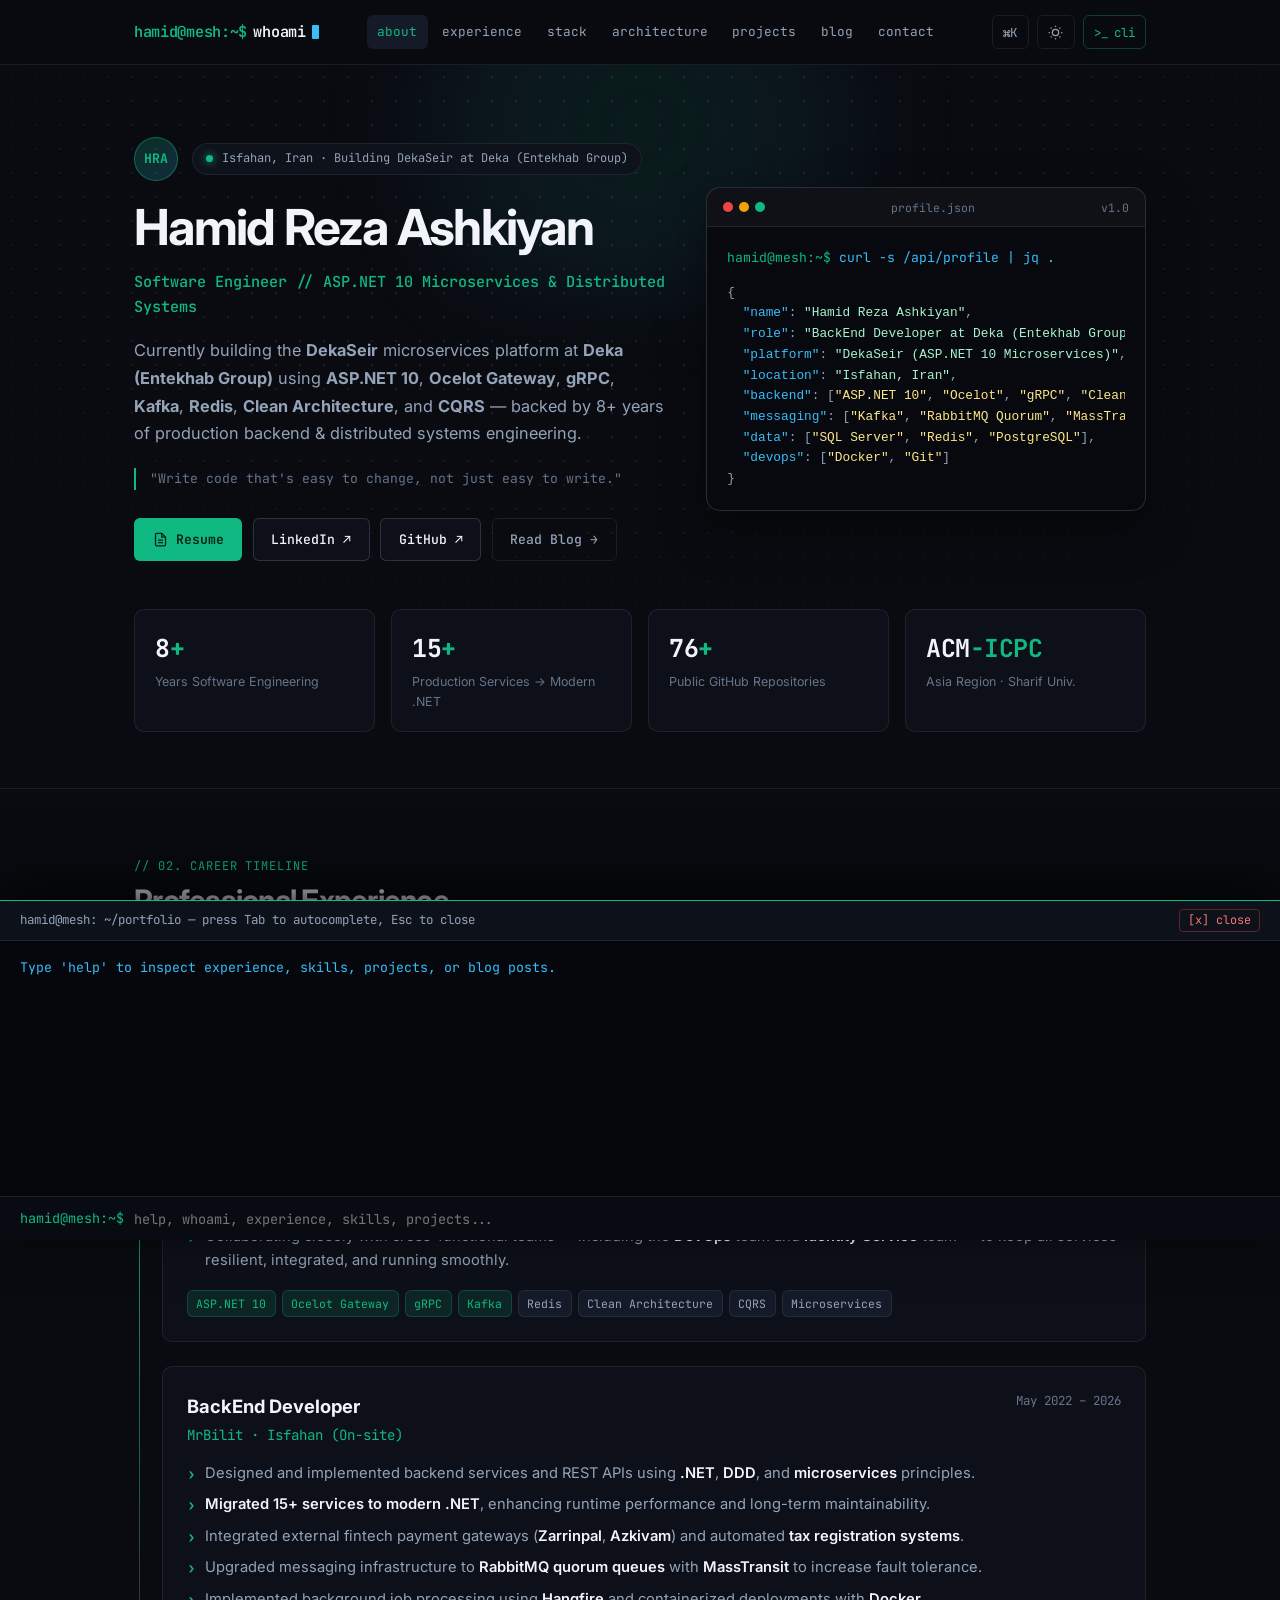
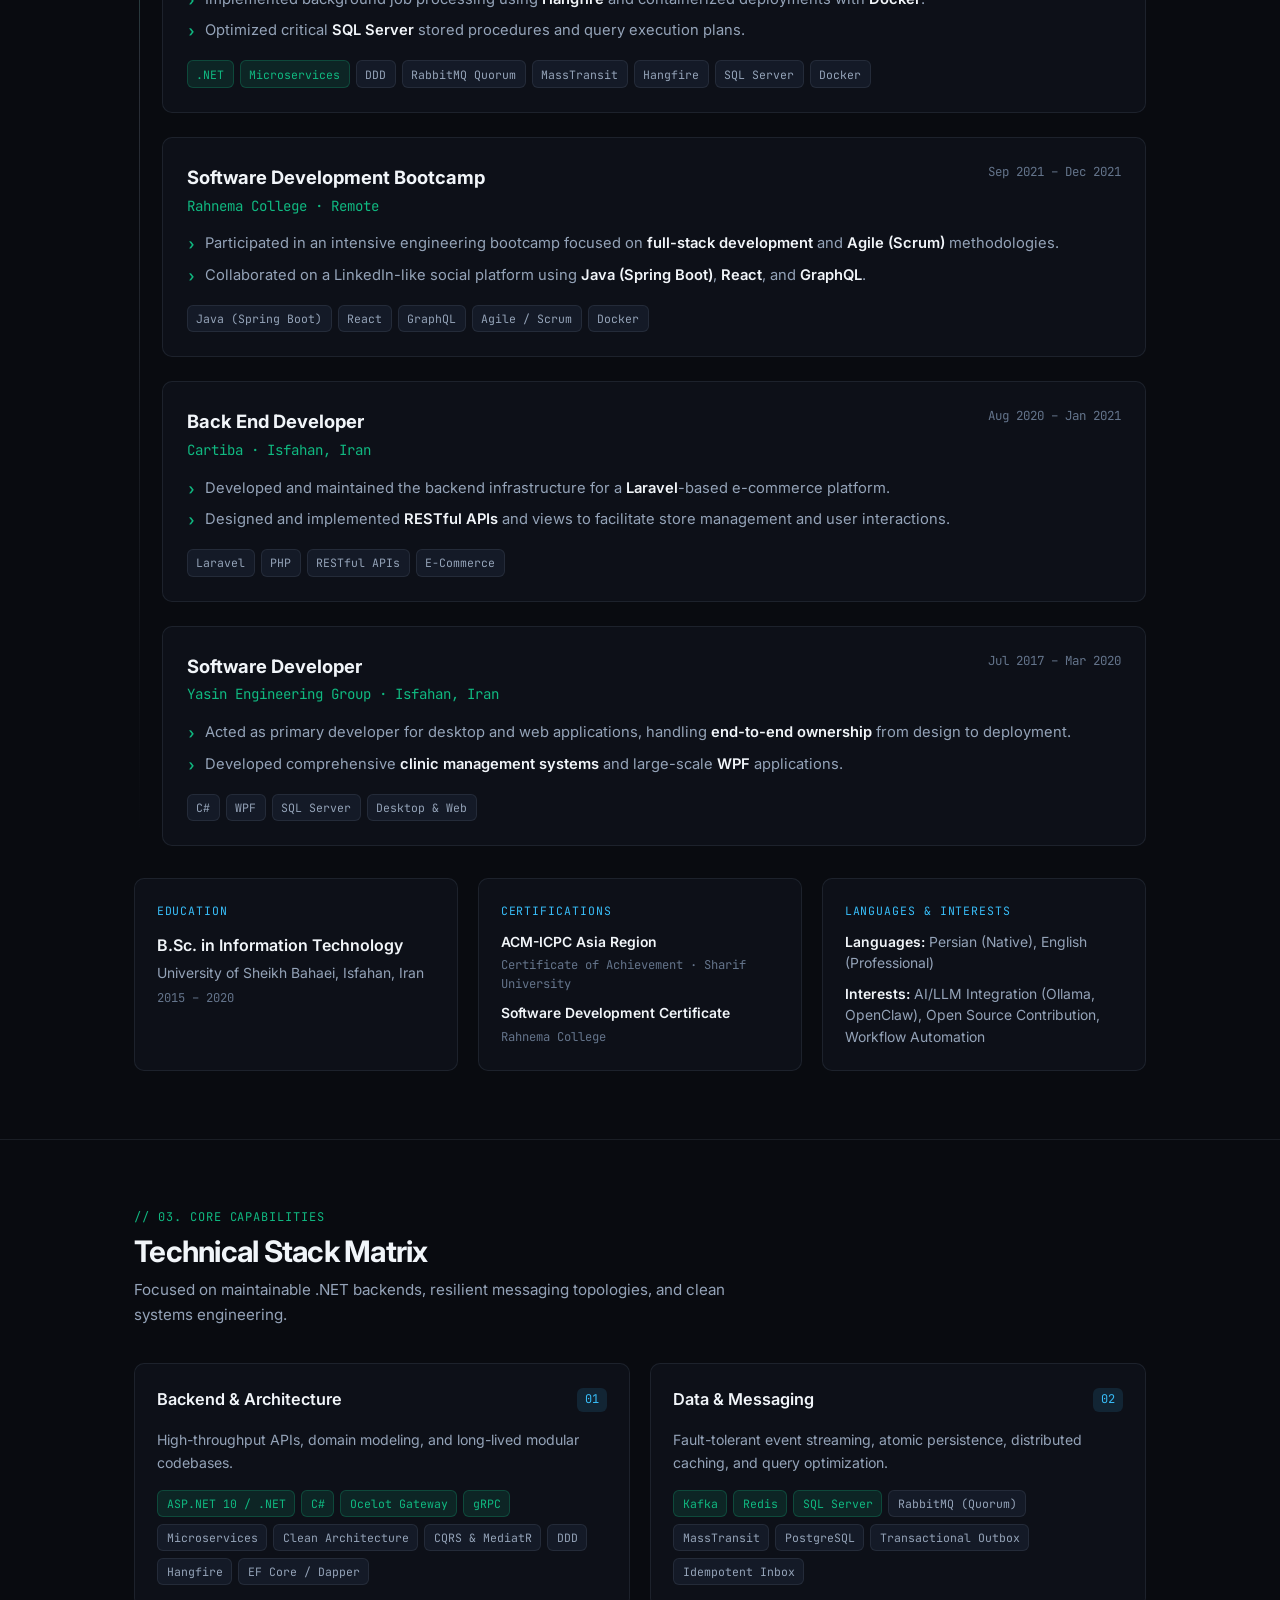
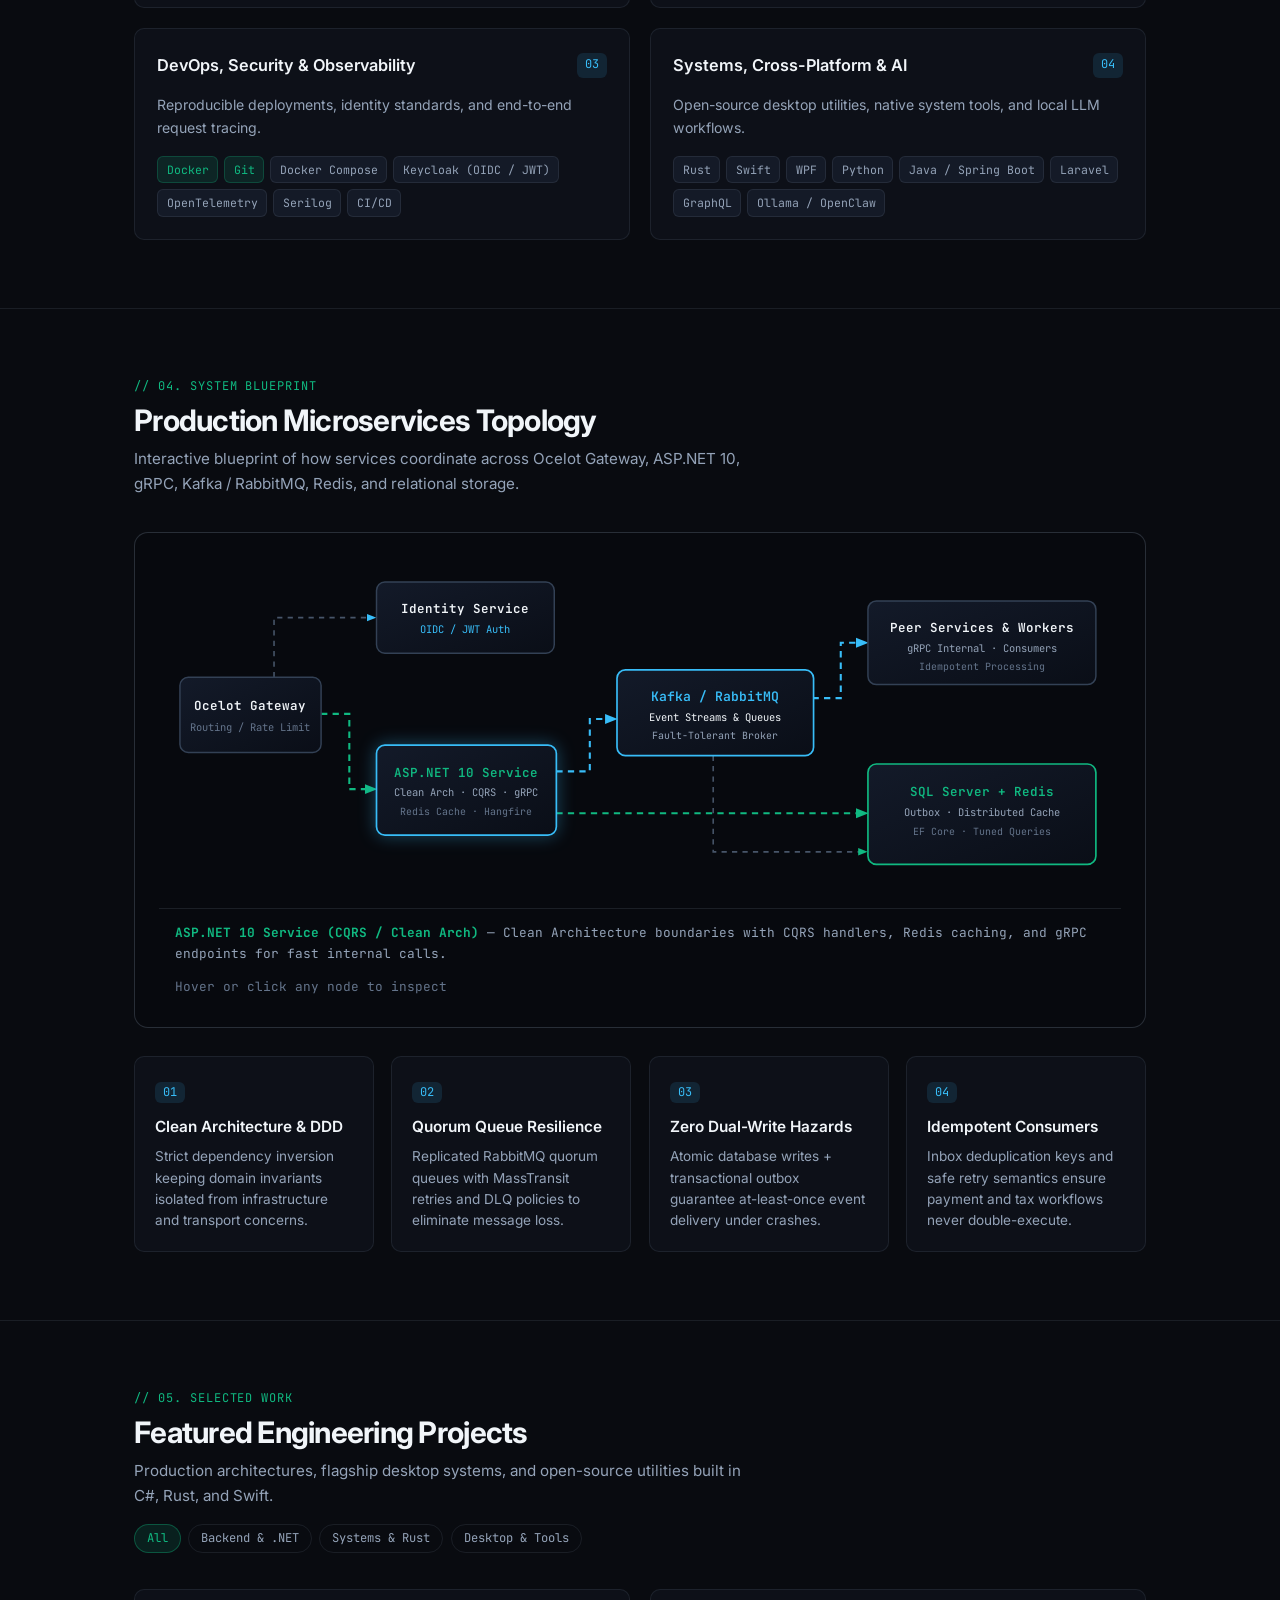
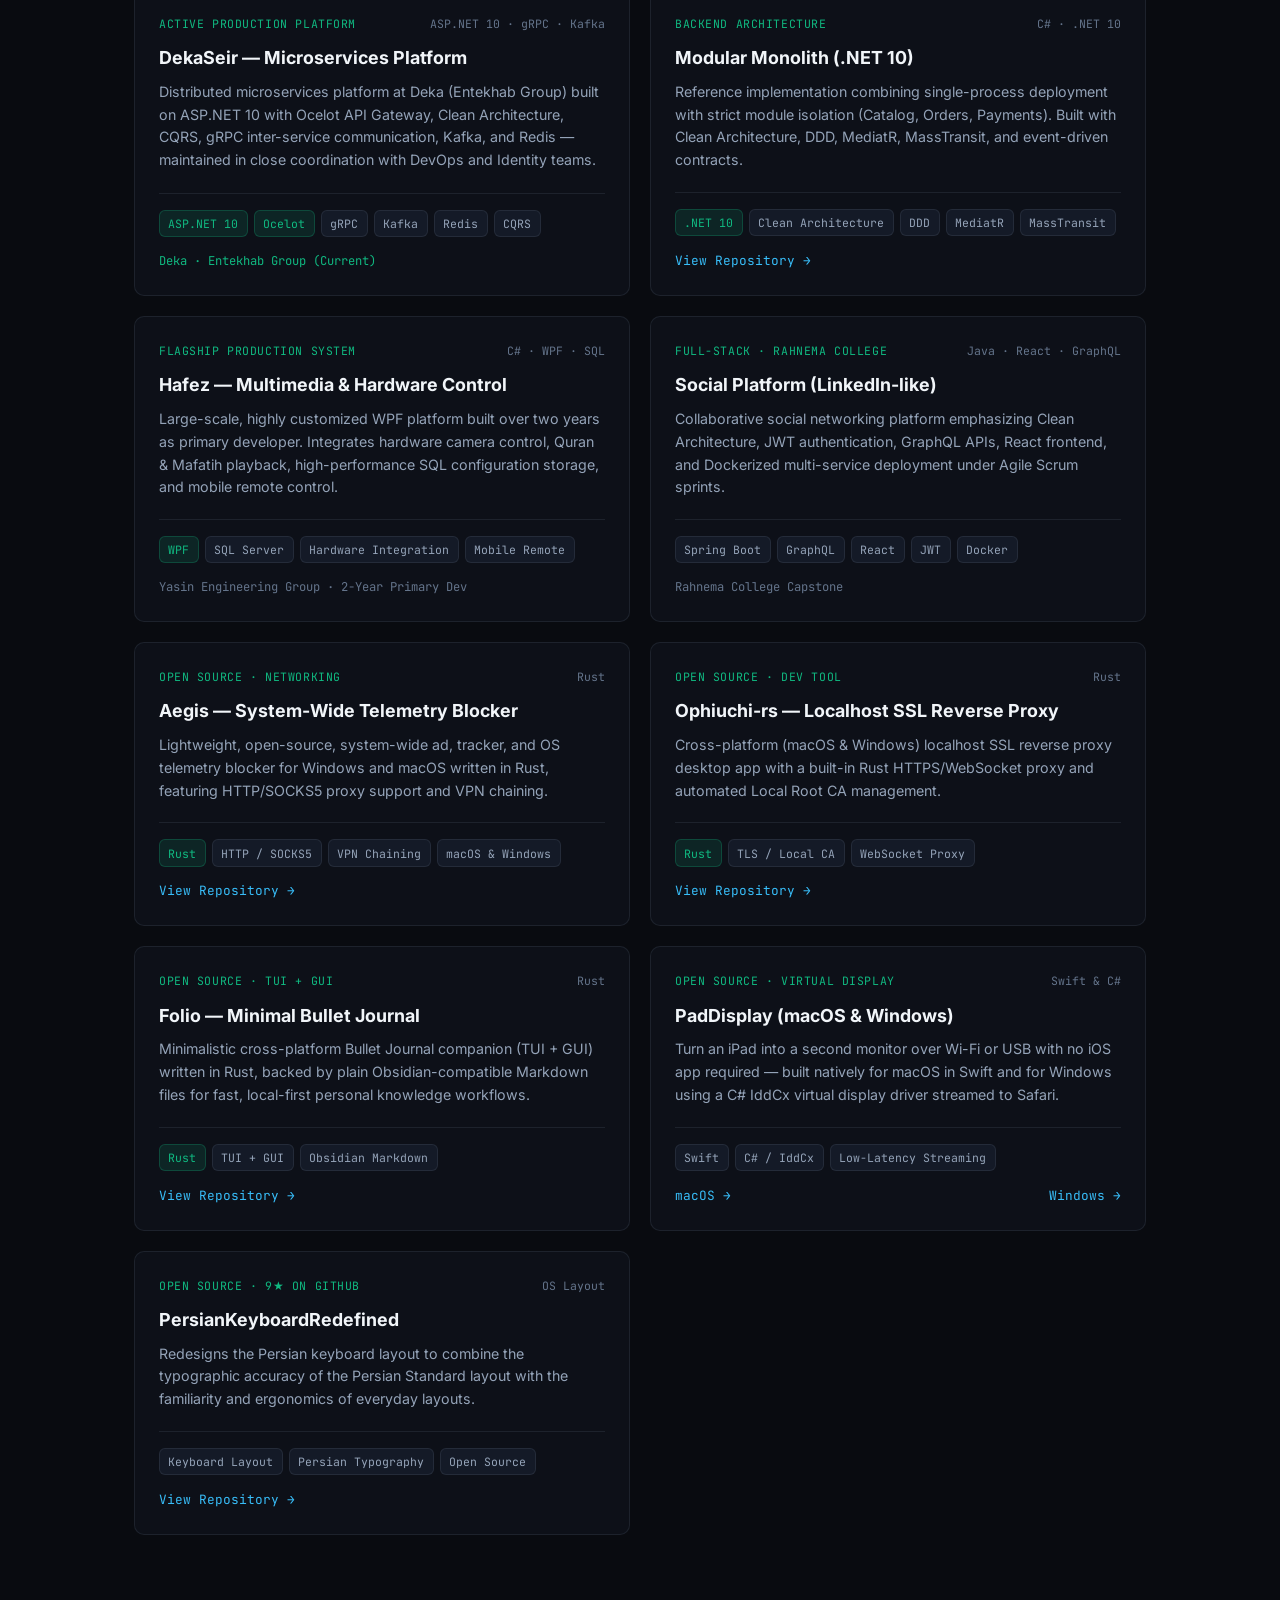
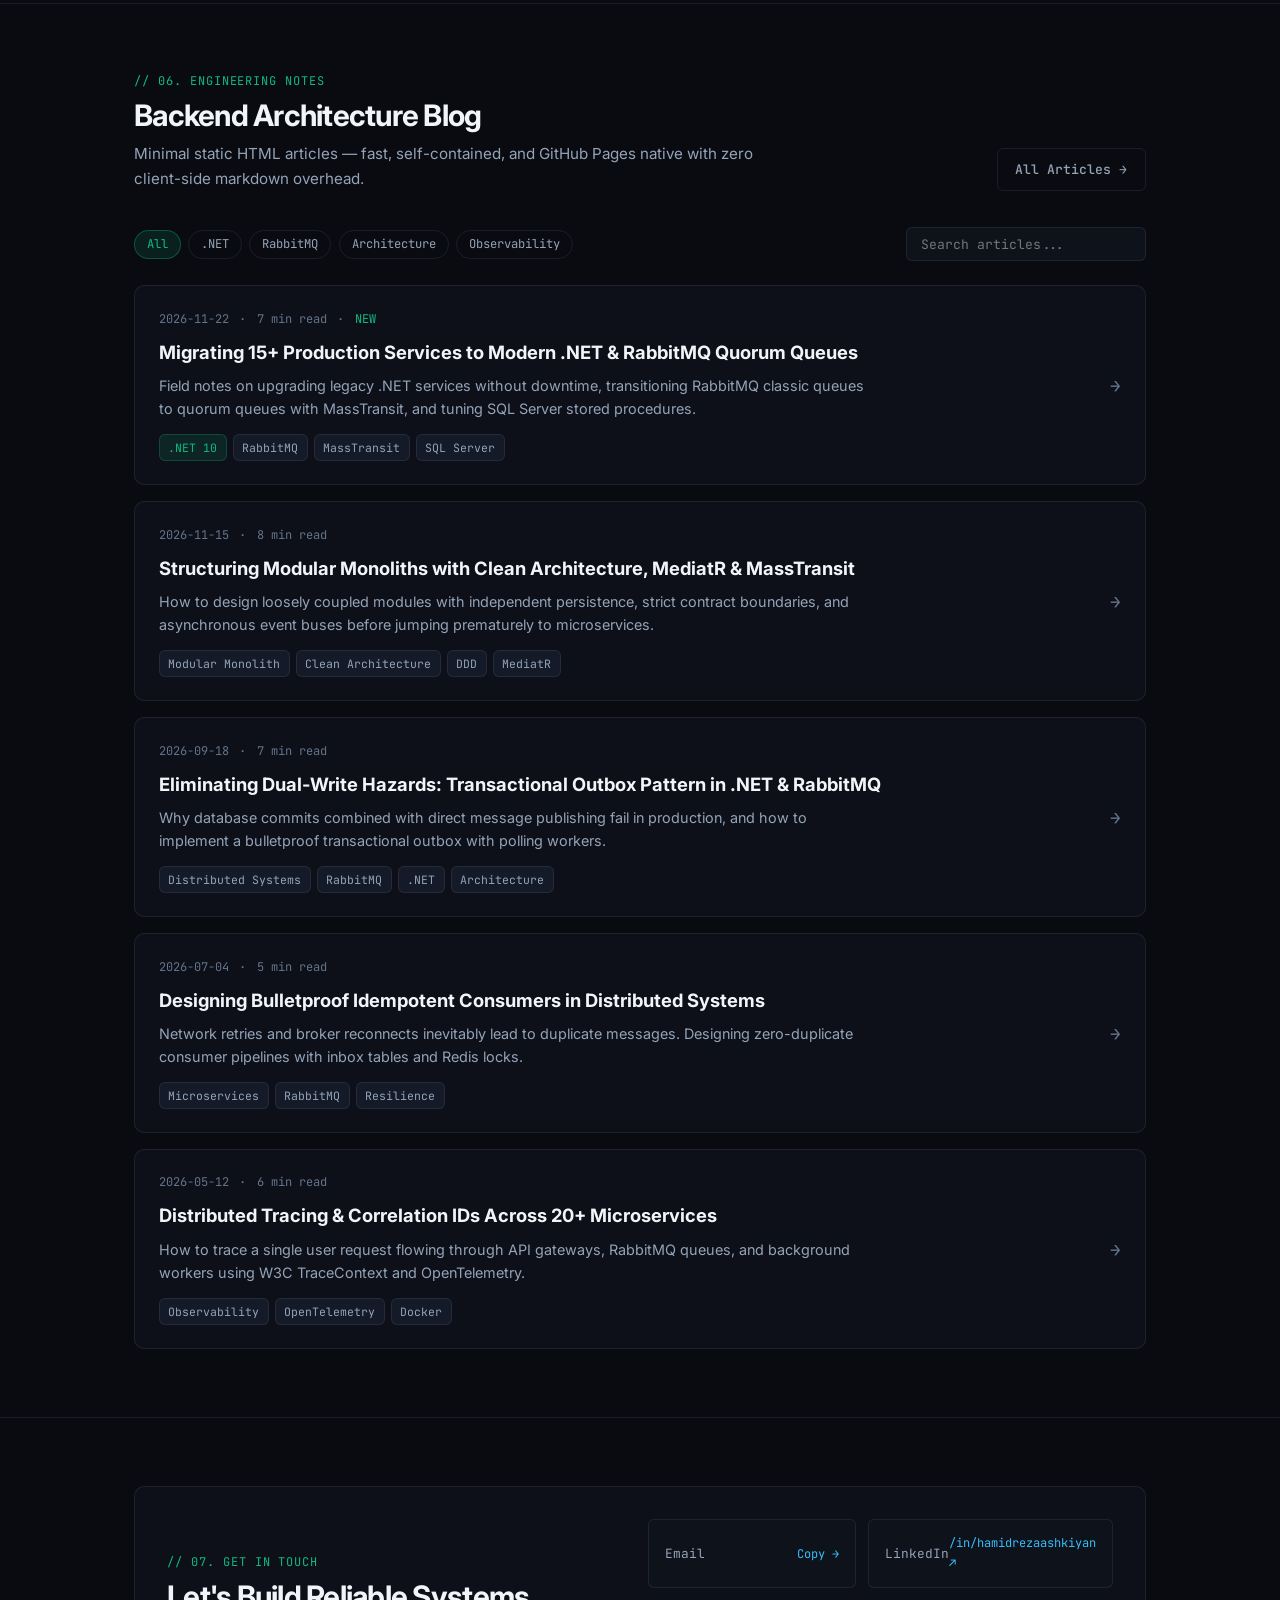
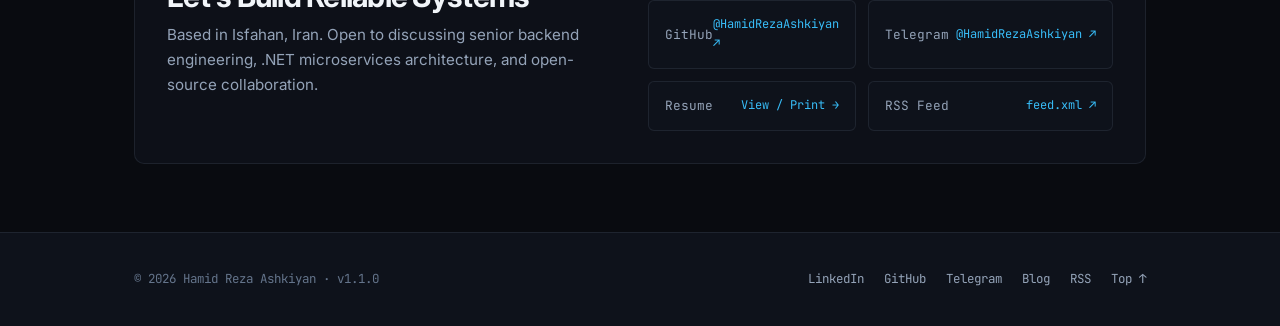
<file: index.html>
<!DOCTYPE html>
<html lang="en">
<head>
  <meta charset="UTF-8">
  <meta name="viewport" content="width=device-width, initial-scale=1.0">
  <title>Hamid Reza Ashkiyan — Software Engineer (.NET, Distributed Systems)</title>
  <meta name="description" content="Hamid Reza Ashkiyan — Software Engineer specialized in .NET microservices at scale, DDD, Clean Architecture, RabbitMQ quorum queues, MassTransit, SQL Server, and fintech payment systems.">
  <meta property="og:title" content="Hamid Reza Ashkiyan — Software Engineer">
  <meta property="og:description" content="Specialized in .NET 10 microservices at scale, migrating legacy systems, and building resilient distributed backends.">
  <meta property="og:type" content="website">
  <meta property="og:url" content="https://hamidrezaashkiyan.github.io/">
  <meta property="og:image" content="https://hamidrezaashkiyan.github.io/assets/og-card.png">
  <meta name="twitter:card" content="summary_large_image">
  <meta name="twitter:title" content="Hamid Reza Ashkiyan — Software Engineer">
  <meta name="twitter:description" content="Specialized in .NET 10 microservices at scale, RabbitMQ quorum queues, MassTransit, and fintech backends.">
  <meta name="twitter:image" content="https://hamidrezaashkiyan.github.io/assets/og-card.png">
  <link rel="icon" type="image/svg+xml" href="assets/favicon.svg">
  <link rel="alternate" type="application/rss+xml" title="Hamid Reza Ashkiyan — Engineering Blog" href="feed.xml">
  <link rel="canonical" href="https://hamidrezaashkiyan.github.io/">
  <link rel="stylesheet" href="css/style.css">
  <link rel="preconnect" href="https://fonts.googleapis.com">
  <link rel="preconnect" href="https://fonts.gstatic.com" crossorigin>
  <link href="https://fonts.googleapis.com/css2?family=Inter:wght@400;500;600;700&family=JetBrains+Mono:wght@400;500;600;700&display=swap" rel="stylesheet">
  <script type="application/ld+json">
  {
    "@context": "https://schema.org",
    "@type": "Person",
    "name": "Hamid Reza Ashkiyan",
    "jobTitle": "Software Engineer",
    "url": "https://hamidrezaashkiyan.github.io/",
    "email": "mailto:hamidrezaashkiyan@gmail.com",
    "address": {
      "@type": "PostalAddress",
      "addressLocality": "Isfahan",
      "addressCountry": "IR"
    },
    "worksFor": {
      "@type": "Organization",
      "name": "Deka (Entekhab Group)"
    },
    "alumniOf": {
      "@type": "CollegeOrUniversity",
      "name": "University of Sheikh Bahaei"
    },
    "sameAs": [
      "https://www.linkedin.com/in/hamidrezaashkiyan/",
      "https://github.com/HamidRezaAshkiyan",
      "https://t.me/HamidRezaAshkiyan"
    ],
    "knowsAbout": [
      "ASP.NET 10", ".NET", "C#", "Microservices", "Ocelot", "gRPC", "Kafka", "Redis",
      "CQRS", "Domain-Driven Design", "Clean Architecture", "MediatR", "MassTransit",
      "RabbitMQ", "SQL Server", "Hangfire", "Docker", "Rust"
    ]
  }
  </script>
</head>
<body>

  <!-- Reading / Scroll Progress -->
  <div class="scroll-progress" aria-hidden="true"></div>

  <!-- Site Header -->
  <header class="site-header">
    <div class="container header-inner">
      <a href="#about" class="logo-link" aria-label="Hamid Reza Ashkiyan Home">
        <span class="logo-prompt">hamid@mesh:~$</span>
        <span>whoami</span>
        <span class="logo-cursor" aria-hidden="true"></span>
      </a>

      <nav class="main-nav" aria-label="Primary Navigation">
        <a href="#about" class="nav-link active">about</a>
        <a href="#experience" class="nav-link">experience</a>
        <a href="#stack" class="nav-link">stack</a>
        <a href="#architecture" class="nav-link">architecture</a>
        <a href="#projects" class="nav-link">projects</a>
        <a href="#blog" class="nav-link">blog</a>
        <a href="#contact" class="nav-link">contact</a>
      </nav>

      <div class="header-actions">
        <button id="btn-cmdk-toggle" class="icon-btn" title="Open Command Palette (Cmd/Ctrl + K)" aria-label="Open Command Palette">
          <span>⌘K</span>
        </button>
        <button id="btn-theme-toggle" class="icon-btn" title="Toggle theme" aria-label="Toggle theme"></button>
        <button id="btn-terminal-toggle" class="icon-btn accent" title="Press ` key to open terminal">
          <span>&gt;_</span> cli
        </button>
        <button id="btn-mobile-menu" class="icon-btn mobile-menu-btn" aria-label="Toggle navigation menu" aria-expanded="false">
          <svg viewBox="0 0 24 24" width="16" height="16" fill="none" stroke="currentColor" stroke-width="2">
            <line x1="3" y1="6" x2="21" y2="6"/>
            <line x1="3" y1="12" x2="21" y2="12"/>
            <line x1="3" y1="18" x2="21" y2="18"/>
          </svg>
        </button>
      </div>
    </div>

    <!-- Mobile Navigation Drawer -->
    <nav id="mobile-nav" class="mobile-nav" aria-label="Mobile Navigation">
      <a href="#about" class="nav-link">01. about</a>
      <a href="#experience" class="nav-link">02. experience</a>
      <a href="#stack" class="nav-link">03. stack</a>
      <a href="#architecture" class="nav-link">04. architecture</a>
      <a href="#projects" class="nav-link">05. projects</a>
      <a href="#blog" class="nav-link">06. blog</a>
      <a href="#contact" class="nav-link">07. contact</a>
    </nav>
  </header>

  <main>

    <!-- 01. HERO SECTION -->
    <section id="about" class="hero-section">
      <div class="hero-bg-grid" aria-hidden="true"></div>
      <div class="hero-glow" aria-hidden="true"></div>

      <div class="container hero-inner">
        <div class="hero-grid">
          <div>
            <div class="hero-identity">
              <div class="hero-avatar" aria-hidden="true">HRA</div>
              <div class="status-pill">
                <span class="status-dot" aria-hidden="true"></span>
                <span>Isfahan, Iran · Building DekaSeir at Deka (Entekhab Group)</span>
              </div>
            </div>

            <h1 class="hero-title">Hamid Reza Ashkiyan</h1>
            <div class="hero-role">Software Engineer // ASP.NET 10 Microservices &amp; Distributed Systems</div>

            <p class="hero-summary">
              Currently building the <strong>DekaSeir</strong> microservices platform at <strong>Deka (Entekhab Group)</strong> using <strong>ASP.NET 10</strong>, <strong>Ocelot Gateway</strong>, <strong>gRPC</strong>, <strong>Kafka</strong>, <strong>Redis</strong>, <strong>Clean Architecture</strong>, and <strong>CQRS</strong> — backed by 8+ years of production backend &amp; distributed systems engineering.
            </p>

            <blockquote class="hero-quote">
              "Write code that's easy to change, not just easy to write."
            </blockquote>

            <div class="btn-group">
              <a href="resume.html" class="btn btn-primary">
                <svg viewBox="0 0 24 24" fill="none" stroke="currentColor" stroke-width="2"><path d="M14 2H6a2 2 0 0 0-2 2v16a2 2 0 0 0 2 2h12a2 2 0 0 0 2-2V8z"/><polyline points="14 2 14 8 20 8"/><line x1="16" y1="13" x2="8" y2="13"/><line x1="16" y1="17" x2="8" y2="17"/></svg>
                Resume
              </a>
              <a href="https://www.linkedin.com/in/hamidrezaashkiyan/" target="_blank" rel="noopener" class="btn btn-outline">
                LinkedIn &nearr;
              </a>
              <a href="https://github.com/HamidRezaAshkiyan" target="_blank" rel="noopener" class="btn btn-outline">
                GitHub &nearr;
              </a>
              <a href="#blog" class="btn btn-ghost">
                Read Blog &rarr;
              </a>
            </div>
          </div>

          <!-- Minimal Terminal Profile Card -->
          <div class="hero-terminal-card">
            <div class="card-topbar">
              <div class="window-dots" aria-hidden="true">
                <span class="dot-red"></span>
                <span class="dot-yellow"></span>
                <span class="dot-green"></span>
              </div>
              <span>profile.json</span>
              <span>v1.0</span>
            </div>
            <div class="terminal-content">
              <div class="terminal-cmd">
                <span class="prompt-user">hamid@mesh:~$</span> curl -s /api/profile | jq .
              </div>
              <pre class="json-output"><code>{
  <span class="json-key">"name"</span>: <span class="json-str">"Hamid Reza Ashkiyan"</span>,
  <span class="json-key">"role"</span>: <span class="json-str">"BackEnd Developer at Deka (Entekhab Group)"</span>,
  <span class="json-key">"platform"</span>: <span class="json-str">"DekaSeir (ASP.NET 10 Microservices)"</span>,
  <span class="json-key">"location"</span>: <span class="json-str">"Isfahan, Iran"</span>,
  <span class="json-key">"backend"</span>: [<span class="json-arr">"ASP.NET 10"</span>, <span class="json-arr">"Ocelot"</span>, <span class="json-arr">"gRPC"</span>, <span class="json-arr">"Clean Arch"</span>, <span class="json-arr">"CQRS"</span>, <span class="json-arr">"DDD"</span>],
  <span class="json-key">"messaging"</span>: [<span class="json-arr">"Kafka"</span>, <span class="json-arr">"RabbitMQ Quorum"</span>, <span class="json-arr">"MassTransit"</span>],
  <span class="json-key">"data"</span>: [<span class="json-arr">"SQL Server"</span>, <span class="json-arr">"Redis"</span>, <span class="json-arr">"PostgreSQL"</span>],
  <span class="json-key">"devops"</span>: [<span class="json-arr">"Docker"</span>, <span class="json-arr">"Git"</span>]
}</code></pre>
            </div>
          </div>
        </div>

        <!-- Key Metrics Strip -->
        <div class="metrics-strip">
          <div class="metric-card">
            <span class="metric-num">8<span>+</span></span>
            <span class="metric-label">Years Software Engineering</span>
          </div>
          <div class="metric-card">
            <span class="metric-num">15<span>+</span></span>
            <span class="metric-label">Production Services → Modern .NET</span>
          </div>
          <div class="metric-card">
            <span class="metric-num">76<span>+</span></span>
            <span class="metric-label">Public GitHub Repositories</span>
          </div>
          <div class="metric-card">
            <span class="metric-num">ACM<span>-ICPC</span></span>
            <span class="metric-label">Asia Region · Sharif Univ.</span>
          </div>
        </div>
      </div>
    </section>

    <!-- 02. EXPERIENCE & CREDENTIALS -->
    <section id="experience" class="content-section">
      <div class="container">
        <div class="section-header" data-reveal>
          <div>
            <span class="section-tag">// 02. Career Timeline</span>
            <h2 class="section-title">Professional Experience</h2>
            <p class="section-desc">End-to-end engineering across high-traffic travel fintech, e-commerce backends, and large-scale desktop systems.</p>
          </div>
        </div>

        <div class="timeline">
          <!-- Deka / Entekhab Group -->
          <article class="timeline-item current spotlight-card" data-reveal>
            <span class="timeline-dot" aria-hidden="true"></span>
            <div class="exp-header">
              <div>
                <h3 class="exp-role">BackEnd Developer — DekaSeir Platform</h3>
                <div class="exp-company">Deka (Sub-brand of Entekhab Group) · Isfahan</div>
              </div>
              <div class="exp-meta">
                <span class="exp-badge">Current</span>
                <span>Present</span>
              </div>
            </div>
            <ul class="exp-bullets">
              <li>Building <strong>DekaSeir</strong>, a distributed <strong>ASP.NET 10</strong> microservices platform fronted by an <strong>Ocelot API Gateway</strong>.</li>
              <li>Architecting services with <strong>Clean Architecture</strong> and <strong>CQRS</strong>, using <strong>gRPC</strong> for low-latency inter-service communication, <strong>Kafka</strong> for event streaming, and <strong>Redis</strong> for distributed caching.</li>
              <li>Owning ongoing codebase health, database maintenance, and production reliability across core services.</li>
              <li>Collaborating closely with cross-functional teams — including the <strong>DevOps</strong> team and <strong>Identity Service</strong> team — to keep all services resilient, integrated, and running smoothly.</li>
            </ul>
            <div class="tag-row">
              <span class="tech-tag accent">ASP.NET 10</span>
              <span class="tech-tag accent">Ocelot Gateway</span>
              <span class="tech-tag accent">gRPC</span>
              <span class="tech-tag accent">Kafka</span>
              <span class="tech-tag">Redis</span>
              <span class="tech-tag">Clean Architecture</span>
              <span class="tech-tag">CQRS</span>
              <span class="tech-tag">Microservices</span>
            </div>
          </article>

          <!-- MrBilit -->
          <article class="timeline-item spotlight-card" data-reveal>
            <span class="timeline-dot" aria-hidden="true"></span>
            <div class="exp-header">
              <div>
                <h3 class="exp-role">BackEnd Developer</h3>
                <div class="exp-company">MrBilit · Isfahan (On-site)</div>
              </div>
              <div class="exp-meta">
                <span>May 2022 – 2026</span>
              </div>
            </div>
            <ul class="exp-bullets">
              <li>Designed and implemented backend services and REST APIs using <strong>.NET</strong>, <strong>DDD</strong>, and <strong>microservices</strong> principles.</li>
              <li><strong>Migrated 15+ services to modern .NET</strong>, enhancing runtime performance and long-term maintainability.</li>
              <li>Integrated external fintech payment gateways (<strong>Zarrinpal</strong>, <strong>Azkivam</strong>) and automated <strong>tax registration systems</strong>.</li>
              <li>Upgraded messaging infrastructure to <strong>RabbitMQ quorum queues</strong> with <strong>MassTransit</strong> to increase fault tolerance.</li>
              <li>Implemented background job processing using <strong>Hangfire</strong> and containerized deployments with <strong>Docker</strong>.</li>
              <li>Optimized critical <strong>SQL Server</strong> stored procedures and query execution plans.</li>
            </ul>
            <div class="tag-row">
              <span class="tech-tag accent">.NET</span>
              <span class="tech-tag accent">Microservices</span>
              <span class="tech-tag">DDD</span>
              <span class="tech-tag">RabbitMQ Quorum</span>
              <span class="tech-tag">MassTransit</span>
              <span class="tech-tag">Hangfire</span>
              <span class="tech-tag">SQL Server</span>
              <span class="tech-tag">Docker</span>
            </div>
          </article>

          <!-- Rahnema College -->
          <article class="timeline-item spotlight-card" data-reveal>
            <span class="timeline-dot" aria-hidden="true"></span>
            <div class="exp-header">
              <div>
                <h3 class="exp-role">Software Development Bootcamp</h3>
                <div class="exp-company">Rahnema College · Remote</div>
              </div>
              <div class="exp-meta">
                <span>Sep 2021 – Dec 2021</span>
              </div>
            </div>
            <ul class="exp-bullets">
              <li>Participated in an intensive engineering bootcamp focused on <strong>full-stack development</strong> and <strong>Agile (Scrum)</strong> methodologies.</li>
              <li>Collaborated on a LinkedIn-like social platform using <strong>Java (Spring Boot)</strong>, <strong>React</strong>, and <strong>GraphQL</strong>.</li>
            </ul>
            <div class="tag-row">
              <span class="tech-tag">Java (Spring Boot)</span>
              <span class="tech-tag">React</span>
              <span class="tech-tag">GraphQL</span>
              <span class="tech-tag">Agile / Scrum</span>
              <span class="tech-tag">Docker</span>
            </div>
          </article>

          <!-- Cartiba -->
          <article class="timeline-item spotlight-card" data-reveal>
            <span class="timeline-dot" aria-hidden="true"></span>
            <div class="exp-header">
              <div>
                <h3 class="exp-role">Back End Developer</h3>
                <div class="exp-company">Cartiba · Isfahan, Iran</div>
              </div>
              <div class="exp-meta">
                <span>Aug 2020 – Jan 2021</span>
              </div>
            </div>
            <ul class="exp-bullets">
              <li>Developed and maintained the backend infrastructure for a <strong>Laravel</strong>-based e-commerce platform.</li>
              <li>Designed and implemented <strong>RESTful APIs</strong> and views to facilitate store management and user interactions.</li>
            </ul>
            <div class="tag-row">
              <span class="tech-tag">Laravel</span>
              <span class="tech-tag">PHP</span>
              <span class="tech-tag">RESTful APIs</span>
              <span class="tech-tag">E-Commerce</span>
            </div>
          </article>

          <!-- Yasin Engineering Group -->
          <article class="timeline-item spotlight-card" data-reveal>
            <span class="timeline-dot" aria-hidden="true"></span>
            <div class="exp-header">
              <div>
                <h3 class="exp-role">Software Developer</h3>
                <div class="exp-company">Yasin Engineering Group · Isfahan, Iran</div>
              </div>
              <div class="exp-meta">
                <span>Jul 2017 – Mar 2020</span>
              </div>
            </div>
            <ul class="exp-bullets">
              <li>Acted as primary developer for desktop and web applications, handling <strong>end-to-end ownership</strong> from design to deployment.</li>
              <li>Developed comprehensive <strong>clinic management systems</strong> and large-scale <strong>WPF</strong> applications.</li>
            </ul>
            <div class="tag-row">
              <span class="tech-tag">C#</span>
              <span class="tech-tag">WPF</span>
              <span class="tech-tag">SQL Server</span>
              <span class="tech-tag">Desktop &amp; Web</span>
            </div>
          </article>
        </div>

        <!-- Education, Certifications, Languages & Interests -->
        <div class="credentials-grid" data-reveal>
          <div class="cred-card spotlight-card">
            <span class="cred-label">Education</span>
            <h3>B.Sc. in Information Technology</h3>
            <p>University of Sheikh Bahaei, Isfahan, Iran</p>
            <span class="cred-sub">2015 – 2020</span>
          </div>

          <div class="cred-card spotlight-card">
            <span class="cred-label">Certifications</span>
            <ul class="cred-list">
              <li>
                <strong>ACM-ICPC Asia Region</strong>
                <span class="cred-sub">Certificate of Achievement · Sharif University</span>
              </li>
              <li>
                <strong>Software Development Certificate</strong>
                <span class="cred-sub">Rahnema College</span>
              </li>
            </ul>
          </div>

          <div class="cred-card spotlight-card">
            <span class="cred-label">Languages &amp; Interests</span>
            <ul class="cred-list">
              <li><strong>Languages:</strong> Persian (Native), English (Professional)</li>
              <li><strong>Interests:</strong> AI/LLM Integration (Ollama, OpenClaw), Open Source Contribution, Workflow Automation</li>
            </ul>
          </div>
        </div>
      </div>
    </section>

    <!-- 03. TECHNICAL STACK MATRIX -->
    <section id="stack" class="content-section">
      <div class="container">
        <div class="section-header" data-reveal>
          <div>
            <span class="section-tag">// 03. Core Capabilities</span>
            <h2 class="section-title">Technical Stack Matrix</h2>
            <p class="section-desc">Focused on maintainable .NET backends, resilient messaging topologies, and clean systems engineering.</p>
          </div>
        </div>

        <div class="stack-grid" data-reveal>
          <div class="stack-card spotlight-card">
            <div class="stack-card-head">
              <h3>Backend &amp; Architecture</h3>
              <span class="p-num">01</span>
            </div>
            <p>High-throughput APIs, domain modeling, and long-lived modular codebases.</p>
            <div class="tag-row">
              <span class="tech-tag accent">ASP.NET 10 / .NET</span>
              <span class="tech-tag accent">C#</span>
              <span class="tech-tag accent">Ocelot Gateway</span>
              <span class="tech-tag accent">gRPC</span>
              <span class="tech-tag">Microservices</span>
              <span class="tech-tag">Clean Architecture</span>
              <span class="tech-tag">CQRS &amp; MediatR</span>
              <span class="tech-tag">DDD</span>
              <span class="tech-tag">Hangfire</span>
              <span class="tech-tag">EF Core / Dapper</span>
            </div>
          </div>

          <div class="stack-card spotlight-card">
            <div class="stack-card-head">
              <h3>Data &amp; Messaging</h3>
              <span class="p-num">02</span>
            </div>
            <p>Fault-tolerant event streaming, atomic persistence, distributed caching, and query optimization.</p>
            <div class="tag-row">
              <span class="tech-tag accent">Kafka</span>
              <span class="tech-tag accent">Redis</span>
              <span class="tech-tag accent">SQL Server</span>
              <span class="tech-tag">RabbitMQ (Quorum)</span>
              <span class="tech-tag">MassTransit</span>
              <span class="tech-tag">PostgreSQL</span>
              <span class="tech-tag">Transactional Outbox</span>
              <span class="tech-tag">Idempotent Inbox</span>
            </div>
          </div>

          <div class="stack-card spotlight-card">
            <div class="stack-card-head">
              <h3>DevOps, Security &amp; Observability</h3>
              <span class="p-num">03</span>
            </div>
            <p>Reproducible deployments, identity standards, and end-to-end request tracing.</p>
            <div class="tag-row">
              <span class="tech-tag accent">Docker</span>
              <span class="tech-tag accent">Git</span>
              <span class="tech-tag">Docker Compose</span>
              <span class="tech-tag">Keycloak (OIDC / JWT)</span>
              <span class="tech-tag">OpenTelemetry</span>
              <span class="tech-tag">Serilog</span>
              <span class="tech-tag">CI/CD</span>
            </div>
          </div>

          <div class="stack-card spotlight-card">
            <div class="stack-card-head">
              <h3>Systems, Cross-Platform &amp; AI</h3>
              <span class="p-num">04</span>
            </div>
            <p>Open-source desktop utilities, native system tools, and local LLM workflows.</p>
            <div class="tag-row">
              <span class="tech-tag">Rust</span>
              <span class="tech-tag">Swift</span>
              <span class="tech-tag">WPF</span>
              <span class="tech-tag">Python</span>
              <span class="tech-tag">Java / Spring Boot</span>
              <span class="tech-tag">Laravel</span>
              <span class="tech-tag">GraphQL</span>
              <span class="tech-tag">Ollama / OpenClaw</span>
            </div>
          </div>
        </div>
      </div>
    </section>

    <!-- 04. DISTRIBUTED ARCHITECTURE -->
    <section id="architecture" class="content-section">
      <div class="container">
        <div class="section-header" data-reveal>
          <div>
            <span class="section-tag">// 04. System Blueprint</span>
            <h2 class="section-title">Production Microservices Topology</h2>
            <p class="section-desc">Interactive blueprint of how services coordinate across Ocelot Gateway, ASP.NET 10, gRPC, Kafka / RabbitMQ, Redis, and relational storage.</p>
          </div>
        </div>

        <div class="arch-diagram-wrapper" data-reveal>
          <svg class="arch-svg" viewBox="0 0 920 320" xmlns="http://www.w3.org/2000/svg" role="img" aria-label="Distributed Microservices Architecture Diagram">
            <defs>
              <linearGradient id="nodeGrad" x1="0" y1="0" x2="1" y2="1">
                <stop offset="0%" stop-color="#131a29"/>
                <stop offset="100%" stop-color="#0a0e17"/>
              </linearGradient>
              <marker id="arr-green" viewBox="0 0 10 10" refX="7" refY="5" markerWidth="6" markerHeight="6" orient="auto-start-reverse">
                <path d="M 0 1 L 10 5 L 0 9 z" fill="#10b981"/>
              </marker>
              <marker id="arr-cyan" viewBox="0 0 10 10" refX="7" refY="5" markerWidth="6" markerHeight="6" orient="auto-start-reverse">
                <path d="M 0 1 L 10 5 L 0 9 z" fill="#38bdf8"/>
              </marker>
            </defs>

            <!-- Flow Paths (Animated) -->
            <path d="M 110 115 L 110 58 L 205 58" fill="none" stroke="#475569" stroke-width="1.5" class="flow-line-slow" marker-end="url(#arr-cyan)"/>
            <path d="M 155 150 L 182 150 L 182 222 L 205 222" fill="none" stroke="#10b981" stroke-width="2" class="flow-line" marker-end="url(#arr-green)"/>
            <path d="M 380 245 L 675 245" fill="none" stroke="#10b981" stroke-width="2" class="flow-line" marker-end="url(#arr-green)"/>
            <path d="M 380 205 L 412 205 L 412 155 L 435 155" fill="none" stroke="#38bdf8" stroke-width="2" class="flow-line" marker-end="url(#arr-cyan)"/>
            <path d="M 625 135 L 652 135 L 652 82 L 675 82" fill="none" stroke="#38bdf8" stroke-width="2" class="flow-line" marker-end="url(#arr-cyan)"/>
            <path d="M 530 190 L 530 282 L 675 282" fill="none" stroke="#475569" stroke-width="1.5" class="flow-line-slow" marker-end="url(#arr-green)"/>

            <!-- Node 1: Gateway -->
            <g class="arch-node" tabindex="0" data-title="Ocelot API Gateway" data-detail="Unified edge routing, TLS termination, rate limiting, and request aggregation across ASP.NET 10 microservices.">
              <rect x="20" y="115" width="135" height="72" rx="8" fill="url(#nodeGrad)" stroke="#334155" stroke-width="1.4"/>
              <text x="87" y="146" fill="#f1f5f9" font-family="'JetBrains Mono', monospace" font-size="12" text-anchor="middle" font-weight="600">Ocelot Gateway</text>
              <text x="87" y="166" fill="#64748b" font-family="'JetBrains Mono', monospace" font-size="10" text-anchor="middle">Routing / Rate Limit</text>
            </g>

            <!-- Node 2: Auth -->
            <g class="arch-node" tabindex="0" data-title="Identity Service" data-detail="Centralized OIDC / JWT authentication and authorization coordinated with the Identity Service team.">
              <rect x="208" y="24" width="170" height="68" rx="8" fill="url(#nodeGrad)" stroke="#334155" stroke-width="1.4"/>
              <text x="293" y="54" fill="#f1f5f9" font-family="'JetBrains Mono', monospace" font-size="12" text-anchor="middle" font-weight="600">Identity Service</text>
              <text x="293" y="73" fill="#38bdf8" font-family="'JetBrains Mono', monospace" font-size="10" text-anchor="middle">OIDC / JWT Auth</text>
            </g>

            <!-- Node 3: Core ASP.NET 10 Service -->
            <g class="arch-node active" tabindex="0" data-title="ASP.NET 10 Service (CQRS / Clean Arch)" data-detail="Clean Architecture boundaries with CQRS handlers, Redis caching, and gRPC endpoints for fast internal calls.">
              <rect x="208" y="180" width="172" height="86" rx="8" fill="url(#nodeGrad)" stroke="#10b981" stroke-width="1.6"/>
              <text x="294" y="210" fill="#10b981" font-family="'JetBrains Mono', monospace" font-size="12" text-anchor="middle" font-weight="600">ASP.NET 10 Service</text>
              <text x="294" y="229" fill="#94a3b8" font-family="'JetBrains Mono', monospace" font-size="10" text-anchor="middle">Clean Arch · CQRS · gRPC</text>
              <text x="294" y="247" fill="#64748b" font-family="'JetBrains Mono', monospace" font-size="9.5" text-anchor="middle">Redis Cache · Hangfire</text>
            </g>

            <!-- Node 4: Event Broker -->
            <g class="arch-node" tabindex="0" data-title="Kafka &amp; RabbitMQ Event Bus" data-detail="High-throughput Kafka streams and Raft-replicated RabbitMQ quorum queues for fault-tolerant asynchronous messaging.">
              <rect x="438" y="108" width="188" height="82" rx="8" fill="url(#nodeGrad)" stroke="#38bdf8" stroke-width="1.6"/>
              <text x="532" y="138" fill="#38bdf8" font-family="'JetBrains Mono', monospace" font-size="12.5" text-anchor="middle" font-weight="600">Kafka / RabbitMQ</text>
              <text x="532" y="157" fill="#f1f5f9" font-family="'JetBrains Mono', monospace" font-size="10" text-anchor="middle">Event Streams &amp; Queues</text>
              <text x="532" y="174" fill="#94a3b8" font-family="'JetBrains Mono', monospace" font-size="9.5" text-anchor="middle">Fault-Tolerant Broker</text>
            </g>

            <!-- Node 5: Internal gRPC & Event Consumers -->
            <g class="arch-node" tabindex="0" data-title="Internal Microservices &amp; Workers" data-detail="Peer services communicating over gRPC and idempotent Kafka/MassTransit consumers for payments, bookings, and notifications.">
              <rect x="678" y="42" width="218" height="80" rx="8" fill="url(#nodeGrad)" stroke="#334155" stroke-width="1.4"/>
              <text x="787" y="72" fill="#f1f5f9" font-family="'JetBrains Mono', monospace" font-size="12" text-anchor="middle" font-weight="600">Peer Services &amp; Workers</text>
              <text x="787" y="91" fill="#94a3b8" font-family="'JetBrains Mono', monospace" font-size="10" text-anchor="middle">gRPC Internal · Consumers</text>
              <text x="787" y="108" fill="#64748b" font-family="'JetBrains Mono', monospace" font-size="9.5" text-anchor="middle">Idempotent Processing</text>
            </g>

            <!-- Node 6: Database & Redis -->
            <g class="arch-node" tabindex="0" data-title="SQL Server / Postgres + Redis" data-detail="ACID persistence with Transactional Outbox, tuned queries &amp; stored procedures, paired with Redis caching.">
              <rect x="678" y="198" width="218" height="96" rx="8" fill="url(#nodeGrad)" stroke="#10b981" stroke-width="1.6"/>
              <text x="787" y="229" fill="#10b981" font-family="'JetBrains Mono', monospace" font-size="12" text-anchor="middle" font-weight="600">SQL Server + Redis</text>
              <text x="787" y="248" fill="#94a3b8" font-family="'JetBrains Mono', monospace" font-size="10" text-anchor="middle">Outbox · Distributed Cache</text>
              <text x="787" y="266" fill="#64748b" font-family="'JetBrains Mono', monospace" font-size="9.5" text-anchor="middle">EF Core · Tuned Queries</text>
            </g>
          </svg>

          <div class="arch-inspector">
            <span id="arch-inspector-text"><strong>ASP.NET 10 Service (CQRS / Clean Arch)</strong> — Clean Architecture boundaries with CQRS handlers, Redis caching, and gRPC endpoints for fast internal calls.</span>
            <span style="color:#64748b;">Hover or click any node to inspect</span>
          </div>
        </div>

        <div class="principles-grid" data-reveal>
          <div class="principle-card spotlight-card">
            <span class="p-num">01</span>
            <h3>Clean Architecture &amp; DDD</h3>
            <p>Strict dependency inversion keeping domain invariants isolated from infrastructure and transport concerns.</p>
          </div>
          <div class="principle-card spotlight-card">
            <span class="p-num">02</span>
            <h3>Quorum Queue Resilience</h3>
            <p>Replicated RabbitMQ quorum queues with MassTransit retries and DLQ policies to eliminate message loss.</p>
          </div>
          <div class="principle-card spotlight-card">
            <span class="p-num">03</span>
            <h3>Zero Dual-Write Hazards</h3>
            <p>Atomic database writes + transactional outbox guarantee at-least-once event delivery under crashes.</p>
          </div>
          <div class="principle-card spotlight-card">
            <span class="p-num">04</span>
            <h3>Idempotent Consumers</h3>
            <p>Inbox deduplication keys and safe retry semantics ensure payment and tax workflows never double-execute.</p>
          </div>
        </div>
      </div>
    </section>

    <!-- 05. PROJECTS SECTION -->
    <section id="projects" class="content-section">
      <div class="container">
        <div class="section-header" data-reveal>
          <div>
            <span class="section-tag">// 05. Selected Work</span>
            <h2 class="section-title">Featured Engineering Projects</h2>
            <p class="section-desc">Production architectures, flagship desktop systems, and open-source utilities built in C#, Rust, and Swift.</p>
          </div>

          <div id="project-filters" class="filter-bar" role="group" aria-label="Filter projects">
            <button class="filter-btn active" data-filter="all">All</button>
            <button class="filter-btn" data-filter="backend">Backend &amp; .NET</button>
            <button class="filter-btn" data-filter="systems">Systems &amp; Rust</button>
            <button class="filter-btn" data-filter="desktop">Desktop &amp; Tools</button>
          </div>
        </div>

        <div class="projects-grid">
          <!-- DekaSeir -->
          <article class="project-card spotlight-card" data-category="backend" data-reveal>
            <div>
              <div class="project-meta">
                <span class="project-category">Active Production Platform</span>
                <span class="project-lang">ASP.NET 10 · gRPC · Kafka</span>
              </div>
              <h3 class="project-title">DekaSeir — Microservices Platform</h3>
              <p class="project-desc">
                Distributed microservices platform at Deka (Entekhab Group) built on ASP.NET 10 with Ocelot API Gateway, Clean Architecture, CQRS, gRPC inter-service communication, Kafka, and Redis — maintained in close coordination with DevOps and Identity teams.
              </p>
            </div>
            <div class="project-bottom">
              <div class="tag-row">
                <span class="tech-tag accent">ASP.NET 10</span>
                <span class="tech-tag accent">Ocelot</span>
                <span class="tech-tag">gRPC</span>
                <span class="tech-tag">Kafka</span>
                <span class="tech-tag">Redis</span>
                <span class="tech-tag">CQRS</span>
              </div>
              <div class="project-links">
                <span style="font-family:var(--font-mono);font-size:0.76rem;color:var(--accent-green);">Deka · Entekhab Group (Current)</span>
              </div>
            </div>
          </article>

          <!-- ModularMonolith -->
          <article class="project-card spotlight-card" data-category="backend" data-reveal>
            <div>
              <div class="project-meta">
                <span class="project-category">Backend Architecture</span>
                <span class="project-lang">C# · .NET 10</span>
              </div>
              <h3 class="project-title">Modular Monolith (.NET 10)</h3>
              <p class="project-desc">
                Reference implementation combining single-process deployment with strict module isolation (Catalog, Orders, Payments). Built with Clean Architecture, DDD, MediatR, MassTransit, and event-driven contracts.
              </p>
            </div>
            <div class="project-bottom">
              <div class="tag-row">
                <span class="tech-tag accent">.NET 10</span>
                <span class="tech-tag">Clean Architecture</span>
                <span class="tech-tag">DDD</span>
                <span class="tech-tag">MediatR</span>
                <span class="tech-tag">MassTransit</span>
              </div>
              <div class="project-links">
                <a href="https://github.com/HamidRezaAshkiyan/ModularMonolith" target="_blank" rel="noopener">View Repository &rarr;</a>
              </div>
            </div>
          </article>

          <!-- Hafez -->
          <article class="project-card spotlight-card" data-category="desktop" data-reveal>
            <div>
              <div class="project-meta">
                <span class="project-category">Flagship Production System</span>
                <span class="project-lang">C# · WPF · SQL</span>
              </div>
              <h3 class="project-title">Hafez — Multimedia &amp; Hardware Control</h3>
              <p class="project-desc">
                Large-scale, highly customized WPF platform built over two years as primary developer. Integrates hardware camera control, Quran &amp; Mafatih playback, high-performance SQL configuration storage, and mobile remote control.
              </p>
            </div>
            <div class="project-bottom">
              <div class="tag-row">
                <span class="tech-tag accent">WPF</span>
                <span class="tech-tag">SQL Server</span>
                <span class="tech-tag">Hardware Integration</span>
                <span class="tech-tag">Mobile Remote</span>
              </div>
              <div class="project-links">
                <span style="font-family:var(--font-mono);font-size:0.76rem;color:var(--text-muted);">Yasin Engineering Group · 2-Year Primary Dev</span>
              </div>
            </div>
          </article>

          <!-- Social Platform -->
          <article class="project-card spotlight-card" data-category="backend" data-reveal>
            <div>
              <div class="project-meta">
                <span class="project-category">Full-Stack · Rahnema College</span>
                <span class="project-lang">Java · React · GraphQL</span>
              </div>
              <h3 class="project-title">Social Platform (LinkedIn-like)</h3>
              <p class="project-desc">
                Collaborative social networking platform emphasizing Clean Architecture, JWT authentication, GraphQL APIs, React frontend, and Dockerized multi-service deployment under Agile Scrum sprints.
              </p>
            </div>
            <div class="project-bottom">
              <div class="tag-row">
                <span class="tech-tag">Spring Boot</span>
                <span class="tech-tag">GraphQL</span>
                <span class="tech-tag">React</span>
                <span class="tech-tag">JWT</span>
                <span class="tech-tag">Docker</span>
              </div>
              <div class="project-links">
                <span style="font-family:var(--font-mono);font-size:0.76rem;color:var(--text-muted);">Rahnema College Capstone</span>
              </div>
            </div>
          </article>

          <!-- Aegis -->
          <article class="project-card spotlight-card" data-category="systems" data-reveal>
            <div>
              <div class="project-meta">
                <span class="project-category">Open Source · Networking</span>
                <span class="project-lang">Rust</span>
              </div>
              <h3 class="project-title">Aegis — System-Wide Telemetry Blocker</h3>
              <p class="project-desc">
                Lightweight, open-source, system-wide ad, tracker, and OS telemetry blocker for Windows and macOS written in Rust, featuring HTTP/SOCKS5 proxy support and VPN chaining.
              </p>
            </div>
            <div class="project-bottom">
              <div class="tag-row">
                <span class="tech-tag accent">Rust</span>
                <span class="tech-tag">HTTP / SOCKS5</span>
                <span class="tech-tag">VPN Chaining</span>
                <span class="tech-tag">macOS &amp; Windows</span>
              </div>
              <div class="project-links">
                <a href="https://github.com/HamidRezaAshkiyan/aegis" target="_blank" rel="noopener">View Repository &rarr;</a>
              </div>
            </div>
          </article>

          <!-- Ophiuchi-rs -->
          <article class="project-card spotlight-card" data-category="systems" data-reveal>
            <div>
              <div class="project-meta">
                <span class="project-category">Open Source · Dev Tool</span>
                <span class="project-lang">Rust</span>
              </div>
              <h3 class="project-title">Ophiuchi-rs — Localhost SSL Reverse Proxy</h3>
              <p class="project-desc">
                Cross-platform (macOS &amp; Windows) localhost SSL reverse proxy desktop app with a built-in Rust HTTPS/WebSocket proxy and automated Local Root CA management.
              </p>
            </div>
            <div class="project-bottom">
              <div class="tag-row">
                <span class="tech-tag accent">Rust</span>
                <span class="tech-tag">TLS / Local CA</span>
                <span class="tech-tag">WebSocket Proxy</span>
              </div>
              <div class="project-links">
                <a href="https://github.com/HamidRezaAshkiyan/ophiuchi-rs" target="_blank" rel="noopener">View Repository &rarr;</a>
              </div>
            </div>
          </article>

          <!-- Folio -->
          <article class="project-card spotlight-card" data-category="systems" data-reveal>
            <div>
              <div class="project-meta">
                <span class="project-category">Open Source · TUI + GUI</span>
                <span class="project-lang">Rust</span>
              </div>
              <h3 class="project-title">Folio — Minimal Bullet Journal</h3>
              <p class="project-desc">
                Minimalistic cross-platform Bullet Journal companion (TUI + GUI) written in Rust, backed by plain Obsidian-compatible Markdown files for fast, local-first personal knowledge workflows.
              </p>
            </div>
            <div class="project-bottom">
              <div class="tag-row">
                <span class="tech-tag accent">Rust</span>
                <span class="tech-tag">TUI + GUI</span>
                <span class="tech-tag">Obsidian Markdown</span>
              </div>
              <div class="project-links">
                <a href="https://github.com/HamidRezaAshkiyan/folio" target="_blank" rel="noopener">View Repository &rarr;</a>
              </div>
            </div>
          </article>

          <!-- PadDisplay -->
          <article class="project-card spotlight-card" data-category="desktop" data-reveal>
            <div>
              <div class="project-meta">
                <span class="project-category">Open Source · Virtual Display</span>
                <span class="project-lang">Swift &amp; C#</span>
              </div>
              <h3 class="project-title">PadDisplay (macOS &amp; Windows)</h3>
              <p class="project-desc">
                Turn an iPad into a second monitor over Wi-Fi or USB with no iOS app required — built natively for macOS in Swift and for Windows using a C# IddCx virtual display driver streamed to Safari.
              </p>
            </div>
            <div class="project-bottom">
              <div class="tag-row">
                <span class="tech-tag">Swift</span>
                <span class="tech-tag">C# / IddCx</span>
                <span class="tech-tag">Low-Latency Streaming</span>
              </div>
              <div class="project-links">
                <a href="https://github.com/HamidRezaAshkiyan/PadDisplay" target="_blank" rel="noopener">macOS &rarr;</a>
                <a href="https://github.com/HamidRezaAshkiyan/PadDisplay-Windows" target="_blank" rel="noopener">Windows &rarr;</a>
              </div>
            </div>
          </article>

          <!-- PersianKeyboardRedefined -->
          <article class="project-card spotlight-card" data-category="desktop" data-reveal>
            <div>
              <div class="project-meta">
                <span class="project-category">Open Source · 9★ on GitHub</span>
                <span class="project-lang">OS Layout</span>
              </div>
              <h3 class="project-title">PersianKeyboardRedefined</h3>
              <p class="project-desc">
                Redesigns the Persian keyboard layout to combine the typographic accuracy of the Persian Standard layout with the familiarity and ergonomics of everyday layouts.
              </p>
            </div>
            <div class="project-bottom">
              <div class="tag-row">
                <span class="tech-tag">Keyboard Layout</span>
                <span class="tech-tag">Persian Typography</span>
                <span class="tech-tag">Open Source</span>
              </div>
              <div class="project-links">
                <a href="https://github.com/HamidRezaAshkiyan/PersianKeyboardRedefined" target="_blank" rel="noopener">View Repository &rarr;</a>
              </div>
            </div>
          </article>
        </div>
      </div>
    </section>

    <!-- 06. ENGINEERING BLOG (MINIMAL STATIC HTML) -->
    <section id="blog" class="content-section">
      <div class="container">
        <div class="section-header" data-reveal>
          <div>
            <span class="section-tag">// 06. Engineering Notes</span>
            <h2 class="section-title">Backend Architecture Blog</h2>
            <p class="section-desc">Minimal static HTML articles — fast, self-contained, and GitHub Pages native with zero client-side markdown overhead.</p>
          </div>
          <a href="blog/index.html" class="btn btn-ghost">All Articles &rarr;</a>
        </div>

        <div class="blog-controls" data-reveal>
          <div id="blog-filters" class="filter-bar" role="group" aria-label="Filter articles by topic">
            <button class="filter-btn active" data-tag="all">All</button>
            <button class="filter-btn" data-tag=".net">.NET</button>
            <button class="filter-btn" data-tag="rabbitmq">RabbitMQ</button>
            <button class="filter-btn" data-tag="architecture">Architecture</button>
            <button class="filter-btn" data-tag="observability">Observability</button>
          </div>
          <input type="search" id="blog-search" class="blog-search" placeholder="Search articles..." aria-label="Search blog articles">
        </div>

        <div class="blog-list" data-reveal>
          <a href="blog/migrating-15-microservices-to-dotnet-8.html" class="blog-card spotlight-card" data-tags=".net rabbitmq architecture microservices masstransit">
            <div class="blog-card-main">
              <div class="blog-meta">
                <span>2026-11-22</span>
                <span>&middot;</span>
                <span>7 min read</span>
                <span>&middot;</span>
                <span style="color:var(--accent-green);">NEW</span>
              </div>
              <h3 class="blog-title">Migrating 15+ Production Services to Modern .NET &amp; RabbitMQ Quorum Queues</h3>
              <p class="blog-summary">Field notes on upgrading legacy .NET services without downtime, transitioning RabbitMQ classic queues to quorum queues with MassTransit, and tuning SQL Server stored procedures.</p>
              <div class="tag-row">
                <span class="tech-tag accent">.NET 10</span>
                <span class="tech-tag">RabbitMQ</span>
                <span class="tech-tag">MassTransit</span>
                <span class="tech-tag">SQL Server</span>
              </div>
            </div>
            <span class="blog-arrow" aria-hidden="true">&rarr;</span>
          </a>

          <a href="blog/modular-monolith-clean-architecture.html" class="blog-card spotlight-card" data-tags=".net architecture ddd mediatr masstransit">
            <div class="blog-card-main">
              <div class="blog-meta">
                <span>2026-11-15</span>
                <span>&middot;</span>
                <span>8 min read</span>
              </div>
              <h3 class="blog-title">Structuring Modular Monoliths with Clean Architecture, MediatR &amp; MassTransit</h3>
              <p class="blog-summary">How to design loosely coupled modules with independent persistence, strict contract boundaries, and asynchronous event buses before jumping prematurely to microservices.</p>
              <div class="tag-row">
                <span class="tech-tag">Modular Monolith</span>
                <span class="tech-tag">Clean Architecture</span>
                <span class="tech-tag">DDD</span>
                <span class="tech-tag">MediatR</span>
              </div>
            </div>
            <span class="blog-arrow" aria-hidden="true">&rarr;</span>
          </a>

          <a href="blog/transactional-outbox-pattern.html" class="blog-card spotlight-card" data-tags=".net rabbitmq architecture distributed">
            <div class="blog-card-main">
              <div class="blog-meta">
                <span>2026-09-18</span>
                <span>&middot;</span>
                <span>7 min read</span>
              </div>
              <h3 class="blog-title">Eliminating Dual-Write Hazards: Transactional Outbox Pattern in .NET &amp; RabbitMQ</h3>
              <p class="blog-summary">Why database commits combined with direct message publishing fail in production, and how to implement a bulletproof transactional outbox with polling workers.</p>
              <div class="tag-row">
                <span class="tech-tag">Distributed Systems</span>
                <span class="tech-tag">RabbitMQ</span>
                <span class="tech-tag">.NET</span>
                <span class="tech-tag">Architecture</span>
              </div>
            </div>
            <span class="blog-arrow" aria-hidden="true">&rarr;</span>
          </a>

          <a href="blog/idempotent-event-processing.html" class="blog-card spotlight-card" data-tags="rabbitmq architecture microservices resilience">
            <div class="blog-card-main">
              <div class="blog-meta">
                <span>2026-07-04</span>
                <span>&middot;</span>
                <span>5 min read</span>
              </div>
              <h3 class="blog-title">Designing Bulletproof Idempotent Consumers in Distributed Systems</h3>
              <p class="blog-summary">Network retries and broker reconnects inevitably lead to duplicate messages. Designing zero-duplicate consumer pipelines with inbox tables and Redis locks.</p>
              <div class="tag-row">
                <span class="tech-tag">Microservices</span>
                <span class="tech-tag">RabbitMQ</span>
                <span class="tech-tag">Resilience</span>
              </div>
            </div>
            <span class="blog-arrow" aria-hidden="true">&rarr;</span>
          </a>

          <a href="blog/microservices-observability.html" class="blog-card spotlight-card" data-tags="observability opentelemetry docker architecture">
            <div class="blog-card-main">
              <div class="blog-meta">
                <span>2026-05-12</span>
                <span>&middot;</span>
                <span>6 min read</span>
              </div>
              <h3 class="blog-title">Distributed Tracing &amp; Correlation IDs Across 20+ Microservices</h3>
              <p class="blog-summary">How to trace a single user request flowing through API gateways, RabbitMQ queues, and background workers using W3C TraceContext and OpenTelemetry.</p>
              <div class="tag-row">
                <span class="tech-tag">Observability</span>
                <span class="tech-tag">OpenTelemetry</span>
                <span class="tech-tag">Docker</span>
              </div>
            </div>
            <span class="blog-arrow" aria-hidden="true">&rarr;</span>
          </a>
        </div>
      </div>
    </section>

    <!-- 07. CONTACT SECTION -->
    <section id="contact" class="content-section" style="border-bottom: none;">
      <div class="container">
        <div class="contact-box spotlight-card" data-reveal>
          <div>
            <span class="section-tag">// 07. Get In Touch</span>
            <h2 class="section-title">Let's Build Reliable Systems</h2>
            <p class="section-desc">
              Based in Isfahan, Iran. Open to discussing senior backend engineering, .NET microservices architecture, and open-source collaboration.
            </p>
          </div>

          <div class="contact-links-grid">
            <button type="button" class="contact-item" data-copy="hamidrezaashkiyan@gmail.com">
              <span>Email</span>
              <span>Copy &rarr;</span>
            </button>
            <a href="https://www.linkedin.com/in/hamidrezaashkiyan/" target="_blank" rel="noopener" class="contact-item">
              <span>LinkedIn</span>
              <span>/in/hamidrezaashkiyan &nearr;</span>
            </a>
            <a href="https://github.com/HamidRezaAshkiyan" target="_blank" rel="noopener" class="contact-item">
              <span>GitHub</span>
              <span>@HamidRezaAshkiyan &nearr;</span>
            </a>
            <a href="https://t.me/HamidRezaAshkiyan" target="_blank" rel="noopener" class="contact-item">
              <span>Telegram</span>
              <span>@HamidRezaAshkiyan &nearr;</span>
            </a>
            <a href="resume.html" class="contact-item">
              <span>Resume</span>
              <span>View / Print &rarr;</span>
            </a>
            <a href="feed.xml" class="contact-item">
              <span>RSS Feed</span>
              <span>feed.xml &nearr;</span>
            </a>
          </div>
        </div>
      </div>
    </section>

  </main>

  <!-- Interactive Terminal Drawer -->
  <div id="terminal-drawer" class="terminal-drawer" role="dialog" aria-label="Interactive CLI Terminal">
    <div class="terminal-bar">
      <span>hamid@mesh: ~/portfolio — press Tab to autocomplete, Esc to close</span>
      <button id="btn-terminal-close" class="terminal-close-btn">[x] close</button>
    </div>
    <div id="terminal-logs" class="terminal-logs">
      <div class="terminal-line hint">Type 'help' to inspect experience, skills, projects, or blog posts.</div>
    </div>
    <div class="terminal-input-row">
      <span class="terminal-input-prompt">hamid@mesh:~$</span>
      <input type="text" id="terminal-cli-input" class="terminal-cli-input" placeholder="help, whoami, experience, skills, projects..." autocomplete="off" spellcheck="false">
    </div>
  </div>

  <!-- Site Footer -->
  <footer class="site-footer">
    <div class="container footer-inner">
      <div>
        <span>&copy; 2026 Hamid Reza Ashkiyan &middot; v1.1.0</span>
      </div>
      <div class="footer-links">
        <a href="https://www.linkedin.com/in/hamidrezaashkiyan/" target="_blank" rel="noopener">LinkedIn</a>
        <a href="https://github.com/HamidRezaAshkiyan" target="_blank" rel="noopener">GitHub</a>
        <a href="https://t.me/HamidRezaAshkiyan" target="_blank" rel="noopener">Telegram</a>
        <a href="blog/index.html">Blog</a>
        <a href="feed.xml">RSS</a>
        <a href="#about">Top &uarr;</a>
      </div>
    </div>
  </footer>

  <script src="js/main.js"></script>
</body>
</html>
</file>
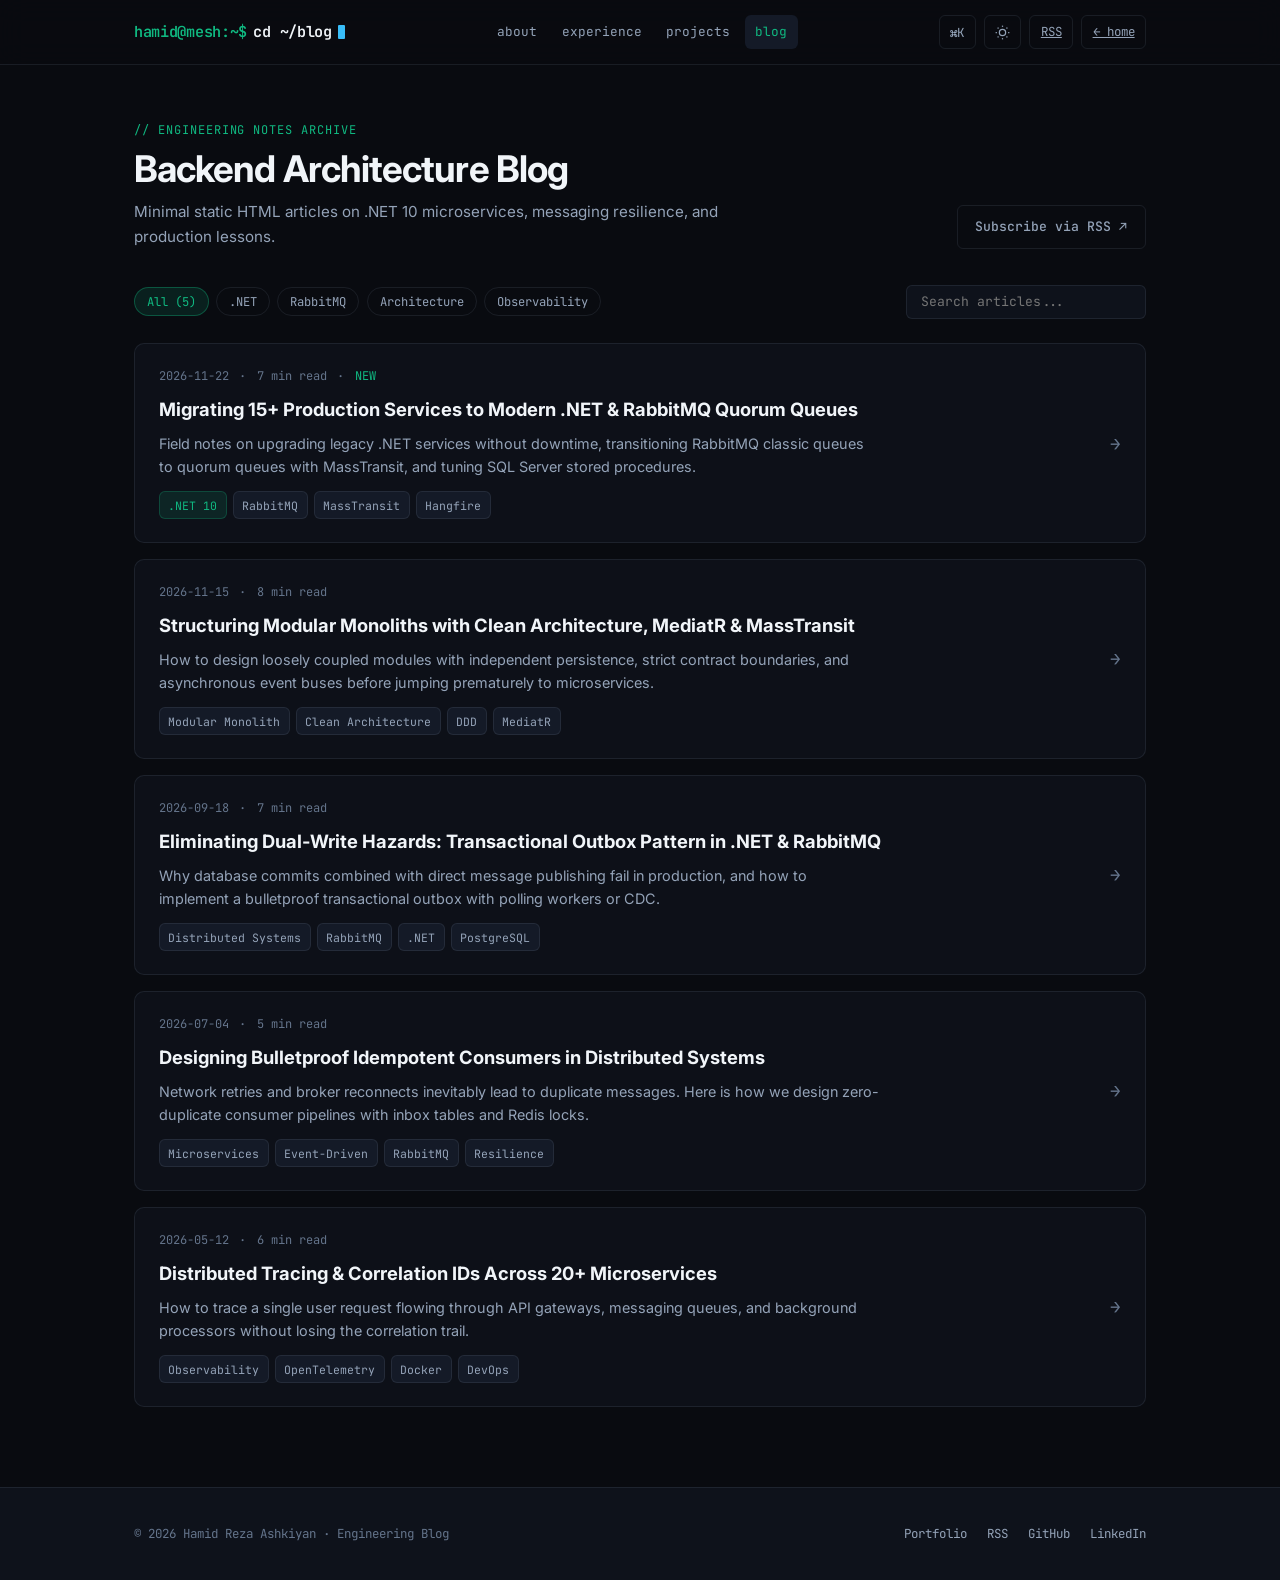
<file: blog/index.html>
<!DOCTYPE html>
<html lang="en">
<head>
  <meta charset="UTF-8">
  <meta name="viewport" content="width=device-width, initial-scale=1.0">
  <title>Engineering Blog — Hamid Reza Ashkiyan</title>
  <meta name="description" content="Backend architecture and distributed systems articles by Hamid Reza Ashkiyan — .NET 10, Clean Architecture, DDD, RabbitMQ Quorum Queues, MassTransit, and SQL Server.">
  <meta property="og:title" content="Engineering Blog — Hamid Reza Ashkiyan">
  <meta property="og:description" content="Minimal static HTML articles on .NET 10 microservices, messaging resilience, and production lessons.">
  <meta property="og:type" content="website">
  <meta property="og:url" content="https://hamidrezaashkiyan.github.io/blog/">
  <meta property="og:image" content="https://hamidrezaashkiyan.github.io/assets/og-card.png">
  <link rel="icon" type="image/svg+xml" href="../assets/favicon.svg">
  <link rel="alternate" type="application/rss+xml" title="Hamid Reza Ashkiyan — Engineering Blog" href="../feed.xml">
  <link rel="canonical" href="https://hamidrezaashkiyan.github.io/blog/">
  <link rel="stylesheet" href="../css/style.css">
  <link rel="preconnect" href="https://fonts.googleapis.com">
  <link rel="preconnect" href="https://fonts.gstatic.com" crossorigin>
  <link href="https://fonts.googleapis.com/css2?family=Inter:wght@400;500;600;700&family=JetBrains+Mono:wght@400;500;600;700&display=swap" rel="stylesheet">
</head>
<body>
  <div class="scroll-progress" aria-hidden="true"></div>

  <header class="site-header">
    <div class="container header-inner">
      <a href="../index.html" class="logo-link">
        <span class="logo-prompt">hamid@mesh:~$</span>
        <span>cd ~/blog</span>
        <span class="logo-cursor" aria-hidden="true"></span>
      </a>
      <nav class="main-nav" aria-label="Blog Navigation">
        <a href="../index.html#about" class="nav-link">about</a>
        <a href="../index.html#experience" class="nav-link">experience</a>
        <a href="../index.html#projects" class="nav-link">projects</a>
        <a href="index.html" class="nav-link active">blog</a>
      </nav>
      <div class="header-actions">
        <button id="btn-cmdk-toggle" class="icon-btn" title="Open Command Palette (Cmd/Ctrl + K)" aria-label="Open Command Palette"><span>⌘K</span></button>
        <button id="btn-theme-toggle" class="icon-btn" title="Toggle theme" aria-label="Toggle theme"></button>
        <a href="../feed.xml" class="icon-btn">RSS</a>
        <a href="../index.html" class="icon-btn">&larr; home</a>
      </div>
    </div>
  </header>

  <main class="container" style="padding: 3.5rem 1.5rem 5rem;">
    <div class="section-header">
      <div>
        <span class="section-tag">// Engineering Notes Archive</span>
        <h1 class="section-title" style="font-size: clamp(1.8rem, 3vw, 2.3rem);">Backend Architecture Blog</h1>
        <p class="section-desc">Minimal static HTML articles on .NET 10 microservices, messaging resilience, and production lessons.</p>
      </div>
      <a href="../feed.xml" class="btn btn-ghost">Subscribe via RSS &nearr;</a>
    </div>

    <div class="blog-controls">
      <div id="blog-filters" class="filter-bar" role="group" aria-label="Filter articles">
        <button class="filter-btn active" data-tag="all">All (5)</button>
        <button class="filter-btn" data-tag=".net">.NET</button>
        <button class="filter-btn" data-tag="rabbitmq">RabbitMQ</button>
        <button class="filter-btn" data-tag="architecture">Architecture</button>
        <button class="filter-btn" data-tag="observability">Observability</button>
      </div>
      <input type="search" id="blog-search" class="blog-search" placeholder="Search articles..." aria-label="Search blog articles">
    </div>

    <div class="blog-list">
      <a href="migrating-15-microservices-to-dotnet-8.html" class="blog-card spotlight-card" data-tags=".net 10 rabbitmq masstransit hangfire sql server">
        <div class="blog-card-main">
          <div class="blog-meta">
            <span>2026-11-22</span>
            <span>&middot;</span>
            <span>7 min read</span>
            <span>&middot;</span>
            <span style="color:var(--accent-green);">NEW</span>
          </div>
          <h2 class="blog-title">Migrating 15+ Production Services to Modern .NET &amp; RabbitMQ Quorum Queues</h2>
          <p class="blog-summary">Field notes on upgrading legacy .NET services without downtime, transitioning RabbitMQ classic queues to quorum queues with MassTransit, and tuning SQL Server stored procedures.</p>
          <div class="tag-row">
            <span class="tech-tag accent">.NET 10</span>
            <span class="tech-tag">RabbitMQ</span>
            <span class="tech-tag">MassTransit</span>
            <span class="tech-tag">Hangfire</span>
          </div>
        </div>
        <span class="blog-arrow" aria-hidden="true">&rarr;</span>
      </a>

      <a href="modular-monolith-clean-architecture.html" class="blog-card spotlight-card" data-tags="modular monolith clean architecture ddd mediatr masstransit">
        <div class="blog-card-main">
          <div class="blog-meta">
            <span>2026-11-15</span>
            <span>&middot;</span>
            <span>8 min read</span>

          </div>
          <h2 class="blog-title">Structuring Modular Monoliths with Clean Architecture, MediatR &amp; MassTransit</h2>
          <p class="blog-summary">How to design loosely coupled modules with independent persistence, strict contract boundaries, and asynchronous event buses before jumping prematurely to microservices.</p>
          <div class="tag-row">
            <span class="tech-tag">Modular Monolith</span>
            <span class="tech-tag">Clean Architecture</span>
            <span class="tech-tag">DDD</span>
            <span class="tech-tag">MediatR</span>
          </div>
        </div>
        <span class="blog-arrow" aria-hidden="true">&rarr;</span>
      </a>

      <a href="transactional-outbox-pattern.html" class="blog-card spotlight-card" data-tags="distributed systems rabbitmq .net postgresql architecture">
        <div class="blog-card-main">
          <div class="blog-meta">
            <span>2026-09-18</span>
            <span>&middot;</span>
            <span>7 min read</span>

          </div>
          <h2 class="blog-title">Eliminating Dual-Write Hazards: Transactional Outbox Pattern in .NET &amp; RabbitMQ</h2>
          <p class="blog-summary">Why database commits combined with direct message publishing fail in production, and how to implement a bulletproof transactional outbox with polling workers or CDC.</p>
          <div class="tag-row">
            <span class="tech-tag">Distributed Systems</span>
            <span class="tech-tag">RabbitMQ</span>
            <span class="tech-tag">.NET</span>
            <span class="tech-tag">PostgreSQL</span>
          </div>
        </div>
        <span class="blog-arrow" aria-hidden="true">&rarr;</span>
      </a>

      <a href="idempotent-event-processing.html" class="blog-card spotlight-card" data-tags="microservices event-driven rabbitmq resilience">
        <div class="blog-card-main">
          <div class="blog-meta">
            <span>2026-07-04</span>
            <span>&middot;</span>
            <span>5 min read</span>

          </div>
          <h2 class="blog-title">Designing Bulletproof Idempotent Consumers in Distributed Systems</h2>
          <p class="blog-summary">Network retries and broker reconnects inevitably lead to duplicate messages. Here is how we design zero-duplicate consumer pipelines with inbox tables and Redis locks.</p>
          <div class="tag-row">
            <span class="tech-tag">Microservices</span>
            <span class="tech-tag">Event-Driven</span>
            <span class="tech-tag">RabbitMQ</span>
            <span class="tech-tag">Resilience</span>
          </div>
        </div>
        <span class="blog-arrow" aria-hidden="true">&rarr;</span>
      </a>

      <a href="microservices-observability.html" class="blog-card spotlight-card" data-tags="observability opentelemetry docker devops">
        <div class="blog-card-main">
          <div class="blog-meta">
            <span>2026-05-12</span>
            <span>&middot;</span>
            <span>6 min read</span>

          </div>
          <h2 class="blog-title">Distributed Tracing &amp; Correlation IDs Across 20+ Microservices</h2>
          <p class="blog-summary">How to trace a single user request flowing through API gateways, messaging queues, and background processors without losing the correlation trail.</p>
          <div class="tag-row">
            <span class="tech-tag">Observability</span>
            <span class="tech-tag">OpenTelemetry</span>
            <span class="tech-tag">Docker</span>
            <span class="tech-tag">DevOps</span>
          </div>
        </div>
        <span class="blog-arrow" aria-hidden="true">&rarr;</span>
      </a>
    </div>
  </main>

  <footer class="site-footer">
    <div class="container footer-inner">
      <span>&copy; 2026 Hamid Reza Ashkiyan &middot; Engineering Blog</span>
      <div class="footer-links">
        <a href="../index.html">Portfolio</a>
        <a href="../feed.xml">RSS</a>
        <a href="https://github.com/HamidRezaAshkiyan" target="_blank" rel="noopener">GitHub</a>
        <a href="https://www.linkedin.com/in/hamidrezaashkiyan/" target="_blank" rel="noopener">LinkedIn</a>
      </div>
    </div>
  </footer>

  <script src="../js/main.js"></script>
</body>
</html>
</file>
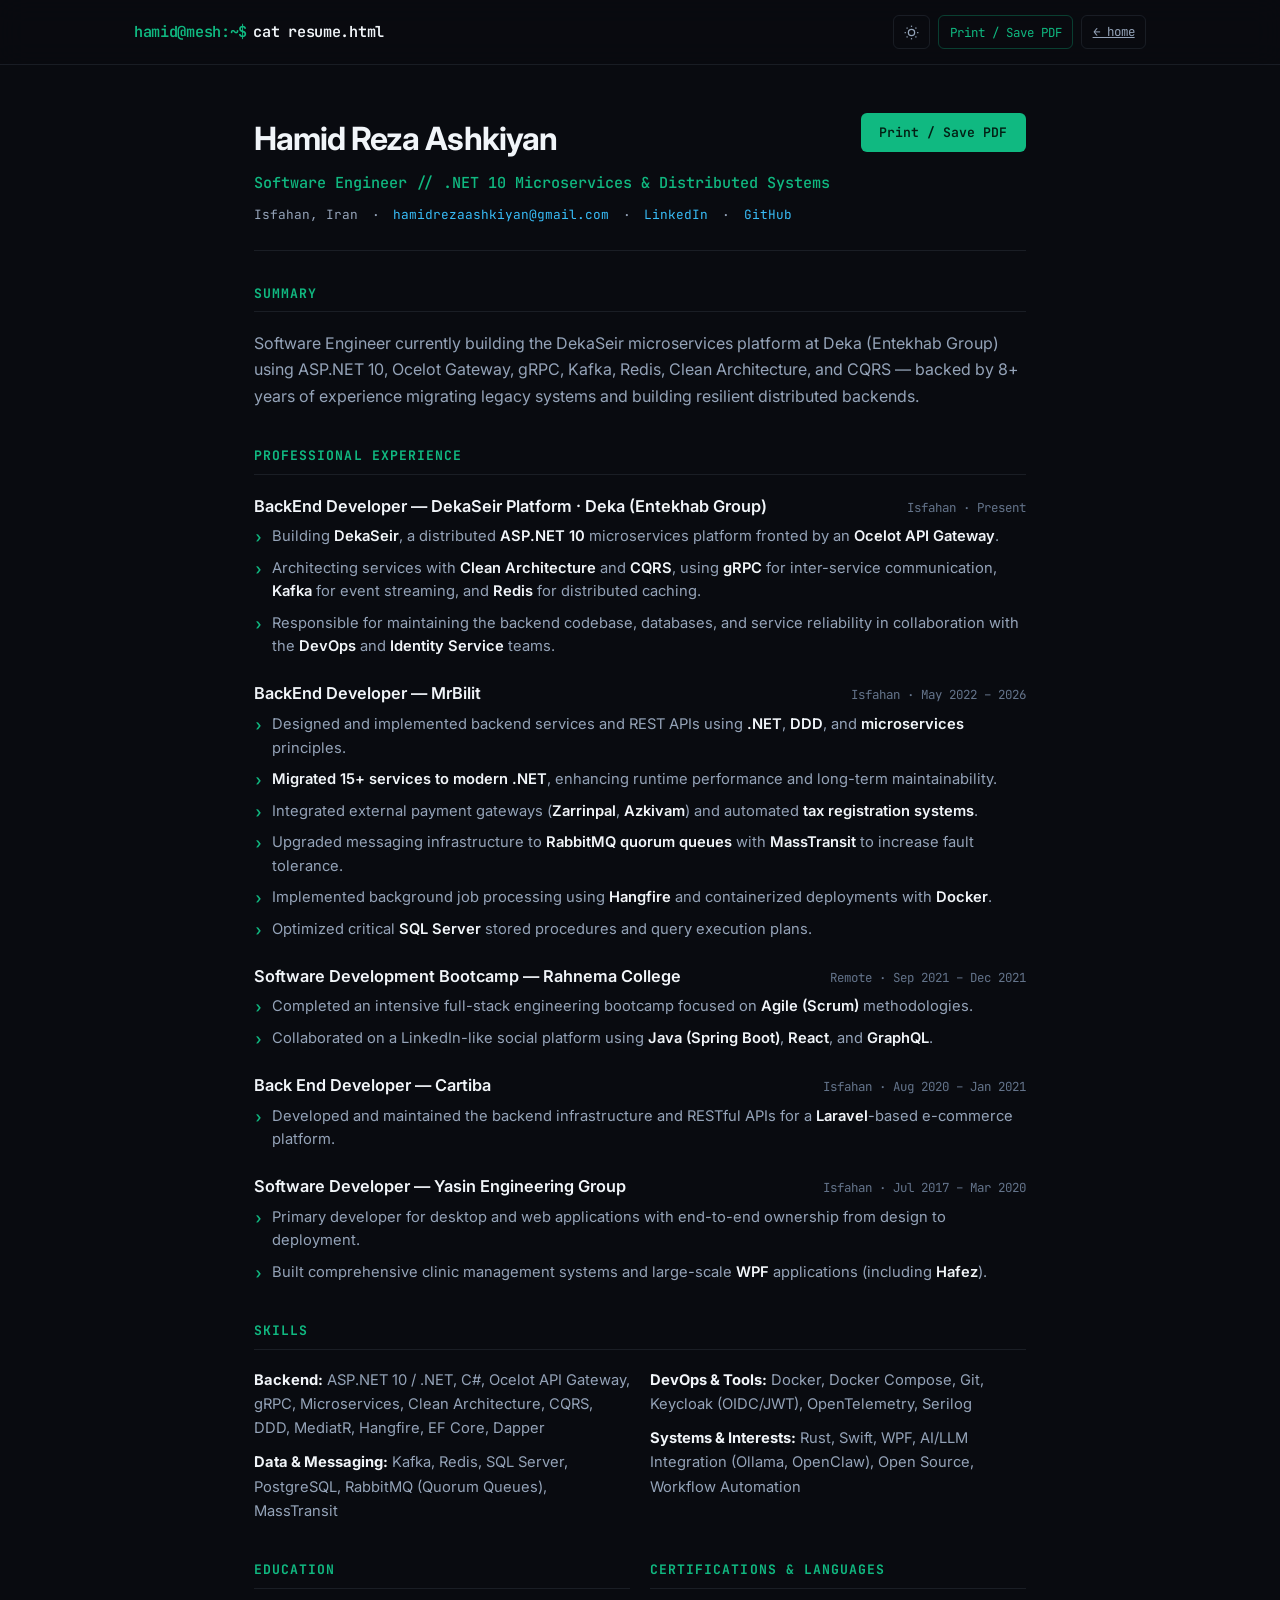
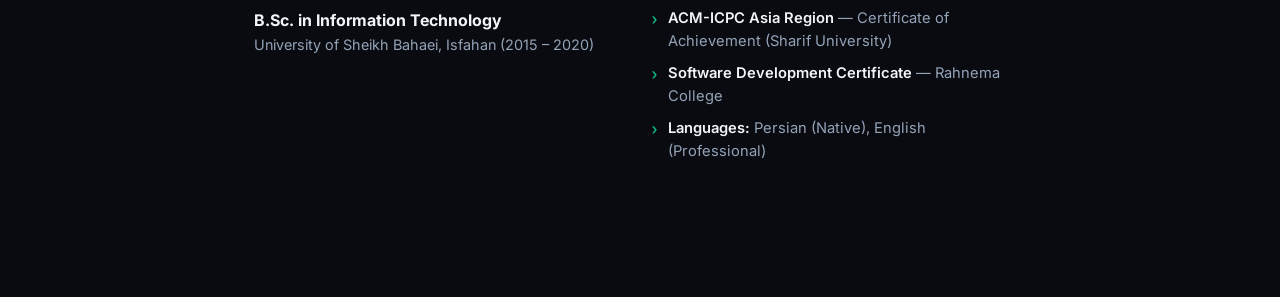
<file: resume.html>
<!DOCTYPE html>
<html lang="en">
<head>
  <meta charset="UTF-8">
  <meta name="viewport" content="width=device-width, initial-scale=1.0">
  <title>Resume — Hamid Reza Ashkiyan</title>
  <meta name="description" content="Resume of Hamid Reza Ashkiyan — Software Engineer specialized in .NET microservices, DDD, Clean Architecture, RabbitMQ, MassTransit, and SQL Server.">
  <link rel="icon" type="image/svg+xml" href="assets/favicon.svg">
  <link rel="stylesheet" href="css/style.css">
  <link rel="preconnect" href="https://fonts.googleapis.com">
  <link rel="preconnect" href="https://fonts.gstatic.com" crossorigin>
  <link href="https://fonts.googleapis.com/css2?family=Inter:wght@400;500;600;700&family=JetBrains+Mono:wght@400;500;600;700&display=swap" rel="stylesheet">
  <style>
    .resume-shell { max-width: 820px; margin: 0 auto; padding: 3rem 1.5rem 5rem; }
    .resume-top { display: flex; justify-content: space-between; align-items: flex-start; flex-wrap: wrap; gap: 1rem; padding-bottom: 1.5rem; border-bottom: 1px solid var(--border-color); margin-bottom: 2rem; }
    .resume-top h1 { font-size: 2rem; letter-spacing: -0.03em; margin-bottom: 0.25rem; }
    .resume-links { display: flex; flex-wrap: wrap; gap: 0.85rem; font-family: var(--font-mono); font-size: 0.8rem; color: var(--text-secondary); margin-top: 0.6rem; }
    .resume-links a { color: var(--accent-cyan); text-decoration: none; }
    .resume-links a:hover { text-decoration: underline; }
    .resume-sec { margin-bottom: 2.25rem; }
    .resume-sec h2 { font-family: var(--font-mono); font-size: 0.82rem; text-transform: uppercase; letter-spacing: 0.08em; color: var(--accent-green); border-bottom: 1px solid var(--border-color); padding-bottom: 0.45rem; margin-bottom: 1.1rem; }
    .resume-entry { margin-bottom: 1.35rem; }
    .resume-entry-head { display: flex; justify-content: space-between; align-items: baseline; flex-wrap: wrap; gap: 0.5rem; margin-bottom: 0.35rem; }
    .resume-entry-head h3 { font-size: 1.02rem; font-weight: 600; }
    .resume-entry-head span { font-family: var(--font-mono); font-size: 0.78rem; color: var(--text-muted); }
    .resume-cols { display: grid; grid-template-columns: 1fr 1fr; gap: 1.25rem; }
    @media (max-width: 700px) { .resume-cols { grid-template-columns: 1fr; } }
    @media print { .no-print { display: none !important; } .resume-shell { padding: 0; } }
  </style>
</head>
<body>
  <header class="site-header no-print">
    <div class="container header-inner">
      <a href="index.html" class="logo-link">
        <span class="logo-prompt">hamid@mesh:~$</span>
        <span>cat resume.html</span>
      </a>
      <div class="header-actions">
        <button id="btn-theme-toggle" class="icon-btn" title="Toggle theme" aria-label="Toggle theme"></button>
        <button type="button" class="icon-btn accent" onclick="window.print()">Print / Save PDF</button>
        <a href="index.html" class="icon-btn">&larr; home</a>
      </div>
    </div>
  </header>

  <main class="resume-shell">
    <div class="resume-top">
      <div>
        <h1>Hamid Reza Ashkiyan</h1>
        <div class="hero-role" style="margin-bottom:0.4rem;">Software Engineer // .NET 10 Microservices &amp; Distributed Systems</div>
        <div class="resume-links">
          <span>Isfahan, Iran</span>
          <span>&middot;</span>
          <a href="mailto:hamidrezaashkiyan@gmail.com">hamidrezaashkiyan@gmail.com</a>
          <span>&middot;</span>
          <a href="https://www.linkedin.com/in/hamidrezaashkiyan/" target="_blank" rel="noopener">LinkedIn</a>
          <span>&middot;</span>
          <a href="https://github.com/HamidRezaAshkiyan" target="_blank" rel="noopener">GitHub</a>
        </div>
      </div>
      <button type="button" class="btn btn-primary no-print" onclick="window.print()">Print / Save PDF</button>
    </div>

    <section class="resume-sec">
      <h2>Summary</h2>
      <p style="color:var(--text-secondary);">
        Software Engineer currently building the DekaSeir microservices platform at Deka (Entekhab Group) using ASP.NET 10, Ocelot Gateway, gRPC, Kafka, Redis, Clean Architecture, and CQRS — backed by 8+ years of experience migrating legacy systems and building resilient distributed backends.
      </p>
    </section>

    <section class="resume-sec">
      <h2>Professional Experience</h2>

      <div class="resume-entry">
        <div class="resume-entry-head">
          <h3>BackEnd Developer — DekaSeir Platform · Deka (Entekhab Group)</h3>
          <span>Isfahan · Present</span>
        </div>
        <ul class="exp-bullets">
          <li>Building <strong>DekaSeir</strong>, a distributed <strong>ASP.NET 10</strong> microservices platform fronted by an <strong>Ocelot API Gateway</strong>.</li>
          <li>Architecting services with <strong>Clean Architecture</strong> and <strong>CQRS</strong>, using <strong>gRPC</strong> for inter-service communication, <strong>Kafka</strong> for event streaming, and <strong>Redis</strong> for distributed caching.</li>
          <li>Responsible for maintaining the backend codebase, databases, and service reliability in collaboration with the <strong>DevOps</strong> and <strong>Identity Service</strong> teams.</li>
        </ul>
      </div>

      <div class="resume-entry">
        <div class="resume-entry-head">
          <h3>BackEnd Developer — MrBilit</h3>
          <span>Isfahan · May 2022 – 2026</span>
        </div>
        <ul class="exp-bullets">
          <li>Designed and implemented backend services and REST APIs using <strong>.NET</strong>, <strong>DDD</strong>, and <strong>microservices</strong> principles.</li>
          <li><strong>Migrated 15+ services to modern .NET</strong>, enhancing runtime performance and long-term maintainability.</li>
          <li>Integrated external payment gateways (<strong>Zarrinpal</strong>, <strong>Azkivam</strong>) and automated <strong>tax registration systems</strong>.</li>
          <li>Upgraded messaging infrastructure to <strong>RabbitMQ quorum queues</strong> with <strong>MassTransit</strong> to increase fault tolerance.</li>
          <li>Implemented background job processing using <strong>Hangfire</strong> and containerized deployments with <strong>Docker</strong>.</li>
          <li>Optimized critical <strong>SQL Server</strong> stored procedures and query execution plans.</li>
        </ul>
      </div>

      <div class="resume-entry">
        <div class="resume-entry-head">
          <h3>Software Development Bootcamp — Rahnema College</h3>
          <span>Remote · Sep 2021 – Dec 2021</span>
        </div>
        <ul class="exp-bullets">
          <li>Completed an intensive full-stack engineering bootcamp focused on <strong>Agile (Scrum)</strong> methodologies.</li>
          <li>Collaborated on a LinkedIn-like social platform using <strong>Java (Spring Boot)</strong>, <strong>React</strong>, and <strong>GraphQL</strong>.</li>
        </ul>
      </div>

      <div class="resume-entry">
        <div class="resume-entry-head">
          <h3>Back End Developer — Cartiba</h3>
          <span>Isfahan · Aug 2020 – Jan 2021</span>
        </div>
        <ul class="exp-bullets">
          <li>Developed and maintained the backend infrastructure and RESTful APIs for a <strong>Laravel</strong>-based e-commerce platform.</li>
        </ul>
      </div>

      <div class="resume-entry">
        <div class="resume-entry-head">
          <h3>Software Developer — Yasin Engineering Group</h3>
          <span>Isfahan · Jul 2017 – Mar 2020</span>
        </div>
        <ul class="exp-bullets">
          <li>Primary developer for desktop and web applications with end-to-end ownership from design to deployment.</li>
          <li>Built comprehensive clinic management systems and large-scale <strong>WPF</strong> applications (including <strong>Hafez</strong>).</li>
        </ul>
      </div>
    </section>

    <section class="resume-sec">
      <h2>Skills</h2>
      <div class="resume-cols" style="color:var(--text-secondary); font-size:0.92rem;">
        <div>
          <p><strong style="color:var(--text-primary);">Backend:</strong> ASP.NET 10 / .NET, C#, Ocelot API Gateway, gRPC, Microservices, Clean Architecture, CQRS, DDD, MediatR, Hangfire, EF Core, Dapper</p>
          <p style="margin-top:0.6rem;"><strong style="color:var(--text-primary);">Data &amp; Messaging:</strong> Kafka, Redis, SQL Server, PostgreSQL, RabbitMQ (Quorum Queues), MassTransit</p>
        </div>
        <div>
          <p><strong style="color:var(--text-primary);">DevOps &amp; Tools:</strong> Docker, Docker Compose, Git, Keycloak (OIDC/JWT), OpenTelemetry, Serilog</p>
          <p style="margin-top:0.6rem;"><strong style="color:var(--text-primary);">Systems &amp; Interests:</strong> Rust, Swift, WPF, AI/LLM Integration (Ollama, OpenClaw), Open Source, Workflow Automation</p>
        </div>
      </div>
    </section>

    <section class="resume-sec">
      <div class="resume-cols">
        <div>
          <h2>Education</h2>
          <p><strong style="color:var(--text-primary);">B.Sc. in Information Technology</strong></p>
          <p style="color:var(--text-secondary); font-size:0.9rem;">University of Sheikh Bahaei, Isfahan (2015 – 2020)</p>
        </div>
        <div>
          <h2>Certifications &amp; Languages</h2>
          <ul class="exp-bullets">
            <li><strong>ACM-ICPC Asia Region</strong> — Certificate of Achievement (Sharif University)</li>
            <li><strong>Software Development Certificate</strong> — Rahnema College</li>
            <li><strong>Languages:</strong> Persian (Native), English (Professional)</li>
          </ul>
        </div>
      </div>
    </section>
  </main>

  <script src="js/main.js"></script>
</body>
</html>
</file>
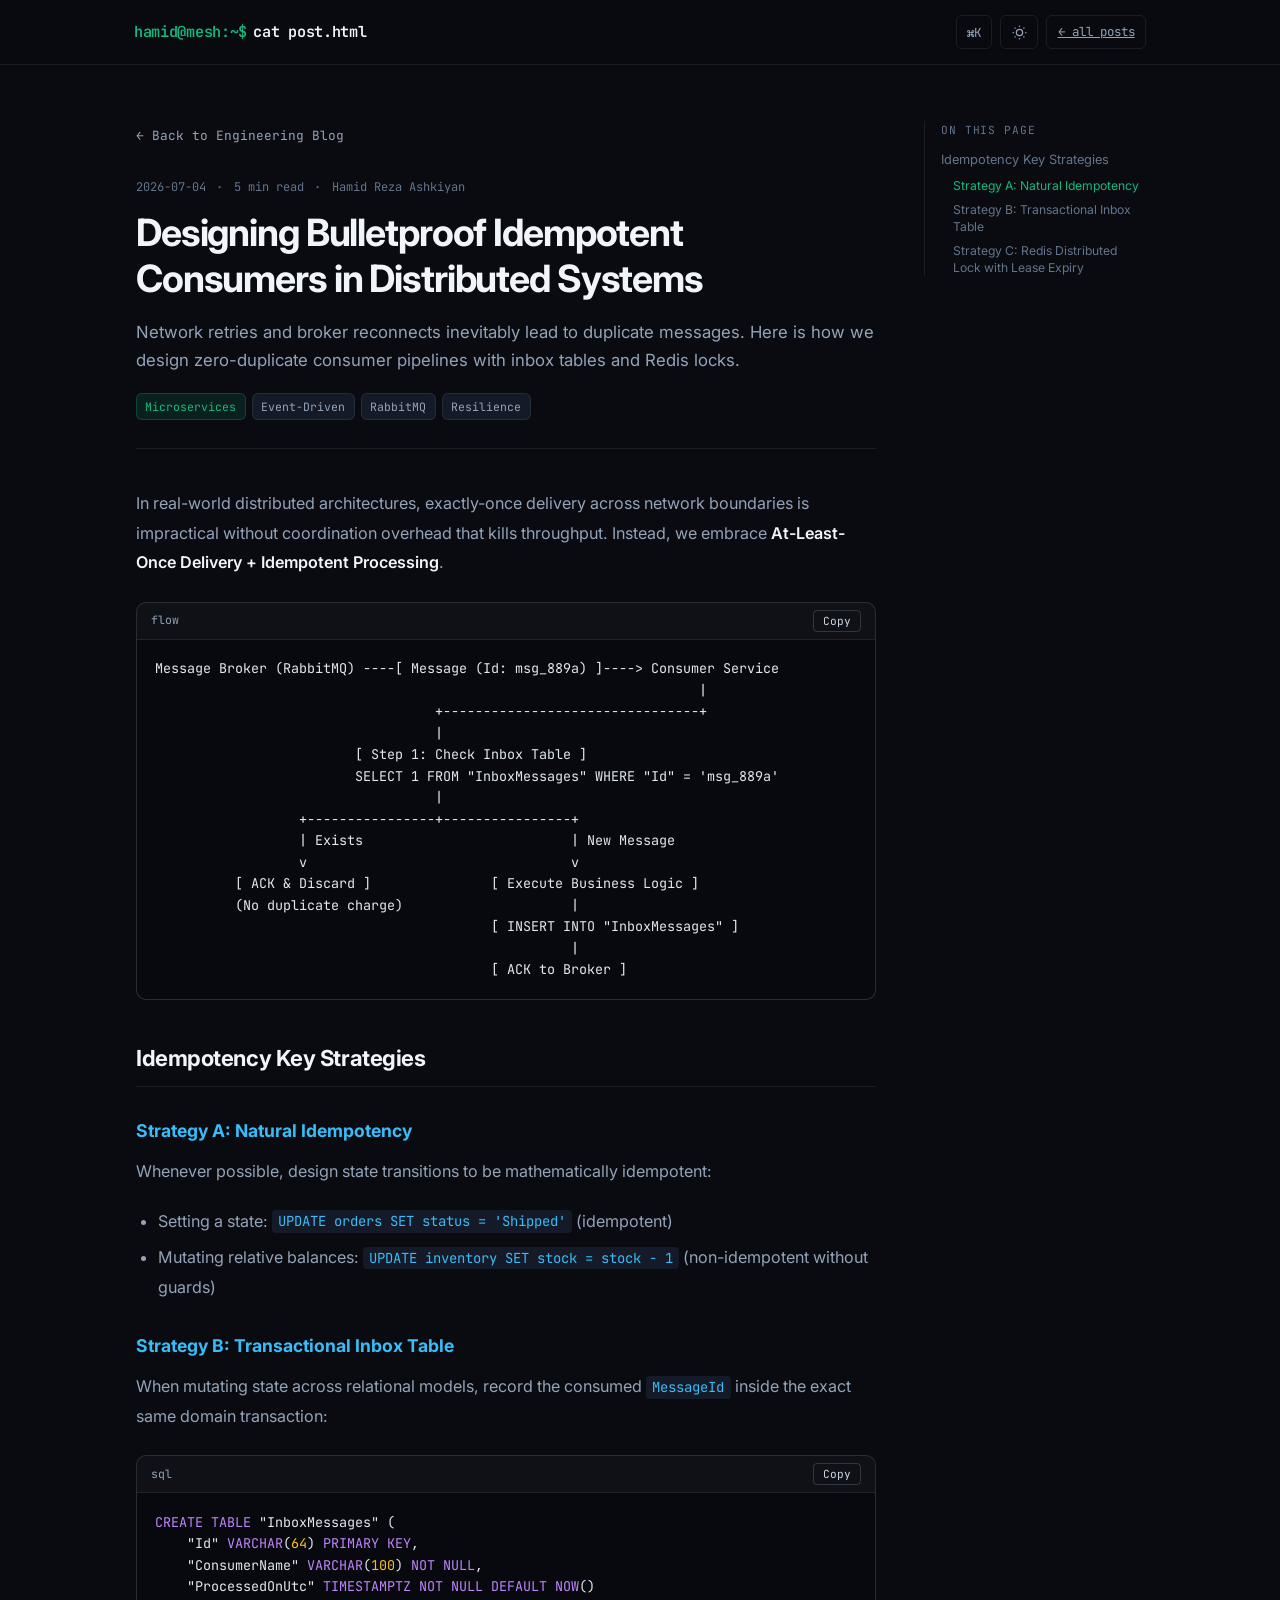
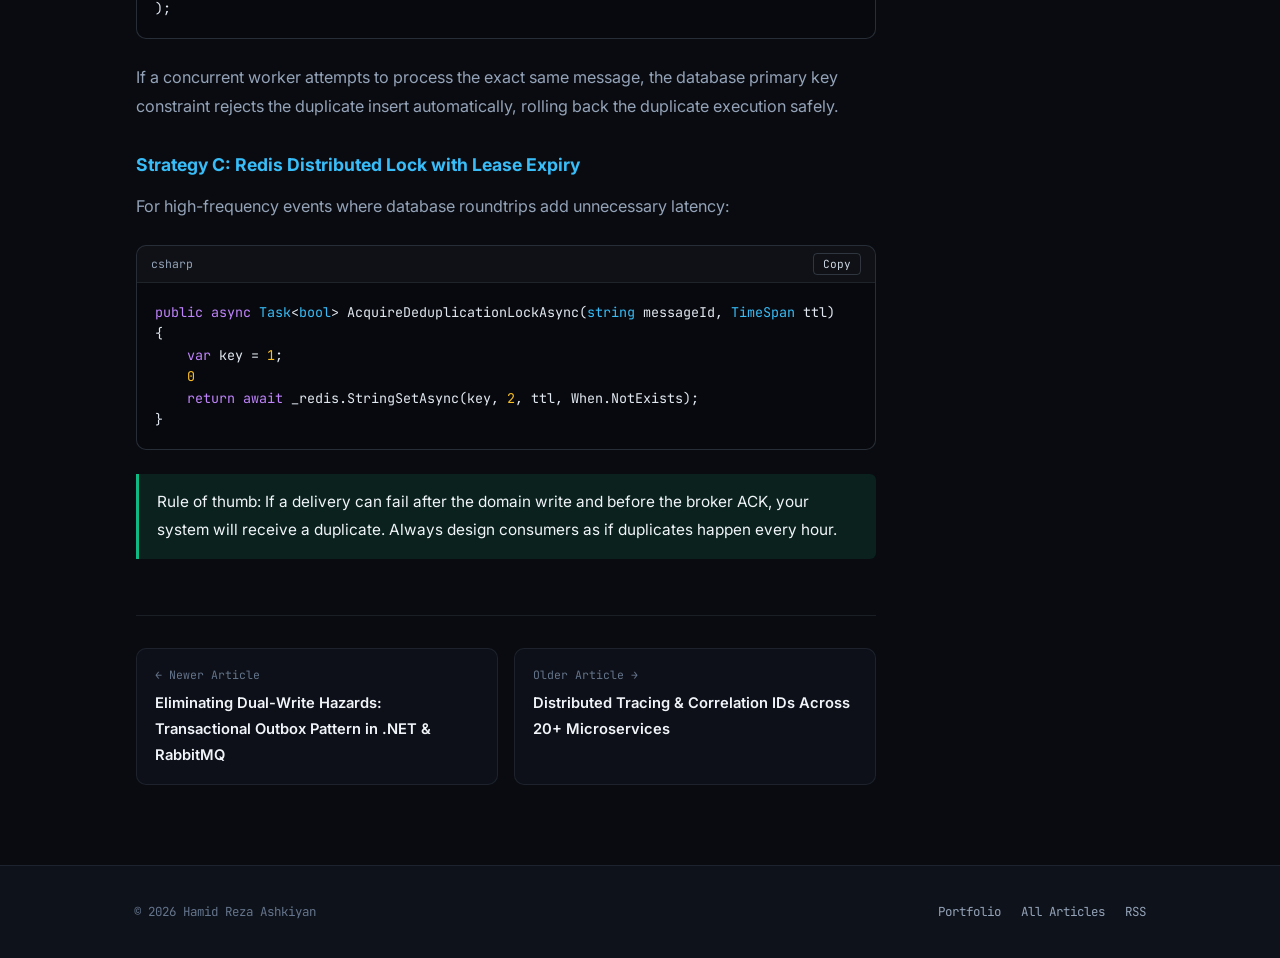
<file: blog/idempotent-event-processing.html>
<!DOCTYPE html>
<html lang="en">
<head>
  <meta charset="UTF-8">
  <meta name="viewport" content="width=device-width, initial-scale=1.0">
  <title>Designing Bulletproof Idempotent Consumers in Distributed Systems — Hamid Reza Ashkiyan</title>
  <meta name="description" content="Network retries and broker reconnects inevitably lead to duplicate messages. Here is how we design zero-duplicate consumer pipelines with inbox tables and Redis locks.">
  <meta property="og:title" content="Designing Bulletproof Idempotent Consumers in Distributed Systems">
  <meta property="og:description" content="Network retries and broker reconnects inevitably lead to duplicate messages. Here is how we design zero-duplicate consumer pipelines with inbox tables and Redis locks.">
  <meta property="og:type" content="article">
  <meta property="og:url" content="https://hamidrezaashkiyan.github.io/blog/idempotent-event-processing.html">
  <meta property="og:image" content="https://hamidrezaashkiyan.github.io/assets/og-card.png">
  <meta name="twitter:card" content="summary_large_image">
  <meta name="twitter:image" content="https://hamidrezaashkiyan.github.io/assets/og-card.png">
  <link rel="icon" type="image/svg+xml" href="../assets/favicon.svg">
  <link rel="alternate" type="application/rss+xml" title="Hamid Reza Ashkiyan — Engineering Blog" href="../feed.xml">
  <link rel="canonical" href="https://hamidrezaashkiyan.github.io/blog/idempotent-event-processing.html">
  <link rel="stylesheet" href="../css/style.css">
  <link rel="preconnect" href="https://fonts.googleapis.com">
  <link rel="preconnect" href="https://fonts.gstatic.com" crossorigin>
  <link href="https://fonts.googleapis.com/css2?family=Inter:wght@400;500;600;700&family=JetBrains+Mono:wght@400;500;600;700&display=swap" rel="stylesheet">
  <script type="application/ld+json">
{
  "@context": "https://schema.org",
  "@type": "BlogPosting",
  "headline": "Designing Bulletproof Idempotent Consumers in Distributed Systems",
  "description": "Network retries and broker reconnects inevitably lead to duplicate messages. Here is how we design zero-duplicate consumer pipelines with inbox tables and Redis locks.",
  "datePublished": "2026-07-04",
  "author": {
    "@type": "Person",
    "name": "Hamid Reza Ashkiyan",
    "url": "https://hamidrezaashkiyan.github.io/"
  },
  "url": "https://hamidrezaashkiyan.github.io/blog/idempotent-event-processing.html",
  "image": "https://hamidrezaashkiyan.github.io/assets/og-card.png",
  "keywords": "Microservices, Event-Driven, RabbitMQ, Resilience"
}
  </script>
</head>
<body>
  <div class="scroll-progress" aria-hidden="true"></div>

  <header class="site-header">
    <div class="container header-inner">
      <a href="../index.html" class="logo-link">
        <span class="logo-prompt">hamid@mesh:~$</span>
        <span>cat post.html</span>
      </a>
      <div class="header-actions">
        <button id="btn-cmdk-toggle" class="icon-btn" title="Open Command Palette (Cmd/Ctrl + K)" aria-label="Open Command Palette"><span>⌘K</span></button>
        <button id="btn-theme-toggle" class="icon-btn" title="Toggle theme" aria-label="Toggle theme"></button>
        <a href="index.html" class="icon-btn">&larr; all posts</a>
      </div>
    </div>
  </header>

  <div class="article-layout">
    <main class="article-shell">
      <a href="index.html" class="article-back">&larr; Back to Engineering Blog</a>

      <header class="article-header">
        <div class="blog-meta">
          <span>2026-07-04</span>
          <span>&middot;</span>
          <span>5 min read</span>
          <span>&middot;</span>
          <span>Hamid Reza Ashkiyan</span>
        </div>
        <h1>Designing Bulletproof Idempotent Consumers in Distributed Systems</h1>
        <p class="article-lead">Network retries and broker reconnects inevitably lead to duplicate messages. Here is how we design zero-duplicate consumer pipelines with inbox tables and Redis locks.</p>
        <div class="tag-row">
          <span class="tech-tag accent">Microservices</span>
          <span class="tech-tag">Event-Driven</span>
          <span class="tech-tag">RabbitMQ</span>
          <span class="tech-tag">Resilience</span>
        </div>
      </header>

      <article class="article-body">
<p>In real-world distributed architectures, exactly-once delivery across network boundaries is impractical without coordination overhead that kills throughput. Instead, we embrace <strong>At-Least-Once Delivery + Idempotent Processing</strong>.</p>

<div class="code-block">
  <div class="code-block-header">
    <span>flow</span>
    <button class="copy-code-btn" type="button">Copy</button>
  </div>
  <pre><code>Message Broker (RabbitMQ) ----[ Message (Id: msg_889a) ]----&gt; Consumer Service
                                                                    |
                                   +--------------------------------+
                                   |
                         [ Step 1: Check Inbox Table ]
                         SELECT 1 FROM &quot;InboxMessages&quot; WHERE &quot;Id&quot; = &#x27;msg_889a&#x27;
                                   |
                  +----------------+----------------+
                  | Exists                          | New Message
                  v                                 v
          [ ACK &amp; Discard ]               [ Execute Business Logic ]
          (No duplicate charge)                     |
                                          [ INSERT INTO &quot;InboxMessages&quot; ]
                                                    |
                                          [ ACK to Broker ]</code></pre>
</div>

<h2>Idempotency Key Strategies</h2>

<h3>Strategy A: Natural Idempotency</h3>

<p>Whenever possible, design state transitions to be mathematically idempotent:</p>

<ul>
  <li>Setting a state: <code>UPDATE orders SET status = &#x27;Shipped&#x27;</code> (idempotent)</li>
  <li>Mutating relative balances: <code>UPDATE inventory SET stock = stock - 1</code> (non-idempotent without guards)</li>
</ul>

<h3>Strategy B: Transactional Inbox Table</h3>

<p>When mutating state across relational models, record the consumed <code>MessageId</code> inside the exact same domain transaction:</p>

<div class="code-block">
  <div class="code-block-header">
    <span>sql</span>
    <button class="copy-code-btn" type="button">Copy</button>
  </div>
  <pre><code>CREATE TABLE &quot;InboxMessages&quot; (
    &quot;Id&quot; VARCHAR(64) PRIMARY KEY,
    &quot;ConsumerName&quot; VARCHAR(100) NOT NULL,
    &quot;ProcessedOnUtc&quot; TIMESTAMPTZ NOT NULL DEFAULT NOW()
);</code></pre>
</div>

<p>If a concurrent worker attempts to process the exact same message, the database primary key constraint rejects the duplicate insert automatically, rolling back the duplicate execution safely.</p>

<h3>Strategy C: Redis Distributed Lock with Lease Expiry</h3>

<p>For high-frequency events where database roundtrips add unnecessary latency:</p>

<div class="code-block">
  <div class="code-block-header">
    <span>csharp</span>
    <button class="copy-code-btn" type="button">Copy</button>
  </div>
  <pre><code>public async Task&lt;bool&gt; AcquireDeduplicationLockAsync(string messageId, TimeSpan ttl)
{
    var key = $&quot;idemp:{messageId}&quot;;
    // SET key value NX PX 10000
    return await _redis.StringSetAsync(key, &quot;1&quot;, ttl, When.NotExists);
}</code></pre>
</div>

<blockquote>Rule of thumb: If a delivery can fail after the domain write and before the broker ACK, your system will receive a duplicate. Always design consumers as if duplicates happen every hour.</blockquote>
      </article>

      <nav class="article-nav" aria-label="Article Navigation">
        <a href="transactional-outbox-pattern.html">
          <span class="article-nav-label">&larr; Newer Article</span>
          <span class="article-nav-title">Eliminating Dual-Write Hazards: Transactional Outbox Pattern in .NET &amp; RabbitMQ</span>
        </a>
        <a href="microservices-observability.html">
          <span class="article-nav-label">Older Article &rarr;</span>
          <span class="article-nav-title">Distributed Tracing &amp; Correlation IDs Across 20+ Microservices</span>
        </a>
      </nav>
    </main>

    <aside id="article-toc" class="article-toc" aria-label="Table of Contents"></aside>
  </div>

  <footer class="site-footer">
    <div class="container footer-inner">
      <span>&copy; 2026 Hamid Reza Ashkiyan</span>
      <div class="footer-links">
        <a href="../index.html">Portfolio</a>
        <a href="index.html">All Articles</a>
        <a href="../feed.xml">RSS</a>
      </div>
    </div>
  </footer>

  <script src="../js/main.js"></script>
</body>
</html>
</file>
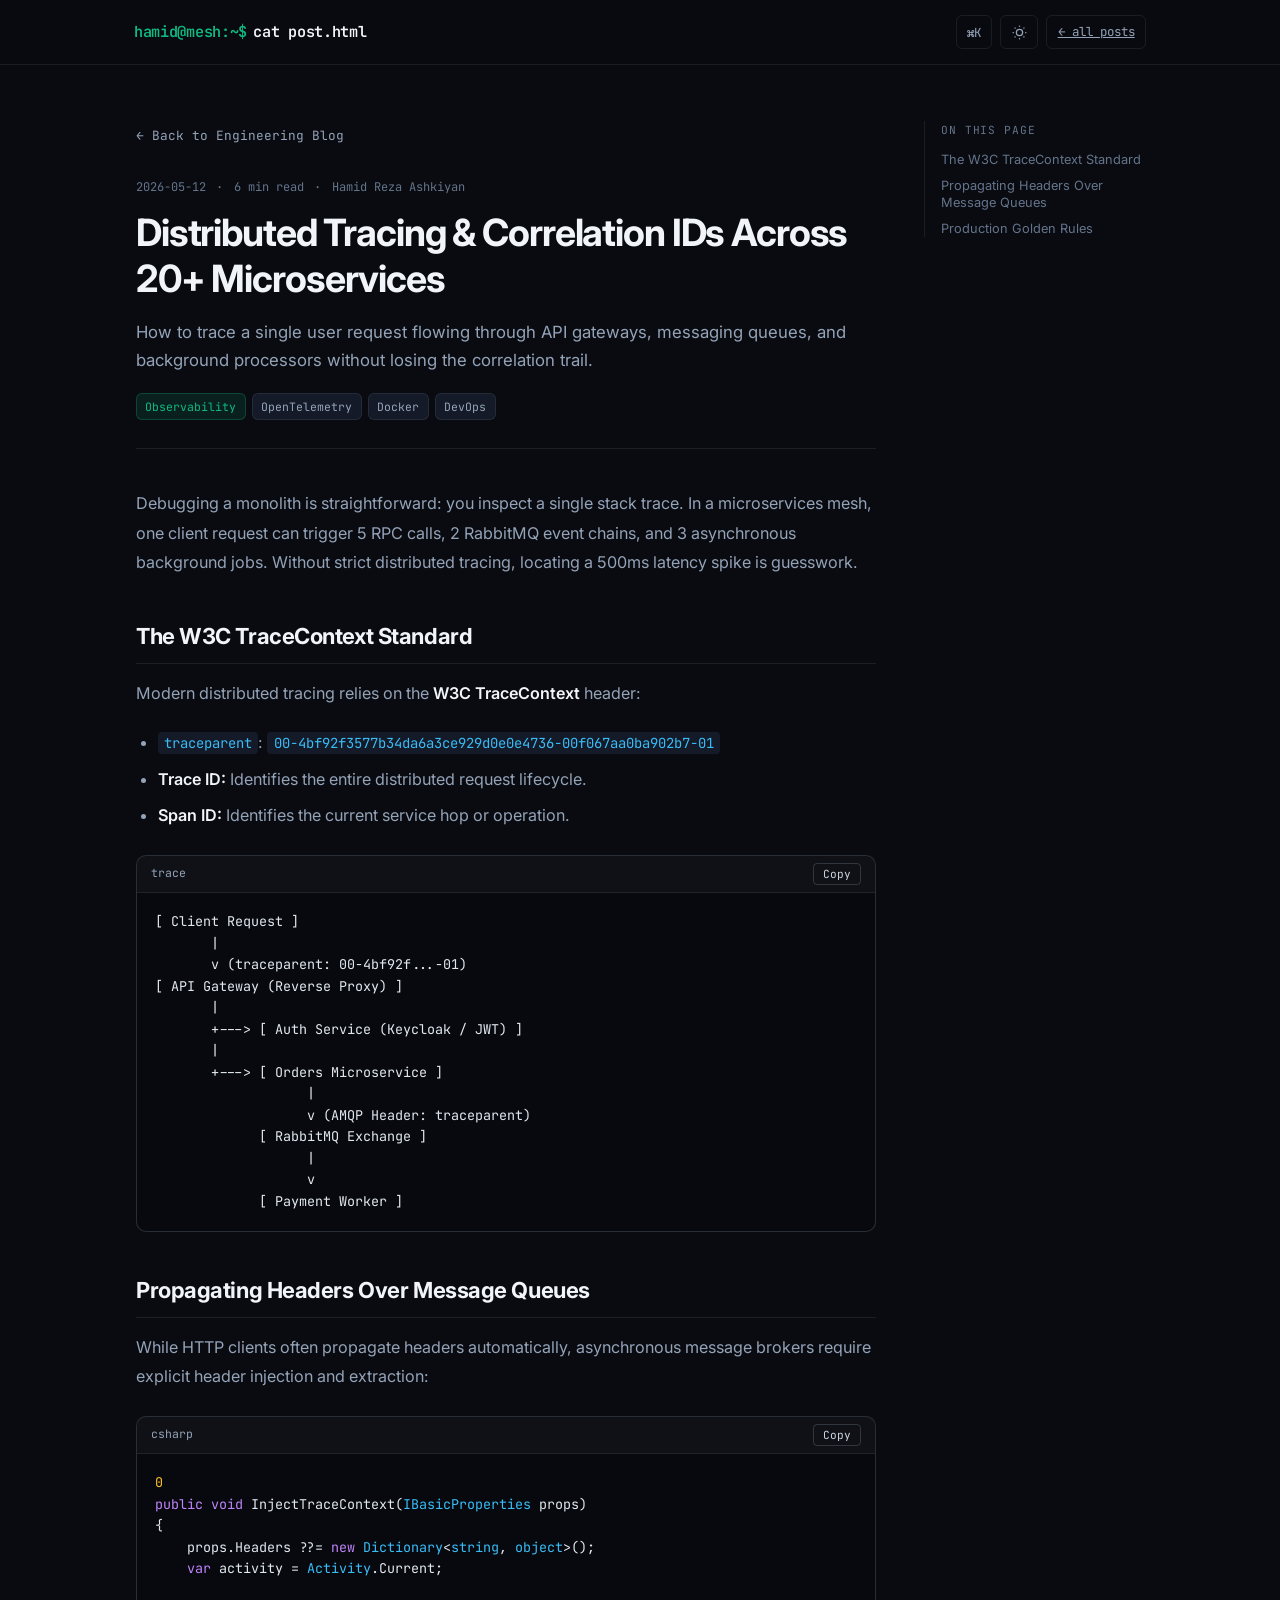
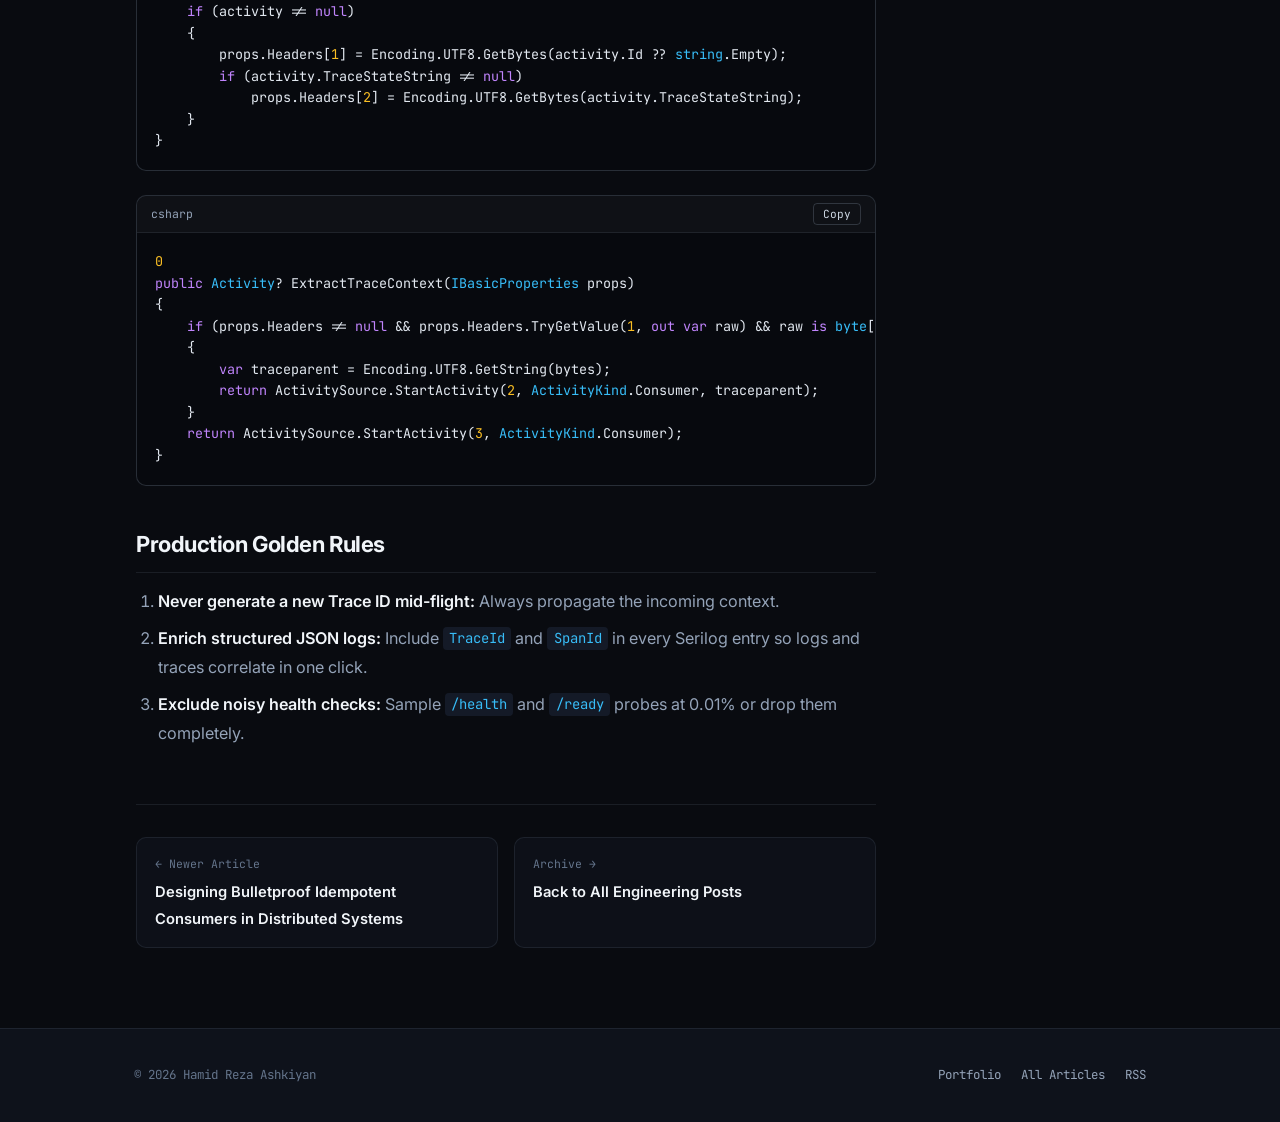
<file: blog/microservices-observability.html>
<!DOCTYPE html>
<html lang="en">
<head>
  <meta charset="UTF-8">
  <meta name="viewport" content="width=device-width, initial-scale=1.0">
  <title>Distributed Tracing &amp; Correlation IDs Across 20+ Microservices — Hamid Reza Ashkiyan</title>
  <meta name="description" content="How to trace a single user request flowing through API gateways, messaging queues, and background processors without losing the correlation trail.">
  <meta property="og:title" content="Distributed Tracing &amp; Correlation IDs Across 20+ Microservices">
  <meta property="og:description" content="How to trace a single user request flowing through API gateways, messaging queues, and background processors without losing the correlation trail.">
  <meta property="og:type" content="article">
  <meta property="og:url" content="https://hamidrezaashkiyan.github.io/blog/microservices-observability.html">
  <meta property="og:image" content="https://hamidrezaashkiyan.github.io/assets/og-card.png">
  <meta name="twitter:card" content="summary_large_image">
  <meta name="twitter:image" content="https://hamidrezaashkiyan.github.io/assets/og-card.png">
  <link rel="icon" type="image/svg+xml" href="../assets/favicon.svg">
  <link rel="alternate" type="application/rss+xml" title="Hamid Reza Ashkiyan — Engineering Blog" href="../feed.xml">
  <link rel="canonical" href="https://hamidrezaashkiyan.github.io/blog/microservices-observability.html">
  <link rel="stylesheet" href="../css/style.css">
  <link rel="preconnect" href="https://fonts.googleapis.com">
  <link rel="preconnect" href="https://fonts.gstatic.com" crossorigin>
  <link href="https://fonts.googleapis.com/css2?family=Inter:wght@400;500;600;700&family=JetBrains+Mono:wght@400;500;600;700&display=swap" rel="stylesheet">
  <script type="application/ld+json">
{
  "@context": "https://schema.org",
  "@type": "BlogPosting",
  "headline": "Distributed Tracing & Correlation IDs Across 20+ Microservices",
  "description": "How to trace a single user request flowing through API gateways, messaging queues, and background processors without losing the correlation trail.",
  "datePublished": "2026-05-12",
  "author": {
    "@type": "Person",
    "name": "Hamid Reza Ashkiyan",
    "url": "https://hamidrezaashkiyan.github.io/"
  },
  "url": "https://hamidrezaashkiyan.github.io/blog/microservices-observability.html",
  "image": "https://hamidrezaashkiyan.github.io/assets/og-card.png",
  "keywords": "Observability, OpenTelemetry, Docker, DevOps"
}
  </script>
</head>
<body>
  <div class="scroll-progress" aria-hidden="true"></div>

  <header class="site-header">
    <div class="container header-inner">
      <a href="../index.html" class="logo-link">
        <span class="logo-prompt">hamid@mesh:~$</span>
        <span>cat post.html</span>
      </a>
      <div class="header-actions">
        <button id="btn-cmdk-toggle" class="icon-btn" title="Open Command Palette (Cmd/Ctrl + K)" aria-label="Open Command Palette"><span>⌘K</span></button>
        <button id="btn-theme-toggle" class="icon-btn" title="Toggle theme" aria-label="Toggle theme"></button>
        <a href="index.html" class="icon-btn">&larr; all posts</a>
      </div>
    </div>
  </header>

  <div class="article-layout">
    <main class="article-shell">
      <a href="index.html" class="article-back">&larr; Back to Engineering Blog</a>

      <header class="article-header">
        <div class="blog-meta">
          <span>2026-05-12</span>
          <span>&middot;</span>
          <span>6 min read</span>
          <span>&middot;</span>
          <span>Hamid Reza Ashkiyan</span>
        </div>
        <h1>Distributed Tracing &amp; Correlation IDs Across 20+ Microservices</h1>
        <p class="article-lead">How to trace a single user request flowing through API gateways, messaging queues, and background processors without losing the correlation trail.</p>
        <div class="tag-row">
          <span class="tech-tag accent">Observability</span>
          <span class="tech-tag">OpenTelemetry</span>
          <span class="tech-tag">Docker</span>
          <span class="tech-tag">DevOps</span>
        </div>
      </header>

      <article class="article-body">
<p>Debugging a monolith is straightforward: you inspect a single stack trace. In a microservices mesh, one client request can trigger 5 RPC calls, 2 RabbitMQ event chains, and 3 asynchronous background jobs. Without strict distributed tracing, locating a 500ms latency spike is guesswork.</p>

<h2>The W3C TraceContext Standard</h2>

<p>Modern distributed tracing relies on the <strong>W3C TraceContext</strong> header:</p>

<ul>
  <li><code>traceparent</code>: <code>00-4bf92f3577b34da6a3ce929d0e0e4736-00f067aa0ba902b7-01</code></li>
  <li><strong>Trace ID:</strong> Identifies the entire distributed request lifecycle.</li>
  <li><strong>Span ID:</strong> Identifies the current service hop or operation.</li>
</ul>

<div class="code-block">
  <div class="code-block-header">
    <span>trace</span>
    <button class="copy-code-btn" type="button">Copy</button>
  </div>
  <pre><code>[ Client Request ]
       |
       v (traceparent: 00-4bf92f...-01)
[ API Gateway (Reverse Proxy) ]
       |
       +---&gt; [ Auth Service (Keycloak / JWT) ]
       |
       +---&gt; [ Orders Microservice ]
                   |
                   v (AMQP Header: traceparent)
             [ RabbitMQ Exchange ]
                   |
                   v
             [ Payment Worker ]</code></pre>
</div>

<h2>Propagating Headers Over Message Queues</h2>

<p>While HTTP clients often propagate headers automatically, asynchronous message brokers require explicit header injection and extraction:</p>

<div class="code-block">
  <div class="code-block-header">
    <span>csharp</span>
    <button class="copy-code-btn" type="button">Copy</button>
  </div>
  <pre><code>// Inject traceparent into RabbitMQ headers
public void InjectTraceContext(IBasicProperties props)
{
    props.Headers ??= new Dictionary&lt;string, object&gt;();
    var activity = Activity.Current;

    if (activity != null)
    {
        props.Headers[&quot;traceparent&quot;] = Encoding.UTF8.GetBytes(activity.Id ?? string.Empty);
        if (activity.TraceStateString != null)
            props.Headers[&quot;tracestate&quot;] = Encoding.UTF8.GetBytes(activity.TraceStateString);
    }
}</code></pre>
</div>

<div class="code-block">
  <div class="code-block-header">
    <span>csharp</span>
    <button class="copy-code-btn" type="button">Copy</button>
  </div>
  <pre><code>// Extract traceparent in RabbitMQ consumer
public Activity? ExtractTraceContext(IBasicProperties props)
{
    if (props.Headers != null &amp;&amp; props.Headers.TryGetValue(&quot;traceparent&quot;, out var raw) &amp;&amp; raw is byte[] bytes)
    {
        var traceparent = Encoding.UTF8.GetString(bytes);
        return ActivitySource.StartActivity(&quot;ProcessPaymentEvent&quot;, ActivityKind.Consumer, traceparent);
    }
    return ActivitySource.StartActivity(&quot;ProcessPaymentEvent&quot;, ActivityKind.Consumer);
}</code></pre>
</div>

<h2>Production Golden Rules</h2>

<ol>
  <li><strong>Never generate a new Trace ID mid-flight:</strong> Always propagate the incoming context.</li>
  <li><strong>Enrich structured JSON logs:</strong> Include <code>TraceId</code> and <code>SpanId</code> in every Serilog entry so logs and traces correlate in one click.</li>
  <li><strong>Exclude noisy health checks:</strong> Sample <code>/health</code> and <code>/ready</code> probes at 0.01% or drop them completely.</li>
</ol>
      </article>

      <nav class="article-nav" aria-label="Article Navigation">
        <a href="idempotent-event-processing.html">
          <span class="article-nav-label">&larr; Newer Article</span>
          <span class="article-nav-title">Designing Bulletproof Idempotent Consumers in Distributed Systems</span>
        </a>
        <a href="index.html">
          <span class="article-nav-label">Archive &rarr;</span>
          <span class="article-nav-title">Back to All Engineering Posts</span>
        </a>
      </nav>
    </main>

    <aside id="article-toc" class="article-toc" aria-label="Table of Contents"></aside>
  </div>

  <footer class="site-footer">
    <div class="container footer-inner">
      <span>&copy; 2026 Hamid Reza Ashkiyan</span>
      <div class="footer-links">
        <a href="../index.html">Portfolio</a>
        <a href="index.html">All Articles</a>
        <a href="../feed.xml">RSS</a>
      </div>
    </div>
  </footer>

  <script src="../js/main.js"></script>
</body>
</html>
</file>
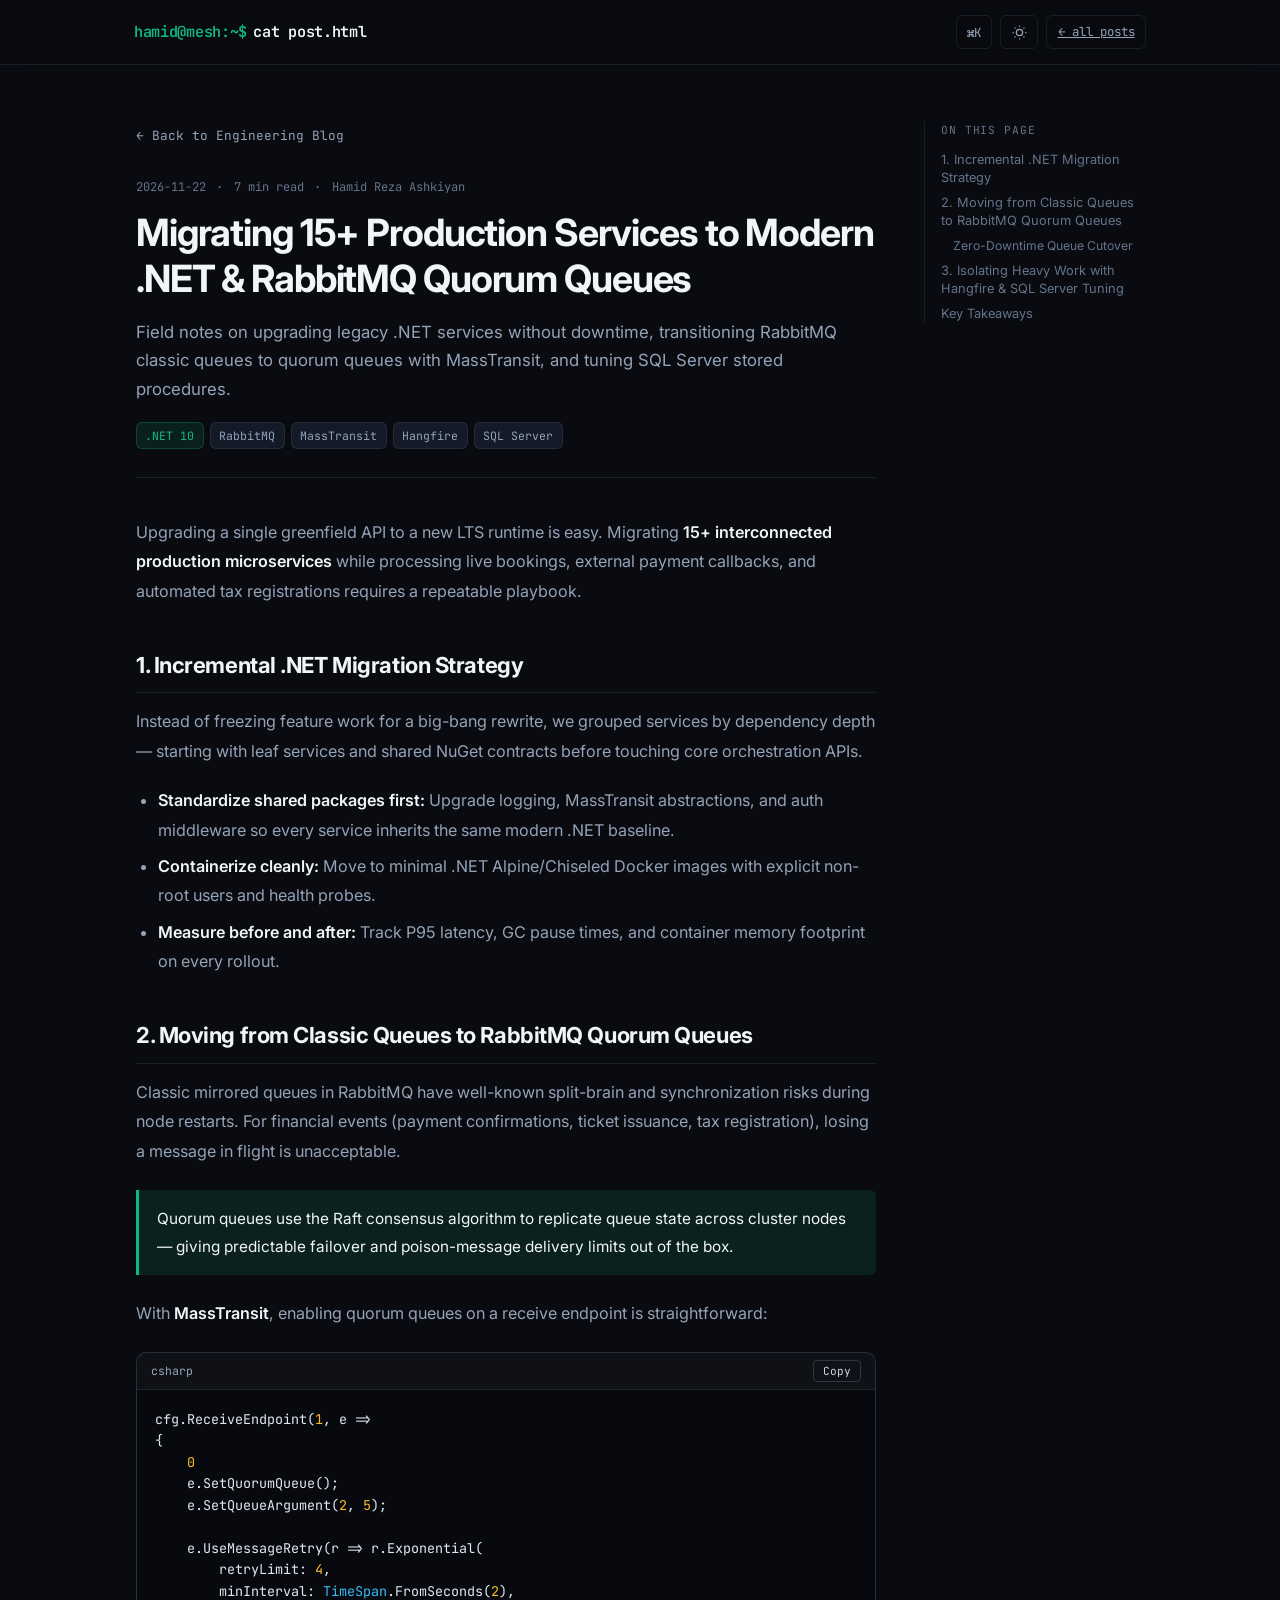
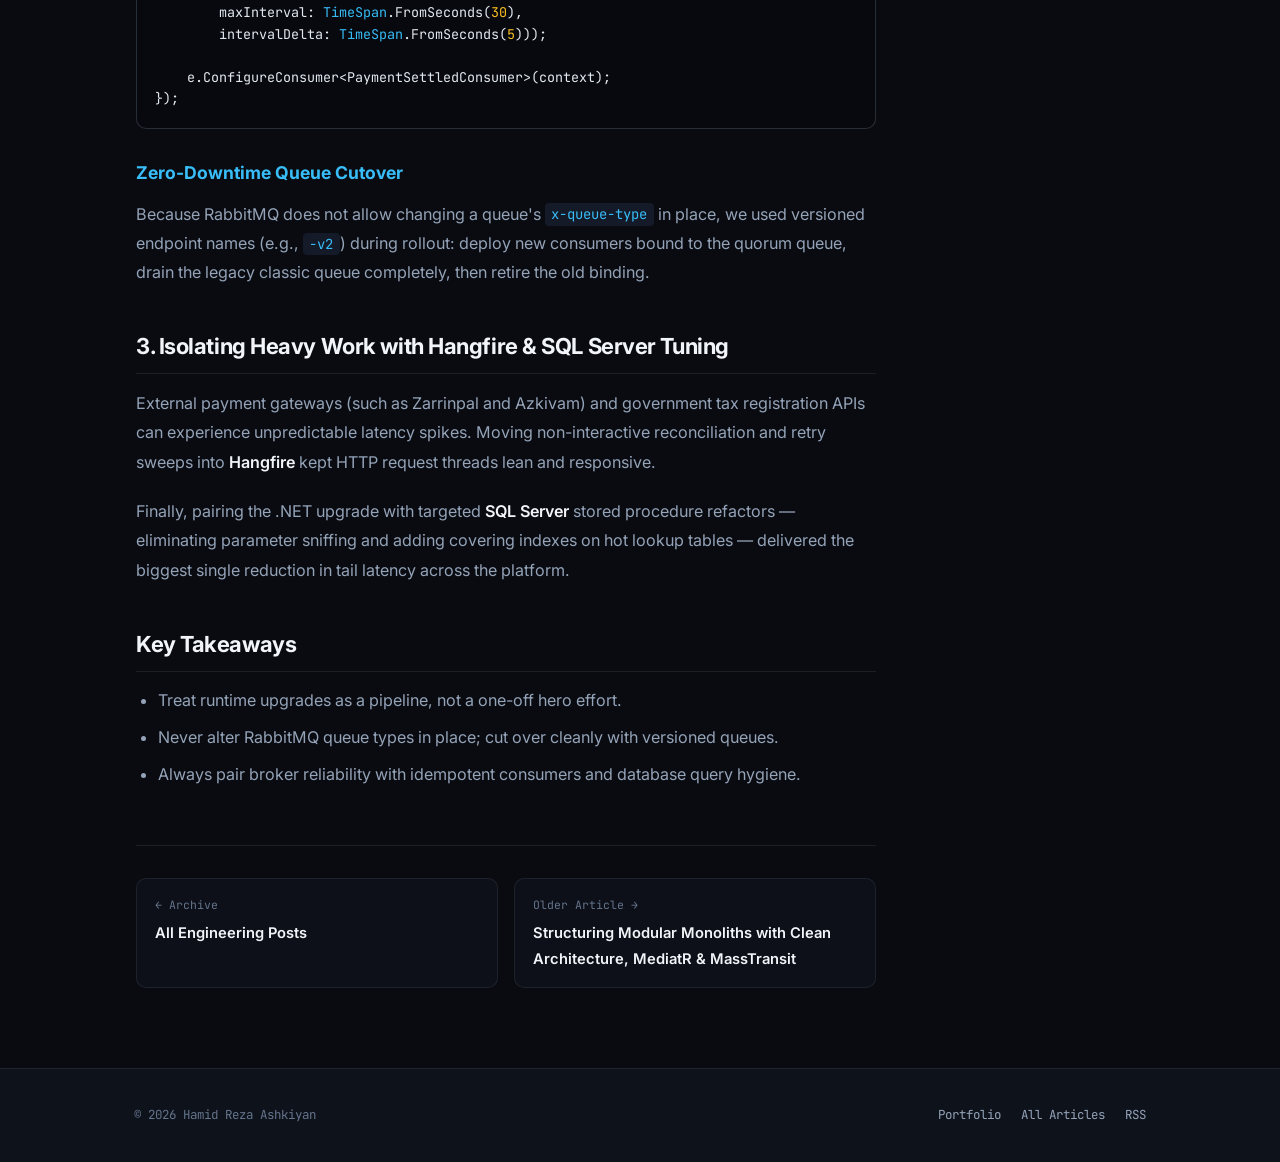
<file: blog/migrating-15-microservices-to-dotnet-8.html>
<!DOCTYPE html>
<html lang="en">
<head>
  <meta charset="UTF-8">
  <meta name="viewport" content="width=device-width, initial-scale=1.0">
  <title>Migrating 15+ Production Services to Modern .NET &amp; RabbitMQ Quorum Queues — Hamid Reza Ashkiyan</title>
  <meta name="description" content="Field notes on upgrading legacy .NET services without downtime, transitioning RabbitMQ classic queues to quorum queues with MassTransit, and tuning SQL Server stored procedures.">
  <meta property="og:title" content="Migrating 15+ Production Services to Modern .NET &amp; RabbitMQ Quorum Queues">
  <meta property="og:description" content="Field notes on upgrading legacy .NET services without downtime, transitioning RabbitMQ classic queues to quorum queues with MassTransit, and tuning SQL Server stored procedures.">
  <meta property="og:type" content="article">
  <meta property="og:url" content="https://hamidrezaashkiyan.github.io/blog/migrating-15-microservices-to-dotnet-8.html">
  <meta property="og:image" content="https://hamidrezaashkiyan.github.io/assets/og-card.png">
  <meta name="twitter:card" content="summary_large_image">
  <meta name="twitter:image" content="https://hamidrezaashkiyan.github.io/assets/og-card.png">
  <link rel="icon" type="image/svg+xml" href="../assets/favicon.svg">
  <link rel="alternate" type="application/rss+xml" title="Hamid Reza Ashkiyan — Engineering Blog" href="../feed.xml">
  <link rel="canonical" href="https://hamidrezaashkiyan.github.io/blog/migrating-15-microservices-to-dotnet-8.html">
  <link rel="stylesheet" href="../css/style.css">
  <link rel="preconnect" href="https://fonts.googleapis.com">
  <link rel="preconnect" href="https://fonts.gstatic.com" crossorigin>
  <link href="https://fonts.googleapis.com/css2?family=Inter:wght@400;500;600;700&family=JetBrains+Mono:wght@400;500;600;700&display=swap" rel="stylesheet">
  <script type="application/ld+json">
{
  "@context": "https://schema.org",
  "@type": "BlogPosting",
  "headline": "Migrating 15+ Production Services to Modern .NET & RabbitMQ Quorum Queues",
  "description": "Field notes on upgrading legacy .NET services without downtime, transitioning RabbitMQ classic queues to quorum queues with MassTransit, and tuning SQL Server stored procedures.",
  "datePublished": "2026-11-22",
  "author": {
    "@type": "Person",
    "name": "Hamid Reza Ashkiyan",
    "url": "https://hamidrezaashkiyan.github.io/"
  },
  "url": "https://hamidrezaashkiyan.github.io/blog/migrating-15-microservices-to-dotnet-8.html",
  "image": "https://hamidrezaashkiyan.github.io/assets/og-card.png",
  "keywords": ".NET 10, RabbitMQ, MassTransit, Hangfire, SQL Server"
}
  </script>
</head>
<body>
  <div class="scroll-progress" aria-hidden="true"></div>

  <header class="site-header">
    <div class="container header-inner">
      <a href="../index.html" class="logo-link">
        <span class="logo-prompt">hamid@mesh:~$</span>
        <span>cat post.html</span>
      </a>
      <div class="header-actions">
        <button id="btn-cmdk-toggle" class="icon-btn" title="Open Command Palette (Cmd/Ctrl + K)" aria-label="Open Command Palette"><span>⌘K</span></button>
        <button id="btn-theme-toggle" class="icon-btn" title="Toggle theme" aria-label="Toggle theme"></button>
        <a href="index.html" class="icon-btn">&larr; all posts</a>
      </div>
    </div>
  </header>

  <div class="article-layout">
    <main class="article-shell">
      <a href="index.html" class="article-back">&larr; Back to Engineering Blog</a>

      <header class="article-header">
        <div class="blog-meta">
          <span>2026-11-22</span>
          <span>&middot;</span>
          <span>7 min read</span>
          <span>&middot;</span>
          <span>Hamid Reza Ashkiyan</span>
        </div>
        <h1>Migrating 15+ Production Services to Modern .NET &amp; RabbitMQ Quorum Queues</h1>
        <p class="article-lead">Field notes on upgrading legacy .NET services without downtime, transitioning RabbitMQ classic queues to quorum queues with MassTransit, and tuning SQL Server stored procedures.</p>
        <div class="tag-row">
          <span class="tech-tag accent">.NET 10</span>
          <span class="tech-tag">RabbitMQ</span>
          <span class="tech-tag">MassTransit</span>
          <span class="tech-tag">Hangfire</span>
          <span class="tech-tag">SQL Server</span>
        </div>
      </header>

      <article class="article-body">
<p>Upgrading a single greenfield API to a new LTS runtime is easy. Migrating <strong>15+ interconnected production microservices</strong> while processing live bookings, external payment callbacks, and automated tax registrations requires a repeatable playbook.</p>

<h2>1. Incremental .NET Migration Strategy</h2>

<p>Instead of freezing feature work for a big-bang rewrite, we grouped services by dependency depth — starting with leaf services and shared NuGet contracts before touching core orchestration APIs.</p>

<ul>
  <li><strong>Standardize shared packages first:</strong> Upgrade logging, MassTransit abstractions, and auth middleware so every service inherits the same modern .NET baseline.</li>
  <li><strong>Containerize cleanly:</strong> Move to minimal .NET Alpine/Chiseled Docker images with explicit non-root users and health probes.</li>
  <li><strong>Measure before and after:</strong> Track P95 latency, GC pause times, and container memory footprint on every rollout.</li>
</ul>

<h2>2. Moving from Classic Queues to RabbitMQ Quorum Queues</h2>

<p>Classic mirrored queues in RabbitMQ have well-known split-brain and synchronization risks during node restarts. For financial events (payment confirmations, ticket issuance, tax registration), losing a message in flight is unacceptable.</p>

<blockquote>Quorum queues use the Raft consensus algorithm to replicate queue state across cluster nodes — giving predictable failover and poison-message delivery limits out of the box.</blockquote>

<p>With <strong>MassTransit</strong>, enabling quorum queues on a receive endpoint is straightforward:</p>

<div class="code-block">
  <div class="code-block-header">
    <span>csharp</span>
    <button class="copy-code-btn" type="button">Copy</button>
  </div>
  <pre><code>cfg.ReceiveEndpoint(&quot;payments-settlement-v2&quot;, e =&gt;
{
    // Enforce Raft-replicated quorum queue
    e.SetQuorumQueue();
    e.SetQueueArgument(&quot;x-delivery-limit&quot;, 5);

    e.UseMessageRetry(r =&gt; r.Exponential(
        retryLimit: 4,
        minInterval: TimeSpan.FromSeconds(2),
        maxInterval: TimeSpan.FromSeconds(30),
        intervalDelta: TimeSpan.FromSeconds(5)));

    e.ConfigureConsumer&lt;PaymentSettledConsumer&gt;(context);
});</code></pre>
</div>

<h3>Zero-Downtime Queue Cutover</h3>

<p>Because RabbitMQ does not allow changing a queue&#x27;s <code>x-queue-type</code> in place, we used versioned endpoint names (e.g., <code>-v2</code>) during rollout: deploy new consumers bound to the quorum queue, drain the legacy classic queue completely, then retire the old binding.</p>

<h2>3. Isolating Heavy Work with Hangfire &amp; SQL Server Tuning</h2>

<p>External payment gateways (such as Zarrinpal and Azkivam) and government tax registration APIs can experience unpredictable latency spikes. Moving non-interactive reconciliation and retry sweeps into <strong>Hangfire</strong> kept HTTP request threads lean and responsive.</p>

<p>Finally, pairing the .NET upgrade with targeted <strong>SQL Server</strong> stored procedure refactors — eliminating parameter sniffing and adding covering indexes on hot lookup tables — delivered the biggest single reduction in tail latency across the platform.</p>

<h2>Key Takeaways</h2>

<ul>
  <li>Treat runtime upgrades as a pipeline, not a one-off hero effort.</li>
  <li>Never alter RabbitMQ queue types in place; cut over cleanly with versioned queues.</li>
  <li>Always pair broker reliability with idempotent consumers and database query hygiene.</li>
</ul>
      </article>

      <nav class="article-nav" aria-label="Article Navigation">
        <a href="index.html">
          <span class="article-nav-label">&larr; Archive</span>
          <span class="article-nav-title">All Engineering Posts</span>
        </a>
        <a href="modular-monolith-clean-architecture.html">
          <span class="article-nav-label">Older Article &rarr;</span>
          <span class="article-nav-title">Structuring Modular Monoliths with Clean Architecture, MediatR &amp; MassTransit</span>
        </a>
      </nav>
    </main>

    <aside id="article-toc" class="article-toc" aria-label="Table of Contents"></aside>
  </div>

  <footer class="site-footer">
    <div class="container footer-inner">
      <span>&copy; 2026 Hamid Reza Ashkiyan</span>
      <div class="footer-links">
        <a href="../index.html">Portfolio</a>
        <a href="index.html">All Articles</a>
        <a href="../feed.xml">RSS</a>
      </div>
    </div>
  </footer>

  <script src="../js/main.js"></script>
</body>
</html>
</file>
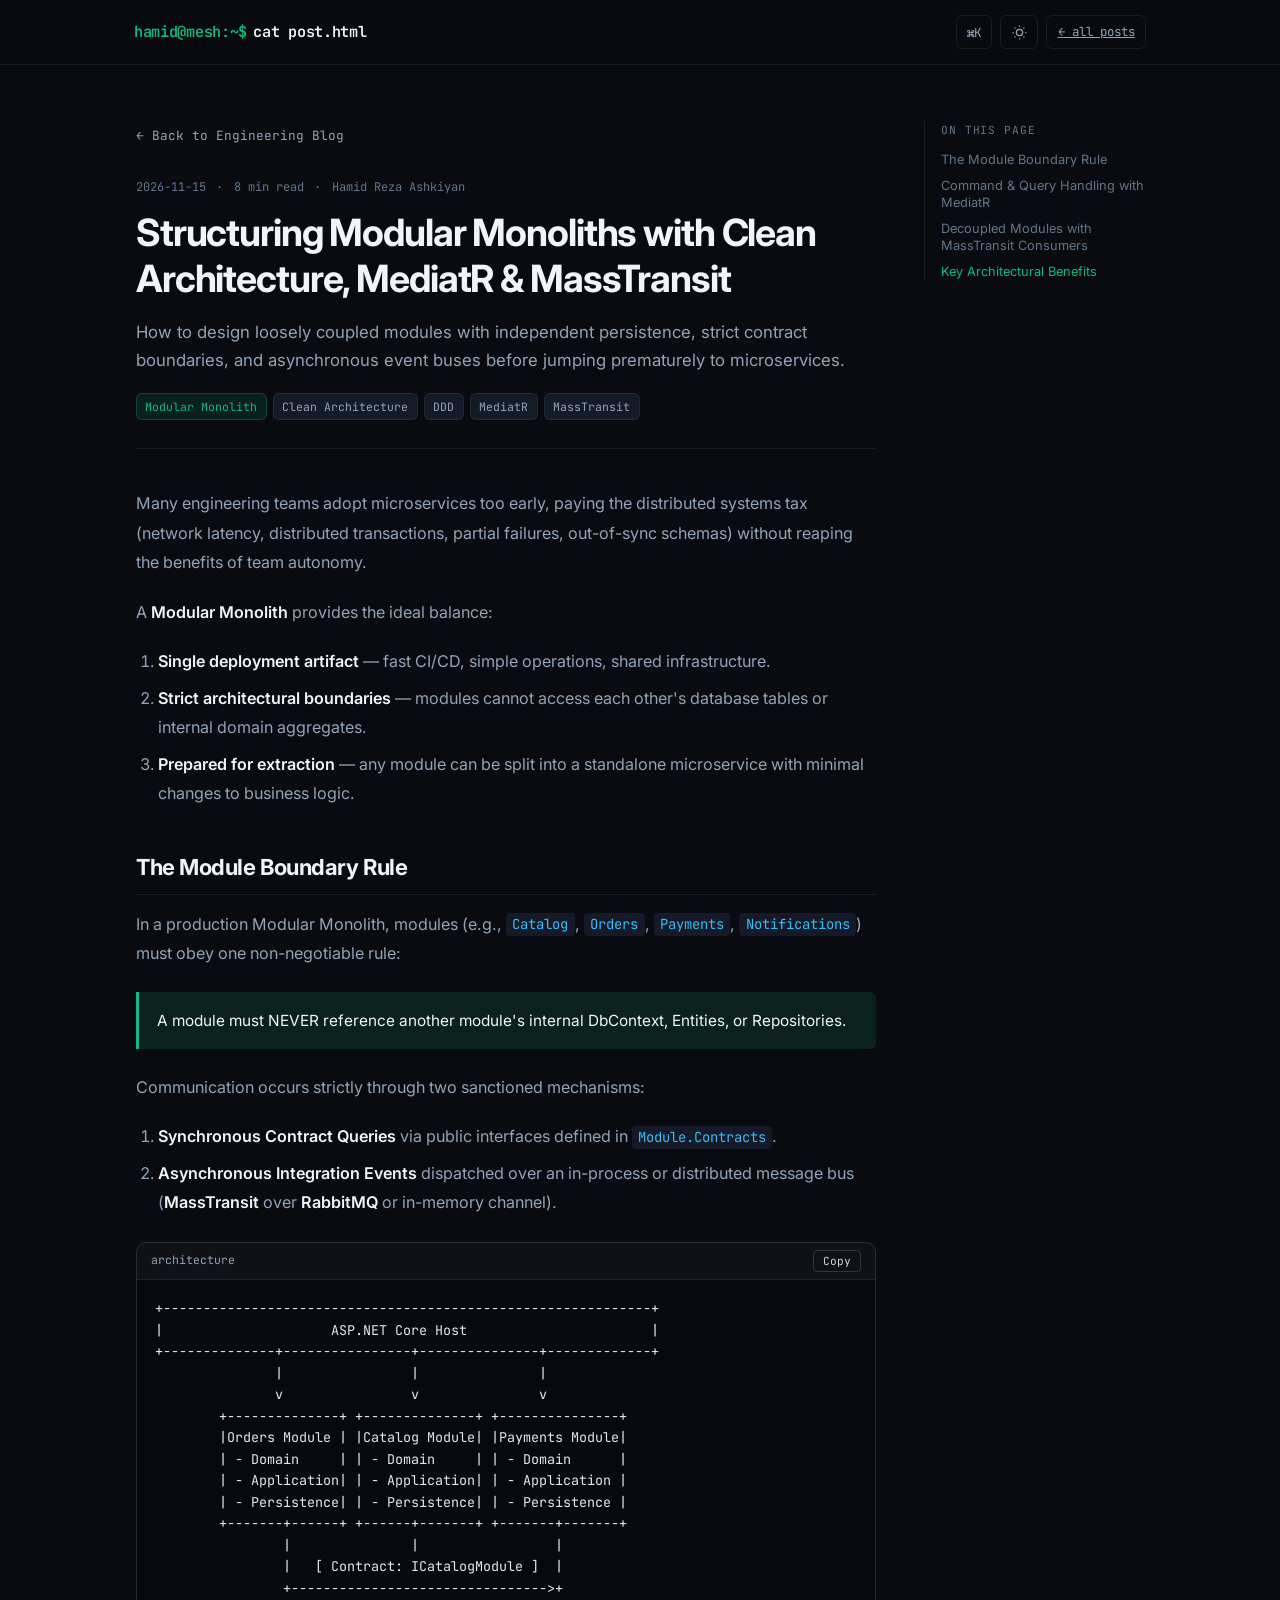
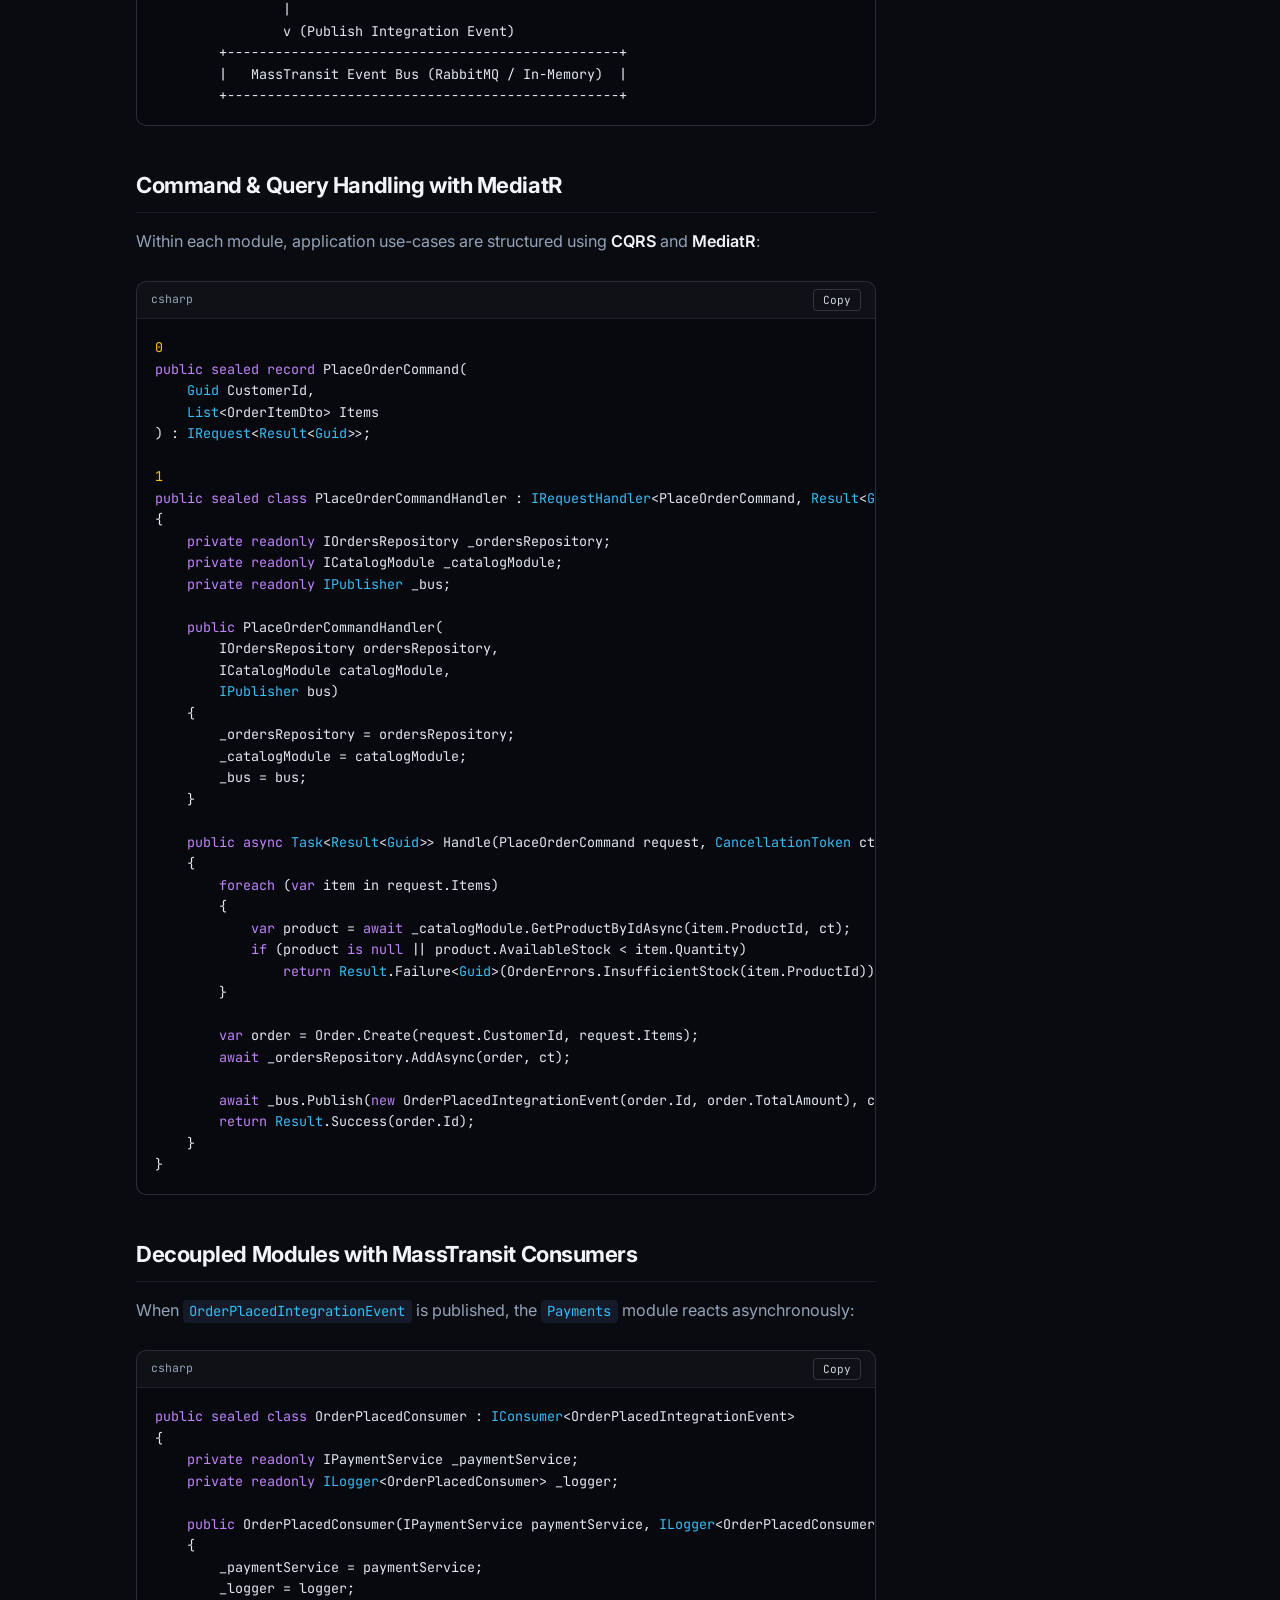
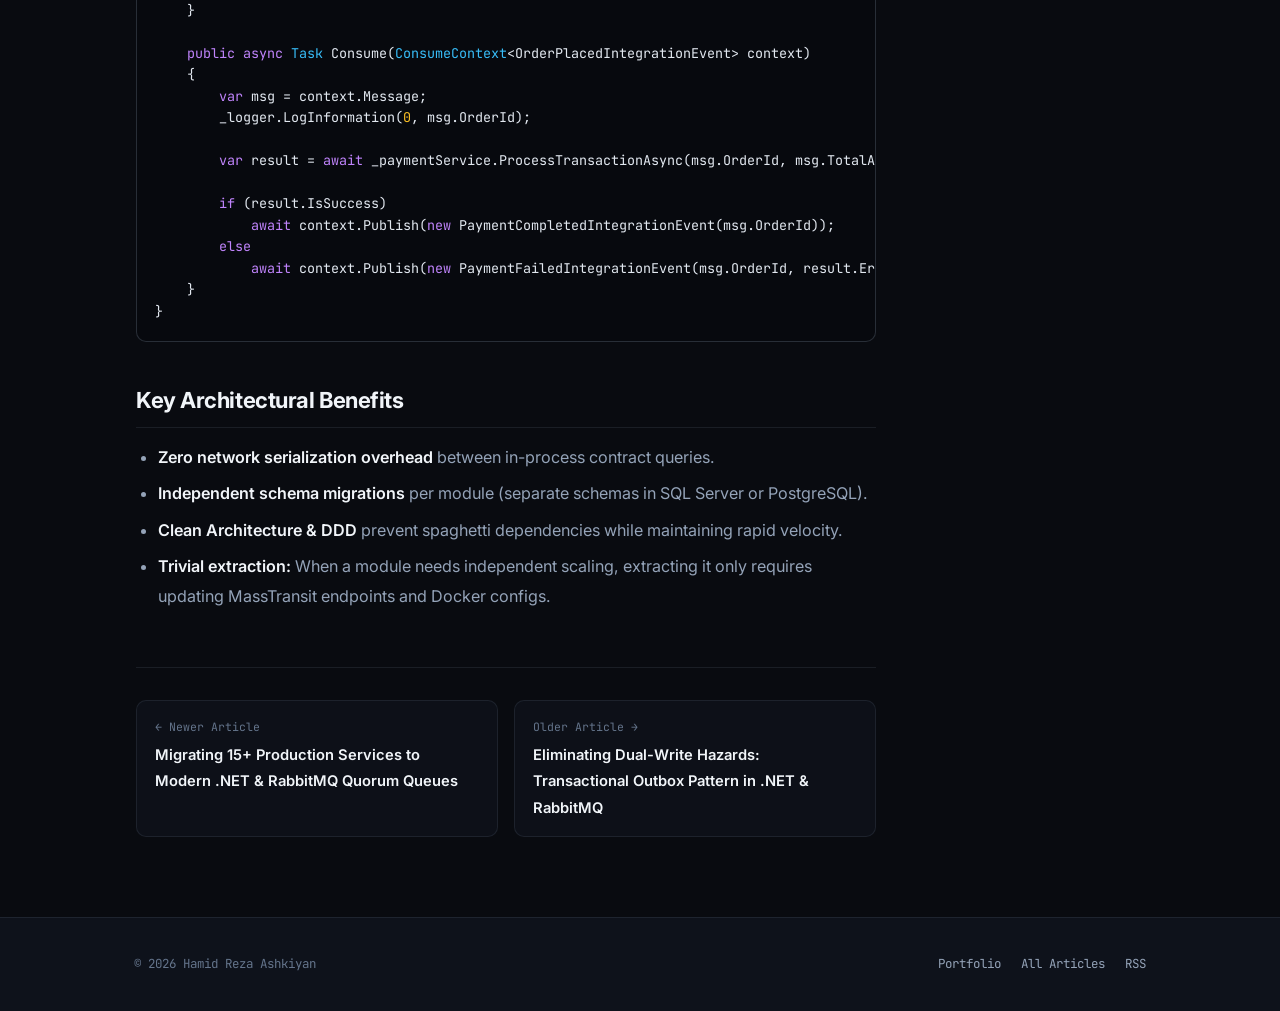
<file: blog/modular-monolith-clean-architecture.html>
<!DOCTYPE html>
<html lang="en">
<head>
  <meta charset="UTF-8">
  <meta name="viewport" content="width=device-width, initial-scale=1.0">
  <title>Structuring Modular Monoliths with Clean Architecture, MediatR &amp; MassTransit — Hamid Reza Ashkiyan</title>
  <meta name="description" content="How to design loosely coupled modules with independent persistence, strict contract boundaries, and asynchronous event buses before jumping prematurely to microservices.">
  <meta property="og:title" content="Structuring Modular Monoliths with Clean Architecture, MediatR &amp; MassTransit">
  <meta property="og:description" content="How to design loosely coupled modules with independent persistence, strict contract boundaries, and asynchronous event buses before jumping prematurely to microservices.">
  <meta property="og:type" content="article">
  <meta property="og:url" content="https://hamidrezaashkiyan.github.io/blog/modular-monolith-clean-architecture.html">
  <meta property="og:image" content="https://hamidrezaashkiyan.github.io/assets/og-card.png">
  <meta name="twitter:card" content="summary_large_image">
  <meta name="twitter:image" content="https://hamidrezaashkiyan.github.io/assets/og-card.png">
  <link rel="icon" type="image/svg+xml" href="../assets/favicon.svg">
  <link rel="alternate" type="application/rss+xml" title="Hamid Reza Ashkiyan — Engineering Blog" href="../feed.xml">
  <link rel="canonical" href="https://hamidrezaashkiyan.github.io/blog/modular-monolith-clean-architecture.html">
  <link rel="stylesheet" href="../css/style.css">
  <link rel="preconnect" href="https://fonts.googleapis.com">
  <link rel="preconnect" href="https://fonts.gstatic.com" crossorigin>
  <link href="https://fonts.googleapis.com/css2?family=Inter:wght@400;500;600;700&family=JetBrains+Mono:wght@400;500;600;700&display=swap" rel="stylesheet">
  <script type="application/ld+json">
{
  "@context": "https://schema.org",
  "@type": "BlogPosting",
  "headline": "Structuring Modular Monoliths with Clean Architecture, MediatR & MassTransit",
  "description": "How to design loosely coupled modules with independent persistence, strict contract boundaries, and asynchronous event buses before jumping prematurely to microservices.",
  "datePublished": "2026-11-15",
  "author": {
    "@type": "Person",
    "name": "Hamid Reza Ashkiyan",
    "url": "https://hamidrezaashkiyan.github.io/"
  },
  "url": "https://hamidrezaashkiyan.github.io/blog/modular-monolith-clean-architecture.html",
  "image": "https://hamidrezaashkiyan.github.io/assets/og-card.png",
  "keywords": "Modular Monolith, Clean Architecture, DDD, MediatR, MassTransit"
}
  </script>
</head>
<body>
  <div class="scroll-progress" aria-hidden="true"></div>

  <header class="site-header">
    <div class="container header-inner">
      <a href="../index.html" class="logo-link">
        <span class="logo-prompt">hamid@mesh:~$</span>
        <span>cat post.html</span>
      </a>
      <div class="header-actions">
        <button id="btn-cmdk-toggle" class="icon-btn" title="Open Command Palette (Cmd/Ctrl + K)" aria-label="Open Command Palette"><span>⌘K</span></button>
        <button id="btn-theme-toggle" class="icon-btn" title="Toggle theme" aria-label="Toggle theme"></button>
        <a href="index.html" class="icon-btn">&larr; all posts</a>
      </div>
    </div>
  </header>

  <div class="article-layout">
    <main class="article-shell">
      <a href="index.html" class="article-back">&larr; Back to Engineering Blog</a>

      <header class="article-header">
        <div class="blog-meta">
          <span>2026-11-15</span>
          <span>&middot;</span>
          <span>8 min read</span>
          <span>&middot;</span>
          <span>Hamid Reza Ashkiyan</span>
        </div>
        <h1>Structuring Modular Monoliths with Clean Architecture, MediatR &amp; MassTransit</h1>
        <p class="article-lead">How to design loosely coupled modules with independent persistence, strict contract boundaries, and asynchronous event buses before jumping prematurely to microservices.</p>
        <div class="tag-row">
          <span class="tech-tag accent">Modular Monolith</span>
          <span class="tech-tag">Clean Architecture</span>
          <span class="tech-tag">DDD</span>
          <span class="tech-tag">MediatR</span>
          <span class="tech-tag">MassTransit</span>
        </div>
      </header>

      <article class="article-body">
<p>Many engineering teams adopt microservices too early, paying the distributed systems tax (network latency, distributed transactions, partial failures, out-of-sync schemas) without reaping the benefits of team autonomy.</p>

<p>A <strong>Modular Monolith</strong> provides the ideal balance:</p>

<ol>
  <li><strong>Single deployment artifact</strong> — fast CI/CD, simple operations, shared infrastructure.</li>
  <li><strong>Strict architectural boundaries</strong> — modules cannot access each other&#x27;s database tables or internal domain aggregates.</li>
  <li><strong>Prepared for extraction</strong> — any module can be split into a standalone microservice with minimal changes to business logic.</li>
</ol>

<h2>The Module Boundary Rule</h2>

<p>In a production Modular Monolith, modules (e.g., <code>Catalog</code>, <code>Orders</code>, <code>Payments</code>, <code>Notifications</code>) must obey one non-negotiable rule:</p>

<blockquote>A module must NEVER reference another module&#x27;s internal DbContext, Entities, or Repositories.</blockquote>

<p>Communication occurs strictly through two sanctioned mechanisms:</p>

<ol>
  <li><strong>Synchronous Contract Queries</strong> via public interfaces defined in <code>Module.Contracts</code>.</li>
  <li><strong>Asynchronous Integration Events</strong> dispatched over an in-process or distributed message bus (<strong>MassTransit</strong> over <strong>RabbitMQ</strong> or in-memory channel).</li>
</ol>

<div class="code-block">
  <div class="code-block-header">
    <span>architecture</span>
    <button class="copy-code-btn" type="button">Copy</button>
  </div>
  <pre><code>+-------------------------------------------------------------+
|                     ASP.NET Core Host                       |
+--------------+----------------+---------------+-------------+
               |                |               |
               v                v               v
        +--------------+ +--------------+ +---------------+
        |Orders Module | |Catalog Module| |Payments Module|
        | - Domain     | | - Domain     | | - Domain      |
        | - Application| | - Application| | - Application |
        | - Persistence| | - Persistence| | - Persistence |
        +-------+------+ +------+-------+ +-------+-------+
                |               |                 |
                |   [ Contract: ICatalogModule ]  |
                +--------------------------------&gt;+
                |
                v (Publish Integration Event)
        +-------------------------------------------------+
        |   MassTransit Event Bus (RabbitMQ / In-Memory)  |
        +-------------------------------------------------+</code></pre>
</div>

<h2>Command &amp; Query Handling with MediatR</h2>

<p>Within each module, application use-cases are structured using <strong>CQRS</strong> and <strong>MediatR</strong>:</p>

<div class="code-block">
  <div class="code-block-header">
    <span>csharp</span>
    <button class="copy-code-btn" type="button">Copy</button>
  </div>
  <pre><code>// 1. Command
public sealed record PlaceOrderCommand(
    Guid CustomerId,
    List&lt;OrderItemDto&gt; Items
) : IRequest&lt;Result&lt;Guid&gt;&gt;;

// 2. Handler enforcing Domain-Driven Design (DDD)
public sealed class PlaceOrderCommandHandler : IRequestHandler&lt;PlaceOrderCommand, Result&lt;Guid&gt;&gt;
{
    private readonly IOrdersRepository _ordersRepository;
    private readonly ICatalogModule _catalogModule;
    private readonly IPublisher _bus;

    public PlaceOrderCommandHandler(
        IOrdersRepository ordersRepository,
        ICatalogModule catalogModule,
        IPublisher bus)
    {
        _ordersRepository = ordersRepository;
        _catalogModule = catalogModule;
        _bus = bus;
    }

    public async Task&lt;Result&lt;Guid&gt;&gt; Handle(PlaceOrderCommand request, CancellationToken ct)
    {
        foreach (var item in request.Items)
        {
            var product = await _catalogModule.GetProductByIdAsync(item.ProductId, ct);
            if (product is null || product.AvailableStock &lt; item.Quantity)
                return Result.Failure&lt;Guid&gt;(OrderErrors.InsufficientStock(item.ProductId));
        }

        var order = Order.Create(request.CustomerId, request.Items);
        await _ordersRepository.AddAsync(order, ct);

        await _bus.Publish(new OrderPlacedIntegrationEvent(order.Id, order.TotalAmount), ct);
        return Result.Success(order.Id);
    }
}</code></pre>
</div>

<h2>Decoupled Modules with MassTransit Consumers</h2>

<p>When <code>OrderPlacedIntegrationEvent</code> is published, the <code>Payments</code> module reacts asynchronously:</p>

<div class="code-block">
  <div class="code-block-header">
    <span>csharp</span>
    <button class="copy-code-btn" type="button">Copy</button>
  </div>
  <pre><code>public sealed class OrderPlacedConsumer : IConsumer&lt;OrderPlacedIntegrationEvent&gt;
{
    private readonly IPaymentService _paymentService;
    private readonly ILogger&lt;OrderPlacedConsumer&gt; _logger;

    public OrderPlacedConsumer(IPaymentService paymentService, ILogger&lt;OrderPlacedConsumer&gt; logger)
    {
        _paymentService = paymentService;
        _logger = logger;
    }

    public async Task Consume(ConsumeContext&lt;OrderPlacedIntegrationEvent&gt; context)
    {
        var msg = context.Message;
        _logger.LogInformation(&quot;Processing payment for Order: {OrderId}&quot;, msg.OrderId);

        var result = await _paymentService.ProcessTransactionAsync(msg.OrderId, msg.TotalAmount);

        if (result.IsSuccess)
            await context.Publish(new PaymentCompletedIntegrationEvent(msg.OrderId));
        else
            await context.Publish(new PaymentFailedIntegrationEvent(msg.OrderId, result.Error));
    }
}</code></pre>
</div>

<h2>Key Architectural Benefits</h2>

<ul>
  <li><strong>Zero network serialization overhead</strong> between in-process contract queries.</li>
  <li><strong>Independent schema migrations</strong> per module (separate schemas in SQL Server or PostgreSQL).</li>
  <li><strong>Clean Architecture &amp; DDD</strong> prevent spaghetti dependencies while maintaining rapid velocity.</li>
  <li><strong>Trivial extraction:</strong> When a module needs independent scaling, extracting it only requires updating MassTransit endpoints and Docker configs.</li>
</ul>
      </article>

      <nav class="article-nav" aria-label="Article Navigation">
        <a href="migrating-15-microservices-to-dotnet-8.html">
          <span class="article-nav-label">&larr; Newer Article</span>
          <span class="article-nav-title">Migrating 15+ Production Services to Modern .NET &amp; RabbitMQ Quorum Queues</span>
        </a>
        <a href="transactional-outbox-pattern.html">
          <span class="article-nav-label">Older Article &rarr;</span>
          <span class="article-nav-title">Eliminating Dual-Write Hazards: Transactional Outbox Pattern in .NET &amp; RabbitMQ</span>
        </a>
      </nav>
    </main>

    <aside id="article-toc" class="article-toc" aria-label="Table of Contents"></aside>
  </div>

  <footer class="site-footer">
    <div class="container footer-inner">
      <span>&copy; 2026 Hamid Reza Ashkiyan</span>
      <div class="footer-links">
        <a href="../index.html">Portfolio</a>
        <a href="index.html">All Articles</a>
        <a href="../feed.xml">RSS</a>
      </div>
    </div>
  </footer>

  <script src="../js/main.js"></script>
</body>
</html>
</file>
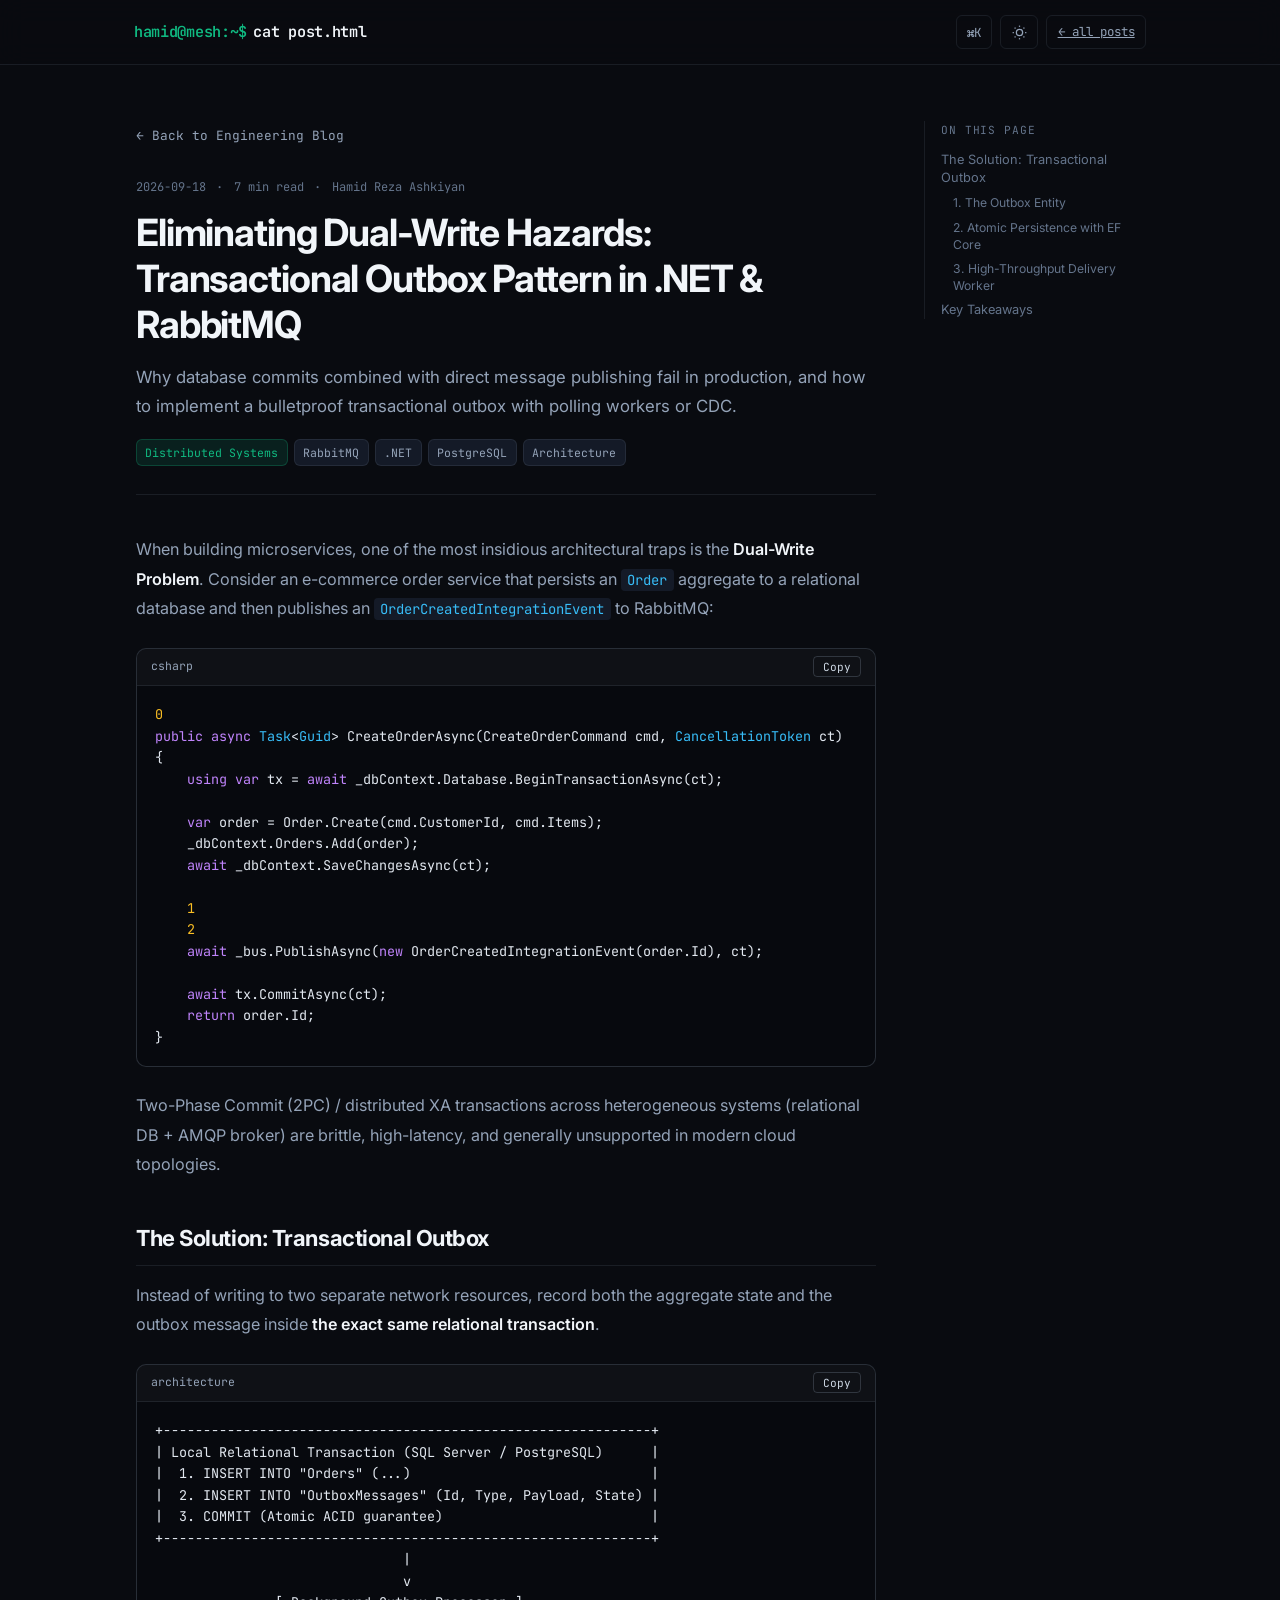
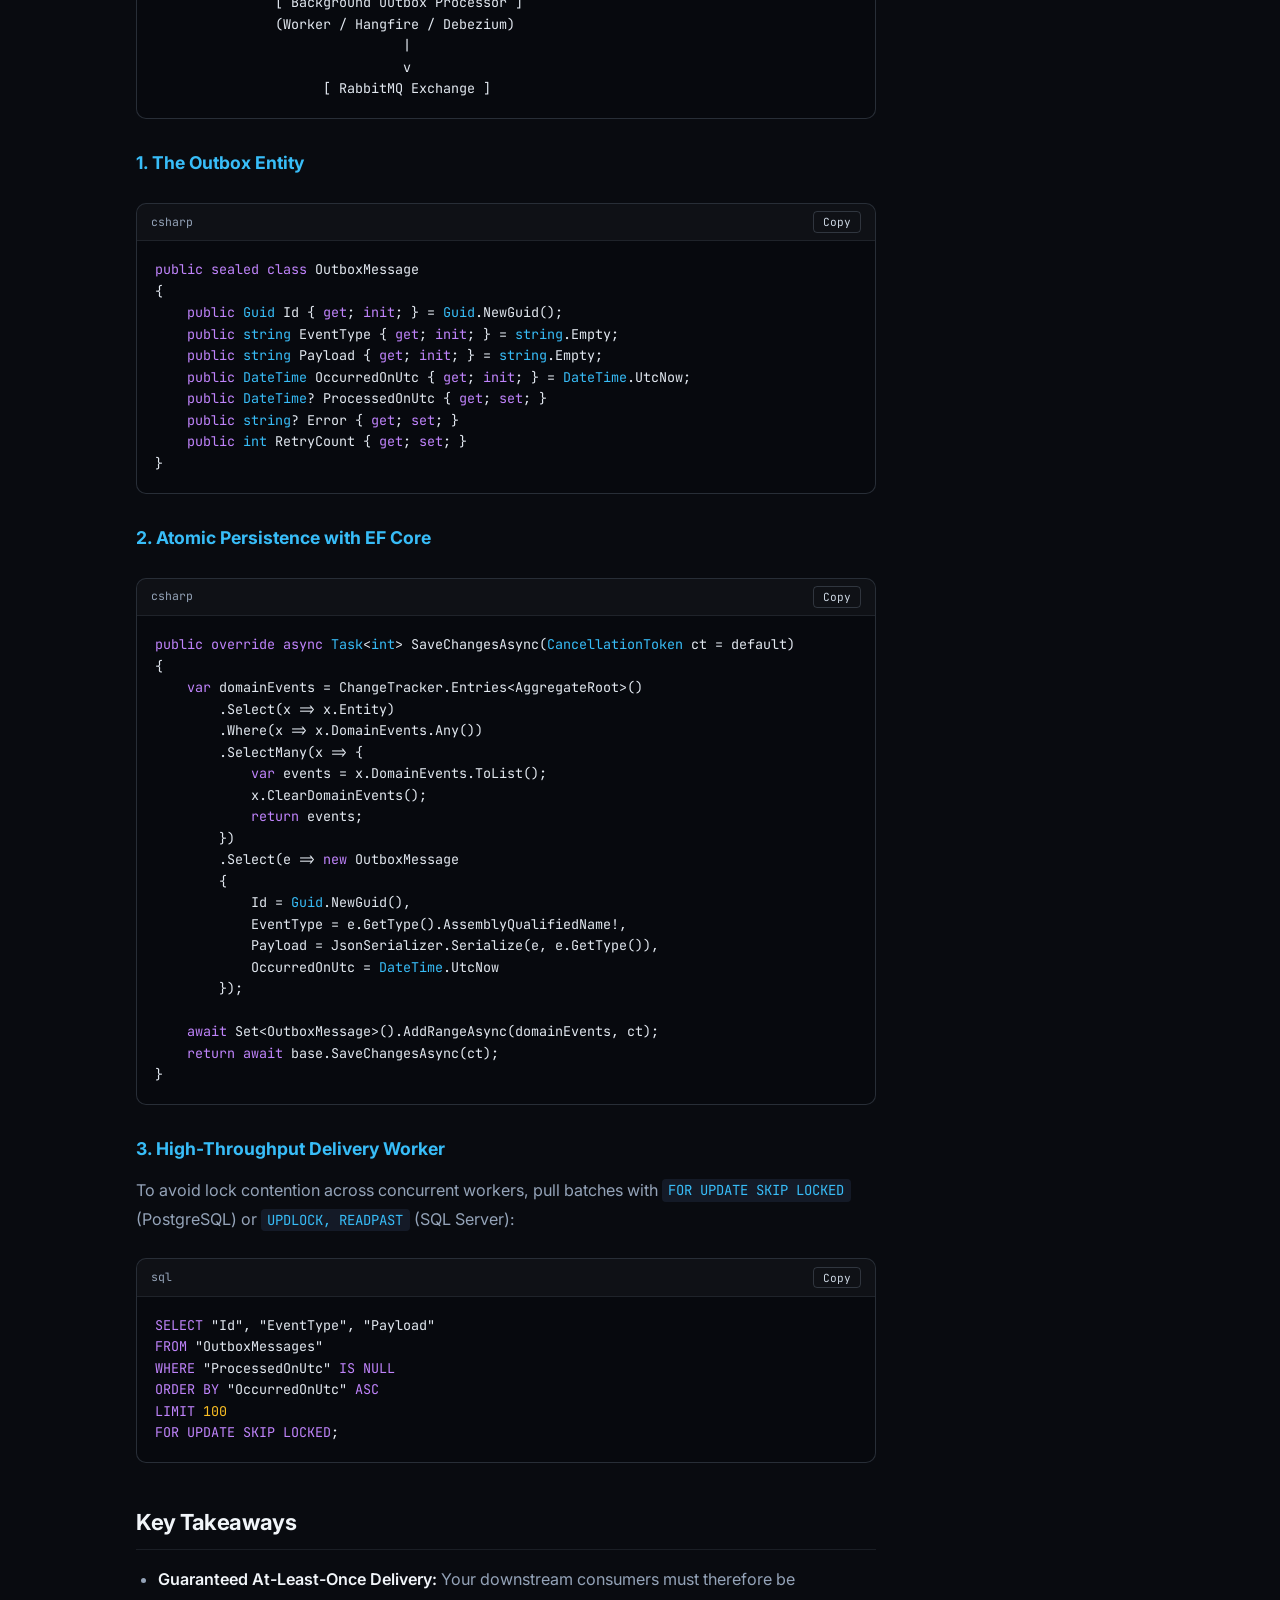
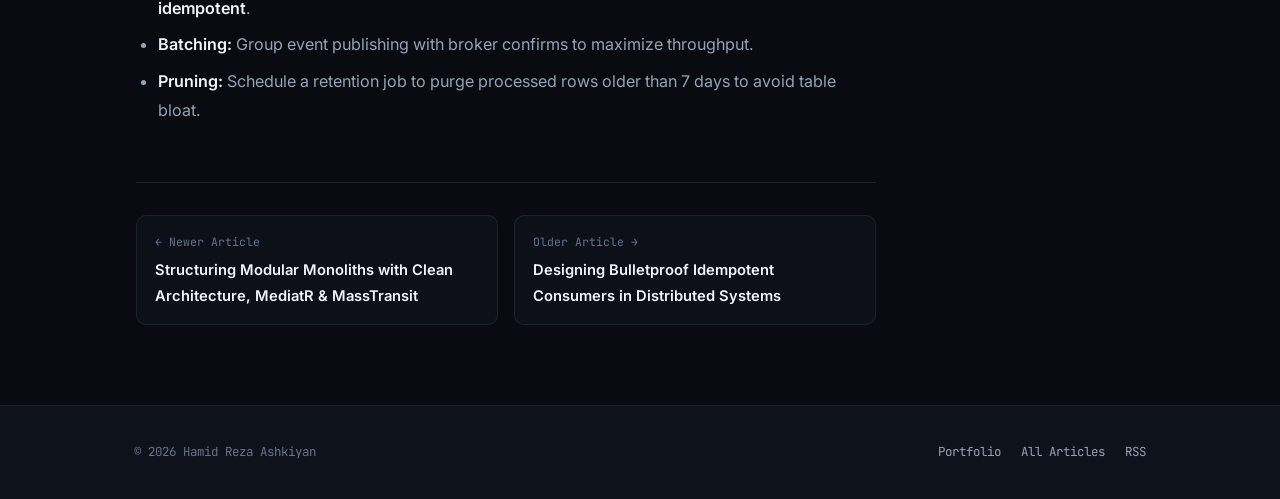
<file: blog/transactional-outbox-pattern.html>
<!DOCTYPE html>
<html lang="en">
<head>
  <meta charset="UTF-8">
  <meta name="viewport" content="width=device-width, initial-scale=1.0">
  <title>Eliminating Dual-Write Hazards: Transactional Outbox Pattern in .NET &amp; RabbitMQ — Hamid Reza Ashkiyan</title>
  <meta name="description" content="Why database commits combined with direct message publishing fail in production, and how to implement a bulletproof transactional outbox with polling workers or CDC.">
  <meta property="og:title" content="Eliminating Dual-Write Hazards: Transactional Outbox Pattern in .NET &amp; RabbitMQ">
  <meta property="og:description" content="Why database commits combined with direct message publishing fail in production, and how to implement a bulletproof transactional outbox with polling workers or CDC.">
  <meta property="og:type" content="article">
  <meta property="og:url" content="https://hamidrezaashkiyan.github.io/blog/transactional-outbox-pattern.html">
  <meta property="og:image" content="https://hamidrezaashkiyan.github.io/assets/og-card.png">
  <meta name="twitter:card" content="summary_large_image">
  <meta name="twitter:image" content="https://hamidrezaashkiyan.github.io/assets/og-card.png">
  <link rel="icon" type="image/svg+xml" href="../assets/favicon.svg">
  <link rel="alternate" type="application/rss+xml" title="Hamid Reza Ashkiyan — Engineering Blog" href="../feed.xml">
  <link rel="canonical" href="https://hamidrezaashkiyan.github.io/blog/transactional-outbox-pattern.html">
  <link rel="stylesheet" href="../css/style.css">
  <link rel="preconnect" href="https://fonts.googleapis.com">
  <link rel="preconnect" href="https://fonts.gstatic.com" crossorigin>
  <link href="https://fonts.googleapis.com/css2?family=Inter:wght@400;500;600;700&family=JetBrains+Mono:wght@400;500;600;700&display=swap" rel="stylesheet">
  <script type="application/ld+json">
{
  "@context": "https://schema.org",
  "@type": "BlogPosting",
  "headline": "Eliminating Dual-Write Hazards: Transactional Outbox Pattern in .NET & RabbitMQ",
  "description": "Why database commits combined with direct message publishing fail in production, and how to implement a bulletproof transactional outbox with polling workers or CDC.",
  "datePublished": "2026-09-18",
  "author": {
    "@type": "Person",
    "name": "Hamid Reza Ashkiyan",
    "url": "https://hamidrezaashkiyan.github.io/"
  },
  "url": "https://hamidrezaashkiyan.github.io/blog/transactional-outbox-pattern.html",
  "image": "https://hamidrezaashkiyan.github.io/assets/og-card.png",
  "keywords": "Distributed Systems, RabbitMQ, .NET, PostgreSQL, Architecture"
}
  </script>
</head>
<body>
  <div class="scroll-progress" aria-hidden="true"></div>

  <header class="site-header">
    <div class="container header-inner">
      <a href="../index.html" class="logo-link">
        <span class="logo-prompt">hamid@mesh:~$</span>
        <span>cat post.html</span>
      </a>
      <div class="header-actions">
        <button id="btn-cmdk-toggle" class="icon-btn" title="Open Command Palette (Cmd/Ctrl + K)" aria-label="Open Command Palette"><span>⌘K</span></button>
        <button id="btn-theme-toggle" class="icon-btn" title="Toggle theme" aria-label="Toggle theme"></button>
        <a href="index.html" class="icon-btn">&larr; all posts</a>
      </div>
    </div>
  </header>

  <div class="article-layout">
    <main class="article-shell">
      <a href="index.html" class="article-back">&larr; Back to Engineering Blog</a>

      <header class="article-header">
        <div class="blog-meta">
          <span>2026-09-18</span>
          <span>&middot;</span>
          <span>7 min read</span>
          <span>&middot;</span>
          <span>Hamid Reza Ashkiyan</span>
        </div>
        <h1>Eliminating Dual-Write Hazards: Transactional Outbox Pattern in .NET &amp; RabbitMQ</h1>
        <p class="article-lead">Why database commits combined with direct message publishing fail in production, and how to implement a bulletproof transactional outbox with polling workers or CDC.</p>
        <div class="tag-row">
          <span class="tech-tag accent">Distributed Systems</span>
          <span class="tech-tag">RabbitMQ</span>
          <span class="tech-tag">.NET</span>
          <span class="tech-tag">PostgreSQL</span>
          <span class="tech-tag">Architecture</span>
        </div>
      </header>

      <article class="article-body">
<p>When building microservices, one of the most insidious architectural traps is the <strong>Dual-Write Problem</strong>. Consider an e-commerce order service that persists an <code>Order</code> aggregate to a relational database and then publishes an <code>OrderCreatedIntegrationEvent</code> to RabbitMQ:</p>

<div class="code-block">
  <div class="code-block-header">
    <span>csharp</span>
    <button class="copy-code-btn" type="button">Copy</button>
  </div>
  <pre><code>// Fragile dual-write anti-pattern
public async Task&lt;Guid&gt; CreateOrderAsync(CreateOrderCommand cmd, CancellationToken ct)
{
    using var tx = await _dbContext.Database.BeginTransactionAsync(ct);

    var order = Order.Create(cmd.CustomerId, cmd.Items);
    _dbContext.Orders.Add(order);
    await _dbContext.SaveChangesAsync(ct);

    // IF THE PROCESS CRASHES OR NETWORK DROPS HERE:
    // The order is committed in DB, but the event is NEVER published!
    await _bus.PublishAsync(new OrderCreatedIntegrationEvent(order.Id), ct);

    await tx.CommitAsync(ct);
    return order.Id;
}</code></pre>
</div>

<p>Two-Phase Commit (2PC) / distributed XA transactions across heterogeneous systems (relational DB + AMQP broker) are brittle, high-latency, and generally unsupported in modern cloud topologies.</p>

<h2>The Solution: Transactional Outbox</h2>

<p>Instead of writing to two separate network resources, record both the aggregate state and the outbox message inside <strong>the exact same relational transaction</strong>.</p>

<div class="code-block">
  <div class="code-block-header">
    <span>architecture</span>
    <button class="copy-code-btn" type="button">Copy</button>
  </div>
  <pre><code>+-------------------------------------------------------------+
| Local Relational Transaction (SQL Server / PostgreSQL)      |
|  1. INSERT INTO &quot;Orders&quot; (...)                              |
|  2. INSERT INTO &quot;OutboxMessages&quot; (Id, Type, Payload, State) |
|  3. COMMIT (Atomic ACID guarantee)                          |
+-------------------------------------------------------------+
                               |
                               v
               [ Background Outbox Processor ]
               (Worker / Hangfire / Debezium)
                               |
                               v
                     [ RabbitMQ Exchange ]</code></pre>
</div>

<h3>1. The Outbox Entity</h3>

<div class="code-block">
  <div class="code-block-header">
    <span>csharp</span>
    <button class="copy-code-btn" type="button">Copy</button>
  </div>
  <pre><code>public sealed class OutboxMessage
{
    public Guid Id { get; init; } = Guid.NewGuid();
    public string EventType { get; init; } = string.Empty;
    public string Payload { get; init; } = string.Empty;
    public DateTime OccurredOnUtc { get; init; } = DateTime.UtcNow;
    public DateTime? ProcessedOnUtc { get; set; }
    public string? Error { get; set; }
    public int RetryCount { get; set; }
}</code></pre>
</div>

<h3>2. Atomic Persistence with EF Core</h3>

<div class="code-block">
  <div class="code-block-header">
    <span>csharp</span>
    <button class="copy-code-btn" type="button">Copy</button>
  </div>
  <pre><code>public override async Task&lt;int&gt; SaveChangesAsync(CancellationToken ct = default)
{
    var domainEvents = ChangeTracker.Entries&lt;AggregateRoot&gt;()
        .Select(x =&gt; x.Entity)
        .Where(x =&gt; x.DomainEvents.Any())
        .SelectMany(x =&gt; {
            var events = x.DomainEvents.ToList();
            x.ClearDomainEvents();
            return events;
        })
        .Select(e =&gt; new OutboxMessage
        {
            Id = Guid.NewGuid(),
            EventType = e.GetType().AssemblyQualifiedName!,
            Payload = JsonSerializer.Serialize(e, e.GetType()),
            OccurredOnUtc = DateTime.UtcNow
        });

    await Set&lt;OutboxMessage&gt;().AddRangeAsync(domainEvents, ct);
    return await base.SaveChangesAsync(ct);
}</code></pre>
</div>

<h3>3. High-Throughput Delivery Worker</h3>

<p>To avoid lock contention across concurrent workers, pull batches with <code>FOR UPDATE SKIP LOCKED</code> (PostgreSQL) or <code>UPDLOCK, READPAST</code> (SQL Server):</p>

<div class="code-block">
  <div class="code-block-header">
    <span>sql</span>
    <button class="copy-code-btn" type="button">Copy</button>
  </div>
  <pre><code>SELECT &quot;Id&quot;, &quot;EventType&quot;, &quot;Payload&quot;
FROM &quot;OutboxMessages&quot;
WHERE &quot;ProcessedOnUtc&quot; IS NULL
ORDER BY &quot;OccurredOnUtc&quot; ASC
LIMIT 100
FOR UPDATE SKIP LOCKED;</code></pre>
</div>

<h2>Key Takeaways</h2>

<ul>
  <li><strong>Guaranteed At-Least-Once Delivery:</strong> Your downstream consumers must therefore be <strong>idempotent</strong>.</li>
  <li><strong>Batching:</strong> Group event publishing with broker confirms to maximize throughput.</li>
  <li><strong>Pruning:</strong> Schedule a retention job to purge processed rows older than 7 days to avoid table bloat.</li>
</ul>
      </article>

      <nav class="article-nav" aria-label="Article Navigation">
        <a href="modular-monolith-clean-architecture.html">
          <span class="article-nav-label">&larr; Newer Article</span>
          <span class="article-nav-title">Structuring Modular Monoliths with Clean Architecture, MediatR &amp; MassTransit</span>
        </a>
        <a href="idempotent-event-processing.html">
          <span class="article-nav-label">Older Article &rarr;</span>
          <span class="article-nav-title">Designing Bulletproof Idempotent Consumers in Distributed Systems</span>
        </a>
      </nav>
    </main>

    <aside id="article-toc" class="article-toc" aria-label="Table of Contents"></aside>
  </div>

  <footer class="site-footer">
    <div class="container footer-inner">
      <span>&copy; 2026 Hamid Reza Ashkiyan</span>
      <div class="footer-links">
        <a href="../index.html">Portfolio</a>
        <a href="index.html">All Articles</a>
        <a href="../feed.xml">RSS</a>
      </div>
    </div>
  </footer>

  <script src="../js/main.js"></script>
</body>
</html>
</file>
<file: css/style.css>
/* ==========================================================================
   HAMID REZA ASHKIYAN — v1.0 Minimalist Engineering Portfolio & HTML Blog
   Aesthetic: Precision Obsidian, Hairline Borders, Emerald/Cyan Accents
   ========================================================================== */

:root {
  --bg-primary: #090b10;
  --bg-secondary: #0e121b;
  --bg-tertiary: #141a27;
  --bg-card: rgba(15, 19, 28, 0.78);
  --bg-card-solid: #0f131c;
  --bg-card-hover: rgba(20, 27, 40, 0.92);
  --bg-glass: rgba(9, 11, 16, 0.78);
  --border-color: rgba(148, 163, 184, 0.12);
  --border-strong: rgba(148, 163, 184, 0.24);
  --text-primary: #f1f5f9;
  --text-secondary: #94a3b8;
  --text-muted: #64748b;
  --accent-green: #10b981;
  --accent-green-bright: #34d399;
  --accent-green-dim: rgba(16, 185, 129, 0.12);
  --accent-cyan: #38bdf8;
  --accent-cyan-dim: rgba(56, 189, 248, 0.12);
  --accent-amber: #f59e0b;
  --code-bg: #07090e;
  --shadow-sm: 0 2px 10px rgba(0, 0, 0, 0.25);
  --shadow-lg: 0 18px 50px rgba(0, 0, 0, 0.45);
  --grid-dot: rgba(148, 163, 184, 0.14);
  --spotlight: rgba(56, 189, 248, 0.08);
  --font-mono: 'JetBrains Mono', 'Fira Code', ui-monospace, SFMono-Regular, Menlo, Monaco, Consolas, monospace;
  --font-sans: 'Inter', -apple-system, BlinkMacSystemFont, 'Segoe UI', Roboto, sans-serif;
  --radius-sm: 6px;
  --radius-md: 10px;
  --radius-lg: 14px;
  --max-width: 1060px;
  --reading-width: 740px;
  --ease: cubic-bezier(0.16, 1, 0.3, 1);
  --transition: all 0.25s var(--ease);
}

[data-theme="light"] {
  --bg-primary: #f8fafc;
  --bg-secondary: #f1f5f9;
  --bg-tertiary: #e2e8f0;
  --bg-card: rgba(255, 255, 255, 0.9);
  --bg-card-solid: #ffffff;
  --bg-card-hover: #ffffff;
  --bg-glass: rgba(248, 250, 252, 0.85);
  --border-color: rgba(15, 23, 42, 0.1);
  --border-strong: rgba(15, 23, 42, 0.22);
  --text-primary: #0f172a;
  --text-secondary: #475569;
  --text-muted: #64748b;
  --accent-green: #059669;
  --accent-green-bright: #10b981;
  --accent-green-dim: rgba(5, 150, 105, 0.1);
  --accent-cyan: #0284c7;
  --accent-cyan-dim: rgba(2, 132, 199, 0.1);
  --code-bg: #0f172a;
  --shadow-sm: 0 2px 12px rgba(15, 23, 42, 0.05);
  --shadow-lg: 0 18px 45px rgba(15, 23, 42, 0.1);
  --grid-dot: rgba(15, 23, 42, 0.1);
  --spotlight: rgba(2, 132, 199, 0.06);
}

/* Reset & Base */
*, *::before, *::after {
  box-sizing: border-box;
  margin: 0;
  padding: 0;
}

html {
  scroll-behavior: smooth;
  font-size: 16px;
  scroll-padding-top: 84px;
}

body {
  background-color: var(--bg-primary);
  color: var(--text-primary);
  font-family: var(--font-sans);
  line-height: 1.65;
  -webkit-font-smoothing: antialiased;
  -moz-osx-font-smoothing: grayscale;
  min-height: 100vh;
  display: flex;
  flex-direction: column;
  overflow-x: hidden;
  transition: background-color 0.3s var(--ease), color 0.3s var(--ease);
}

::selection {
  background: var(--accent-green-dim);
  color: var(--accent-green-bright);
}

a {
  color: inherit;
}

/* Reading / Scroll Progress Bar */
.scroll-progress {
  position: fixed;
  top: 0;
  left: 0;
  width: 0%;
  height: 2px;
  background: linear-gradient(90deg, var(--accent-green), var(--accent-cyan));
  z-index: 200;
  transition: width 0.08s linear;
  pointer-events: none;
}

/* Container */
.container {
  max-width: var(--max-width);
  margin: 0 auto;
  padding: 0 1.5rem;
  width: 100%;
}

/* ==========================================================================
   HEADER & NAVIGATION
   ========================================================================== */
header.site-header {
  position: sticky;
  top: 0;
  z-index: 120;
  background: var(--bg-glass);
  backdrop-filter: blur(14px);
  -webkit-backdrop-filter: blur(14px);
  border-bottom: 1px solid var(--border-color);
  transition: var(--transition);
}

.header-inner {
  display: flex;
  justify-content: space-between;
  align-items: center;
  height: 64px;
  gap: 1rem;
}

.logo-link {
  text-decoration: none;
  color: var(--text-primary);
  font-family: var(--font-mono);
  font-weight: 600;
  font-size: 0.95rem;
  display: inline-flex;
  align-items: center;
  gap: 0.4rem;
  letter-spacing: -0.02em;
}

.logo-prompt {
  color: var(--accent-green);
}

.logo-cursor {
  display: inline-block;
  width: 7px;
  height: 14px;
  background: var(--accent-cyan);
  border-radius: 1px;
  animation: blink 1.1s step-end infinite;
}

@keyframes blink {
  0%, 100% { opacity: 1; }
  50% { opacity: 0; }
}

nav.main-nav {
  display: flex;
  align-items: center;
  gap: 0.25rem;
}

.nav-link {
  font-family: var(--font-mono);
  font-size: 0.8rem;
  color: var(--text-secondary);
  text-decoration: none;
  padding: 0.4rem 0.65rem;
  border-radius: var(--radius-sm);
  transition: var(--transition);
}

.nav-link:hover,
.nav-link.active {
  color: var(--text-primary);
  background: var(--bg-tertiary);
}

.nav-link.active {
  color: var(--accent-green);
}

.header-actions {
  display: flex;
  align-items: center;
  gap: 0.5rem;
}

.icon-btn {
  background: transparent;
  border: 1px solid var(--border-color);
  color: var(--text-secondary);
  font-family: var(--font-mono);
  font-size: 0.78rem;
  height: 34px;
  padding: 0 0.65rem;
  border-radius: var(--radius-sm);
  cursor: pointer;
  display: inline-flex;
  align-items: center;
  justify-content: center;
  gap: 0.35rem;
  transition: var(--transition);
}

.icon-btn:hover {
  border-color: var(--border-strong);
  color: var(--text-primary);
  background: var(--bg-tertiary);
}

.icon-btn.accent {
  color: var(--accent-green);
  border-color: rgba(16, 185, 129, 0.3);
}

.icon-btn.accent:hover {
  background: var(--accent-green-dim);
  border-color: var(--accent-green);
}

.mobile-menu-btn {
  display: none;
  width: 34px;
  padding: 0;
}

/* Mobile Nav Drawer */
.mobile-nav {
  display: none;
  flex-direction: column;
  gap: 0.25rem;
  padding: 0.75rem 1.5rem 1.25rem;
  border-top: 1px solid var(--border-color);
  background: var(--bg-secondary);
}

.mobile-nav.open {
  display: flex;
}

.mobile-nav .nav-link {
  padding: 0.6rem 0.75rem;
  font-size: 0.88rem;
}

/* ==========================================================================
   HERO SECTION
   ========================================================================== */
.hero-section {
  position: relative;
  padding: 4.5rem 0 3.5rem;
  border-bottom: 1px solid var(--border-color);
  overflow: hidden;
}

.hero-bg-grid {
  position: absolute;
  inset: 0;
  background-image: radial-gradient(var(--grid-dot) 1px, transparent 1px);
  background-size: 24px 24px;
  mask-image: radial-gradient(ellipse 75% 65% at 50% 25%, #000 30%, transparent 100%);
  -webkit-mask-image: radial-gradient(ellipse 75% 65% at 50% 25%, #000 30%, transparent 100%);
  pointer-events: none;
  z-index: 0;
}

.hero-glow {
  position: absolute;
  top: -120px;
  left: 50%;
  transform: translateX(-50%);
  width: 680px;
  height: 360px;
  background: radial-gradient(circle, rgba(16, 185, 129, 0.11) 0%, rgba(56, 189, 248, 0.06) 45%, transparent 72%);
  filter: blur(40px);
  pointer-events: none;
  z-index: 0;
}

.hero-inner {
  position: relative;
  z-index: 1;
}

.hero-grid {
  display: grid;
  grid-template-columns: 1.15fr 0.95fr;
  gap: 2.5rem;
  align-items: center;
}

.status-pill {
  display: inline-flex;
  align-items: center;
  gap: 0.55rem;
  font-family: var(--font-mono);
  font-size: 0.75rem;
  color: var(--text-secondary);
  background: var(--bg-secondary);
  border: 1px solid var(--border-color);
  padding: 0.32rem 0.8rem;
  border-radius: 999px;
  margin-bottom: 1.4rem;
}

.status-dot {
  width: 7px;
  height: 7px;
  background: var(--accent-green);
  border-radius: 50%;
  box-shadow: 0 0 10px var(--accent-green);
  animation: pulse 2.4s ease-in-out infinite;
}

@keyframes pulse {
  0%, 100% { opacity: 1; transform: scale(1); }
  50% { opacity: 0.45; transform: scale(0.85); }
}

.hero-title {
  font-size: clamp(2.15rem, 4.2vw, 3.1rem);
  font-weight: 700;
  letter-spacing: -0.035em;
  line-height: 1.12;
  margin-bottom: 0.85rem;
  color: var(--text-primary);
}

.hero-role {
  font-family: var(--font-mono);
  font-size: 0.95rem;
  color: var(--accent-green);
  margin-bottom: 1.1rem;
  font-weight: 500;
}

.hero-summary {
  color: var(--text-secondary);
  font-size: 1.02rem;
  line-height: 1.7;
  max-width: 560px;
  margin-bottom: 1.25rem;
}

.hero-quote {
  font-family: var(--font-mono);
  font-size: 0.82rem;
  color: var(--text-muted);
  border-left: 2px solid var(--accent-green);
  padding-left: 0.85rem;
  margin-bottom: 1.75rem;
}

/* Action Buttons */
.btn-group {
  display: flex;
  flex-wrap: wrap;
  gap: 0.65rem;
}

.btn {
  font-family: var(--font-mono);
  font-size: 0.82rem;
  font-weight: 500;
  padding: 0.62rem 1.1rem;
  border-radius: var(--radius-sm);
  text-decoration: none;
  display: inline-flex;
  align-items: center;
  gap: 0.5rem;
  cursor: pointer;
  border: 1px solid transparent;
  transition: var(--transition);
}

.btn svg {
  width: 15px;
  height: 15px;
  flex-shrink: 0;
}

.btn-primary {
  background: var(--accent-green);
  color: #031f14;
  font-weight: 600;
}

.btn-primary:hover {
  background: var(--accent-green-bright);
  transform: translateY(-1px);
  box-shadow: 0 8px 24px rgba(16, 185, 129, 0.28);
}

.btn-outline {
  background: var(--bg-card);
  border-color: var(--border-strong);
  color: var(--text-primary);
}

.btn-outline:hover {
  border-color: var(--accent-cyan);
  color: var(--accent-cyan);
  background: var(--accent-cyan-dim);
  transform: translateY(-1px);
}

.btn-ghost {
  background: transparent;
  border-color: var(--border-color);
  color: var(--text-secondary);
}

.btn-ghost:hover {
  color: var(--text-primary);
  border-color: var(--border-strong);
  background: var(--bg-tertiary);
}

/* Hero Terminal Card */
.hero-terminal-card {
  background: var(--code-bg);
  border: 1px solid var(--border-strong);
  border-radius: var(--radius-lg);
  overflow: hidden;
  box-shadow: var(--shadow-lg);
  color: #e2e8f0;
}

.card-topbar {
  background: rgba(255, 255, 255, 0.03);
  border-bottom: 1px solid rgba(148, 163, 184, 0.14);
  padding: 0.6rem 1rem;
  display: flex;
  align-items: center;
  justify-content: space-between;
  font-family: var(--font-mono);
  font-size: 0.72rem;
  color: #64748b;
}

.window-dots {
  display: flex;
  gap: 6px;
}

.window-dots span {
  width: 10px;
  height: 10px;
  border-radius: 50%;
}

.dot-red { background: #ef4444; }
.dot-yellow { background: #f59e0b; }
.dot-green { background: #10b981; }

.terminal-content {
  padding: 1.25rem;
  font-family: var(--font-mono);
}

.terminal-cmd {
  color: #38bdf8;
  font-size: 0.82rem;
  margin-bottom: 0.85rem;
  word-break: break-all;
}

.terminal-cmd .prompt-user {
  color: #10b981;
}

.json-output {
  font-size: 0.8rem;
  line-height: 1.62;
  color: #94a3b8;
  overflow-x: auto;
}

.json-key { color: #38bdf8; }
.json-str { color: #a7f3d0; }
.json-arr { color: #fde68a; }

/* Hero Metrics Strip */
.metrics-strip {
  margin-top: 3rem;
  display: grid;
  grid-template-columns: repeat(4, 1fr);
  gap: 1rem;
}

.metric-card {
  background: var(--bg-card);
  border: 1px solid var(--border-color);
  border-radius: var(--radius-md);
  padding: 1.1rem 1.25rem;
  transition: var(--transition);
}

.metric-card:hover {
  border-color: var(--border-strong);
  transform: translateY(-2px);
}

.metric-num {
  font-family: var(--font-mono);
  font-size: 1.55rem;
  font-weight: 700;
  color: var(--text-primary);
  letter-spacing: -0.02em;
  display: block;
}

.metric-num span {
  color: var(--accent-green);
}

.metric-label {
  font-size: 0.78rem;
  color: var(--text-muted);
  margin-top: 0.2rem;
  display: block;
}

/* ==========================================================================
   SECTIONS COMMON
   ========================================================================== */
section.content-section {
  padding: 4.25rem 0;
  border-bottom: 1px solid var(--border-color);
}

.section-header {
  margin-bottom: 2.25rem;
  display: flex;
  justify-content: space-between;
  align-items: flex-end;
  flex-wrap: wrap;
  gap: 1rem;
}

.section-tag {
  font-family: var(--font-mono);
  font-size: 0.75rem;
  color: var(--accent-green);
  text-transform: uppercase;
  letter-spacing: 0.08em;
  margin-bottom: 0.4rem;
  display: block;
}

.section-title {
  font-size: clamp(1.45rem, 2.5vw, 1.85rem);
  font-weight: 700;
  letter-spacing: -0.025em;
  line-height: 1.2;
}

.section-desc {
  color: var(--text-secondary);
  font-size: 0.95rem;
  margin-top: 0.45rem;
  max-width: 620px;
}

/* Spotlight Card Base */
.spotlight-card {
  position: relative;
  background: var(--bg-card);
  border: 1px solid var(--border-color);
  border-radius: var(--radius-md);
  transition: var(--transition);
  overflow: hidden;
}

.spotlight-card::before {
  content: "";
  position: absolute;
  inset: 0;
  background: radial-gradient(380px circle at var(--mx, 50%) var(--my, 50%), var(--spotlight), transparent 65%);
  opacity: 0;
  transition: opacity 0.3s ease;
  pointer-events: none;
}

.spotlight-card:hover::before {
  opacity: 1;
}

.spotlight-card:hover {
  border-color: var(--border-strong);
  background: var(--bg-card-hover);
}

/* ==========================================================================
   EXPERIENCE TIMELINE & CREDENTIALS
   ========================================================================== */
.timeline {
  position: relative;
  display: flex;
  flex-direction: column;
  gap: 1.5rem;
  padding-left: 1.75rem;
}

.timeline::before {
  content: "";
  position: absolute;
  left: 5px;
  top: 12px;
  bottom: 12px;
  width: 1px;
  background: linear-gradient(180deg, var(--accent-green), var(--border-strong) 45%, transparent);
}

.timeline-item {
  position: relative;
  padding: 1.5rem;
}

.timeline-dot {
  position: absolute;
  left: -1.75rem;
  top: 1.75rem;
  width: 11px;
  height: 11px;
  border-radius: 50%;
  background: var(--bg-primary);
  border: 2px solid var(--border-strong);
  transition: var(--transition);
}

.timeline-item.current .timeline-dot {
  border-color: var(--accent-green);
  background: var(--accent-green);
  box-shadow: 0 0 12px rgba(16, 185, 129, 0.6);
}

.timeline-item:hover .timeline-dot {
  border-color: var(--accent-cyan);
  transform: scale(1.15);
}

.exp-header {
  display: flex;
  justify-content: space-between;
  align-items: flex-start;
  flex-wrap: wrap;
  gap: 0.75rem;
  margin-bottom: 0.9rem;
}

.exp-role {
  font-size: 1.15rem;
  font-weight: 700;
  color: var(--text-primary);
}

.exp-company {
  font-family: var(--font-mono);
  font-size: 0.88rem;
  color: var(--accent-green);
  margin-top: 0.15rem;
}

.exp-meta {
  font-family: var(--font-mono);
  font-size: 0.78rem;
  color: var(--text-muted);
  text-align: right;
  display: flex;
  flex-direction: column;
  align-items: flex-end;
  gap: 0.2rem;
}

.exp-badge {
  display: inline-block;
  padding: 0.15rem 0.5rem;
  border-radius: 999px;
  font-size: 0.7rem;
  background: var(--accent-green-dim);
  color: var(--accent-green);
  border: 1px solid rgba(16, 185, 129, 0.25);
}

.exp-bullets {
  list-style: none;
  display: flex;
  flex-direction: column;
  gap: 0.5rem;
  margin-bottom: 1.1rem;
}

.exp-bullets li {
  position: relative;
  padding-left: 1.15rem;
  color: var(--text-secondary);
  font-size: 0.92rem;
  line-height: 1.6;
}

.exp-bullets li::before {
  content: "›";
  position: absolute;
  left: 0;
  color: var(--accent-green);
  font-family: var(--font-mono);
  font-weight: 700;
}

.exp-bullets strong {
  color: var(--text-primary);
  font-weight: 600;
}

.tag-row {
  display: flex;
  flex-wrap: wrap;
  gap: 0.4rem;
}

.tech-tag {
  font-family: var(--font-mono);
  font-size: 0.72rem;
  padding: 0.2rem 0.52rem;
  border-radius: var(--radius-sm);
  background: var(--bg-tertiary);
  color: var(--text-secondary);
  border: 1px solid var(--border-color);
  transition: var(--transition);
}

.tech-tag.accent {
  color: var(--accent-green);
  background: var(--accent-green-dim);
  border-color: rgba(16, 185, 129, 0.25);
}

/* Credentials Grid (Education, Certs, Languages & Interests) */
.credentials-grid {
  margin-top: 2rem;
  display: grid;
  grid-template-columns: repeat(3, 1fr);
  gap: 1.25rem;
}

.cred-card {
  padding: 1.35rem;
}

.cred-label {
  font-family: var(--font-mono);
  font-size: 0.72rem;
  color: var(--accent-cyan);
  text-transform: uppercase;
  letter-spacing: 0.08em;
  margin-bottom: 0.75rem;
  display: block;
}

.cred-card h3 {
  font-size: 1rem;
  font-weight: 600;
  margin-bottom: 0.3rem;
}

.cred-card p,
.cred-list li {
  color: var(--text-secondary);
  font-size: 0.87rem;
  line-height: 1.55;
}

.cred-list {
  list-style: none;
  display: flex;
  flex-direction: column;
  gap: 0.55rem;
}

.cred-list li strong {
  color: var(--text-primary);
  font-weight: 600;
}

.cred-sub {
  font-family: var(--font-mono);
  font-size: 0.76rem;
  color: var(--text-muted);
  display: block;
  margin-top: 0.2rem;
}

/* ==========================================================================
   SKILLS / STACK MATRIX
   ========================================================================== */
.stack-grid {
  display: grid;
  grid-template-columns: repeat(2, 1fr);
  gap: 1.25rem;
}

.stack-card {
  padding: 1.4rem;
}

.stack-card-head {
  display: flex;
  align-items: center;
  justify-content: space-between;
  margin-bottom: 0.9rem;
}

.stack-card-head h3 {
  font-size: 1.02rem;
  font-weight: 600;
}

.p-num {
  font-family: var(--font-mono);
  font-size: 0.75rem;
  color: var(--accent-cyan);
  background: var(--accent-cyan-dim);
  padding: 0.15rem 0.5rem;
  border-radius: var(--radius-sm);
}

.stack-card p {
  color: var(--text-secondary);
  font-size: 0.88rem;
  margin-bottom: 1rem;
}

/* ==========================================================================
   INTERACTIVE ARCHITECTURE DIAGRAM
   ========================================================================== */
.arch-diagram-wrapper {
  background: var(--code-bg);
  border: 1px solid var(--border-strong);
  border-radius: var(--radius-lg);
  padding: 1.5rem 1.5rem 1rem;
  margin-bottom: 1.75rem;
  overflow-x: auto;
}

.arch-svg {
  width: 100%;
  min-width: 720px;
  height: auto;
  display: block;
}

.arch-node {
  cursor: pointer;
  transition: opacity 0.25s ease;
}

.arch-node rect {
  transition: stroke 0.25s ease, filter 0.25s ease;
}

.arch-node:hover rect,
.arch-node.active rect {
  stroke: #38bdf8;
  filter: drop-shadow(0 0 8px rgba(56, 189, 248, 0.35));
}

.flow-line {
  stroke-dasharray: 6 5;
  animation: flowDash 1.6s linear infinite;
}

.flow-line-slow {
  stroke-dasharray: 5 5;
  animation: flowDash 2.6s linear infinite;
}

@keyframes flowDash {
  to {
    stroke-dashoffset: -22;
  }
}

.arch-inspector {
  margin-top: 1rem;
  padding: 0.85rem 1rem;
  border-top: 1px solid rgba(148, 163, 184, 0.14);
  display: flex;
  align-items: center;
  justify-content: space-between;
  flex-wrap: wrap;
  gap: 0.75rem;
  font-family: var(--font-mono);
  font-size: 0.8rem;
  color: #94a3b8;
}

.arch-inspector strong {
  color: #10b981;
}

.principles-grid {
  display: grid;
  grid-template-columns: repeat(4, 1fr);
  gap: 1.1rem;
}

.principle-card {
  padding: 1.25rem;
}

.principle-card h3 {
  font-size: 0.96rem;
  font-weight: 600;
  margin: 0.65rem 0 0.45rem;
}

.principle-card p {
  font-size: 0.85rem;
  color: var(--text-secondary);
  line-height: 1.55;
}

/* ==========================================================================
   PROJECTS SECTION
   ========================================================================== */
.filter-bar {
  display: flex;
  flex-wrap: wrap;
  gap: 0.45rem;
}

.filter-btn {
  font-family: var(--font-mono);
  font-size: 0.76rem;
  padding: 0.35rem 0.75rem;
  border-radius: 999px;
  border: 1px solid var(--border-color);
  background: transparent;
  color: var(--text-secondary);
  cursor: pointer;
  transition: var(--transition);
}

.filter-btn:hover {
  color: var(--text-primary);
  border-color: var(--border-strong);
}

.filter-btn.active {
  background: var(--accent-green-dim);
  color: var(--accent-green);
  border-color: rgba(16, 185, 129, 0.35);
}

.projects-grid {
  display: grid;
  grid-template-columns: repeat(2, 1fr);
  gap: 1.25rem;
}

.project-card {
  padding: 1.5rem;
  display: flex;
  flex-direction: column;
  justify-content: space-between;
  gap: 1.25rem;
}

.project-card.hidden {
  display: none;
}

.project-meta {
  display: flex;
  justify-content: space-between;
  align-items: center;
  gap: 0.5rem;
  margin-bottom: 0.65rem;
}

.project-category {
  font-family: var(--font-mono);
  font-size: 0.72rem;
  color: var(--accent-green);
  text-transform: uppercase;
  letter-spacing: 0.05em;
}

.project-lang {
  font-family: var(--font-mono);
  font-size: 0.72rem;
  color: var(--text-muted);
}

.project-title {
  font-size: 1.12rem;
  font-weight: 700;
  margin-bottom: 0.5rem;
  color: var(--text-primary);
}

.project-desc {
  color: var(--text-secondary);
  font-size: 0.89rem;
  line-height: 1.6;
}

.project-bottom {
  border-top: 1px solid var(--border-color);
  padding-top: 1rem;
  display: flex;
  flex-direction: column;
  gap: 0.85rem;
}

.project-links {
  display: flex;
  align-items: center;
  justify-content: space-between;
}

.project-links a {
  font-family: var(--font-mono);
  font-size: 0.8rem;
  color: var(--accent-cyan);
  text-decoration: none;
  display: inline-flex;
  align-items: center;
  gap: 0.35rem;
  transition: var(--transition);
}

.project-links a:hover {
  color: var(--accent-green);
  transform: translateX(2px);
}

/* ==========================================================================
   BLOG SECTION (MINIMAL HTML ARTICLES)
   ========================================================================== */
.blog-controls {
  display: flex;
  justify-content: space-between;
  align-items: center;
  flex-wrap: wrap;
  gap: 1rem;
  margin-bottom: 1.5rem;
}

.blog-search {
  background: var(--bg-secondary);
  border: 1px solid var(--border-color);
  color: var(--text-primary);
  font-family: var(--font-mono);
  font-size: 0.82rem;
  padding: 0.48rem 0.85rem;
  border-radius: var(--radius-sm);
  min-width: 240px;
  outline: none;
  transition: var(--transition);
}

.blog-search:focus {
  border-color: var(--accent-cyan);
}

.blog-list {
  display: flex;
  flex-direction: column;
  gap: 1rem;
}

.blog-card {
  padding: 1.45rem 1.5rem;
  text-decoration: none;
  display: flex;
  justify-content: space-between;
  align-items: center;
  gap: 1.5rem;
}

.blog-card.hidden {
  display: none;
}

.blog-card:hover {
  transform: translateX(4px);
  border-color: rgba(16, 185, 129, 0.4);
}

.blog-card-main {
  flex: 1;
}

.blog-meta {
  display: flex;
  align-items: center;
  gap: 0.65rem;
  font-family: var(--font-mono);
  font-size: 0.75rem;
  color: var(--text-muted);
  margin-bottom: 0.45rem;
}

.blog-title {
  font-size: 1.15rem;
  font-weight: 700;
  margin-bottom: 0.45rem;
  color: var(--text-primary);
  transition: color 0.2s ease;
}

.blog-card:hover .blog-title {
  color: var(--accent-green);
}

.blog-summary {
  color: var(--text-secondary);
  font-size: 0.9rem;
  line-height: 1.6;
  margin-bottom: 0.85rem;
  max-width: 720px;
}

.blog-arrow {
  font-family: var(--font-mono);
  font-size: 1.1rem;
  color: var(--text-muted);
  transition: var(--transition);
  flex-shrink: 0;
}

.blog-card:hover .blog-arrow {
  color: var(--accent-green);
  transform: translateX(4px);
}

/* ==========================================================================
   STANDALONE MINIMAL HTML BLOG ARTICLE PAGE
   ========================================================================== */
.article-shell {
  max-width: var(--reading-width);
  margin: 0 auto;
  padding: 3.5rem 1.5rem 5rem;
  width: 100%;
}

.article-back {
  display: inline-flex;
  align-items: center;
  gap: 0.4rem;
  font-family: var(--font-mono);
  font-size: 0.8rem;
  color: var(--text-secondary);
  text-decoration: none;
  margin-bottom: 2rem;
  transition: var(--transition);
}

.article-back:hover {
  color: var(--accent-green);
}

.article-header {
  margin-bottom: 2.5rem;
  padding-bottom: 1.75rem;
  border-bottom: 1px solid var(--border-color);
}

.article-header h1 {
  font-size: clamp(1.75rem, 3.4vw, 2.35rem);
  font-weight: 700;
  letter-spacing: -0.03em;
  line-height: 1.22;
  margin: 0.75rem 0 1rem;
}

.article-lead {
  font-size: 1.05rem;
  color: var(--text-secondary);
  line-height: 1.7;
  margin-bottom: 1.15rem;
}

.article-body {
  color: var(--text-secondary);
  font-size: 1.01rem;
  line-height: 1.82;
}

.article-body h2 {
  font-size: 1.38rem;
  color: var(--text-primary);
  margin: 2.4rem 0 0.9rem;
  letter-spacing: -0.02em;
  padding-bottom: 0.45rem;
  border-bottom: 1px solid var(--border-color);
}

.article-body h3 {
  font-size: 1.1rem;
  color: var(--accent-cyan);
  margin: 1.75rem 0 0.65rem;
}

.article-body p {
  margin-bottom: 1.25rem;
}

.article-body strong {
  color: var(--text-primary);
  font-weight: 600;
}

.article-body ul,
.article-body ol {
  margin: 0 0 1.35rem 1.35rem;
}

.article-body li {
  margin-bottom: 0.45rem;
}

.article-body blockquote {
  border-left: 3px solid var(--accent-green);
  background: var(--accent-green-dim);
  padding: 0.9rem 1.15rem;
  border-radius: 0 var(--radius-sm) var(--radius-sm) 0;
  color: var(--text-primary);
  margin: 1.5rem 0;
  font-size: 0.96rem;
}

.article-body code {
  font-family: var(--font-mono);
  font-size: 0.86em;
  background: var(--bg-tertiary);
  padding: 0.14rem 0.4rem;
  border-radius: 4px;
  color: var(--accent-cyan);
}

.code-block {
  position: relative;
  margin: 1.5rem 0;
  border-radius: var(--radius-md);
  border: 1px solid var(--border-strong);
  background: var(--code-bg);
  overflow: hidden;
}

.code-block-header {
  display: flex;
  justify-content: space-between;
  align-items: center;
  padding: 0.45rem 0.9rem;
  background: rgba(255, 255, 255, 0.03);
  border-bottom: 1px solid rgba(148, 163, 184, 0.12);
  font-family: var(--font-mono);
  font-size: 0.72rem;
  color: #94a3b8;
}

.copy-code-btn {
  background: transparent;
  border: 1px solid rgba(148, 163, 184, 0.25);
  color: #cbd5e1;
  font-family: var(--font-mono);
  font-size: 0.7rem;
  padding: 0.18rem 0.55rem;
  border-radius: 4px;
  cursor: pointer;
  transition: var(--transition);
}

.copy-code-btn:hover {
  border-color: var(--accent-green);
  color: var(--accent-green);
}

.code-block pre {
  padding: 1.15rem;
  overflow-x: auto;
  font-family: var(--font-mono);
  font-size: 0.84rem;
  line-height: 1.6;
  color: #e2e8f0;
  margin: 0;
}

.code-block pre code {
  background: transparent;
  padding: 0;
  color: inherit;
  font-size: inherit;
}

.article-nav {
  margin-top: 3.5rem;
  padding-top: 2rem;
  border-top: 1px solid var(--border-color);
  display: grid;
  grid-template-columns: 1fr 1fr;
  gap: 1rem;
}

.article-nav a {
  padding: 1rem 1.15rem;
  border: 1px solid var(--border-color);
  border-radius: var(--radius-md);
  text-decoration: none;
  background: var(--bg-card);
  transition: var(--transition);
}

.article-nav a:hover {
  border-color: var(--accent-green);
  transform: translateY(-2px);
}

.article-nav-label {
  font-family: var(--font-mono);
  font-size: 0.72rem;
  color: var(--text-muted);
  display: block;
  margin-bottom: 0.3rem;
}

.article-nav-title {
  font-size: 0.92rem;
  font-weight: 600;
  color: var(--text-primary);
}

/* ==========================================================================
   CONTACT SECTION
   ========================================================================== */
.contact-box {
  padding: 2rem;
  display: grid;
  grid-template-columns: 1.2fr 1fr;
  gap: 2rem;
  align-items: center;
}

.contact-links-grid {
  display: grid;
  grid-template-columns: 1fr 1fr;
  gap: 0.75rem;
}

.contact-item {
  display: flex;
  align-items: center;
  justify-content: space-between;
  padding: 0.85rem 1rem;
  background: var(--bg-secondary);
  border: 1px solid var(--border-color);
  border-radius: var(--radius-sm);
  text-decoration: none;
  font-family: var(--font-mono);
  font-size: 0.8rem;
  color: var(--text-secondary);
  cursor: pointer;
  transition: var(--transition);
}

.contact-item:hover {
  border-color: var(--accent-green);
  color: var(--text-primary);
}

.contact-item span:last-child {
  color: var(--accent-cyan);
  font-size: 0.75rem;
}

/* ==========================================================================
   TERMINAL DRAWER
   ========================================================================== */
.terminal-drawer {
  position: fixed;
  bottom: 0;
  left: 0;
  right: 0;
  height: 340px;
  background: #05070c;
  border-top: 1px solid var(--accent-green);
  z-index: 999;
  transform: translateY(100%);
  transition: transform 0.3s var(--ease);
  display: flex;
  flex-direction: column;
  box-shadow: 0 -16px 50px rgba(0, 0, 0, 0.8);
  color: #e2e8f0;
}

.terminal-drawer.open {
  transform: translateY(0);
}

.terminal-bar {
  background: #0d111a;
  padding: 0.5rem 1.25rem;
  display: flex;
  justify-content: space-between;
  align-items: center;
  font-family: var(--font-mono);
  font-size: 0.78rem;
  border-bottom: 1px solid rgba(148, 163, 184, 0.14);
  color: #94a3b8;
}

.terminal-close-btn {
  background: none;
  border: 1px solid rgba(239, 68, 68, 0.35);
  color: #f87171;
  font-family: var(--font-mono);
  font-size: 0.74rem;
  padding: 0.15rem 0.5rem;
  border-radius: 4px;
  cursor: pointer;
}

.terminal-close-btn:hover {
  background: rgba(239, 68, 68, 0.15);
}

.terminal-logs {
  flex: 1;
  overflow-y: auto;
  padding: 1rem 1.25rem;
  font-family: var(--font-mono);
  font-size: 0.83rem;
  color: #94a3b8;
  line-height: 1.55;
}

.terminal-line {
  margin-bottom: 0.4rem;
  white-space: pre-wrap;
}

.terminal-line.cmd-echo {
  color: #10b981;
}

.terminal-line.hint {
  color: #38bdf8;
}

.terminal-input-row {
  display: flex;
  align-items: center;
  padding: 0.65rem 1.25rem;
  background: #080b12;
  border-top: 1px solid rgba(148, 163, 184, 0.14);
  font-family: var(--font-mono);
}

.terminal-input-prompt {
  color: #10b981;
  margin-right: 0.6rem;
  font-size: 0.84rem;
}

.terminal-cli-input {
  flex: 1;
  background: transparent;
  border: none;
  outline: none;
  color: #f1f5f9;
  font-family: var(--font-mono);
  font-size: 0.85rem;
}

/* ==========================================================================
   TOAST NOTIFICATION
   ========================================================================== */
.toast {
  position: fixed;
  bottom: 1.5rem;
  right: 1.5rem;
  background: var(--bg-card-solid);
  border: 1px solid var(--accent-green);
  color: var(--text-primary);
  font-family: var(--font-mono);
  font-size: 0.8rem;
  padding: 0.65rem 1.1rem;
  border-radius: var(--radius-sm);
  box-shadow: var(--shadow-lg);
  transform: translateY(16px);
  opacity: 0;
  pointer-events: none;
  transition: var(--transition);
  z-index: 1200;
}

.toast.show {
  transform: translateY(0);
  opacity: 1;
}

/* ==========================================================================
   SCROLL REVEAL ANIMATION
   ========================================================================== */
[data-reveal] {
  opacity: 0;
  transform: translateY(16px);
  transition: opacity 0.6s var(--ease), transform 0.6s var(--ease);
}

[data-reveal].revealed {
  opacity: 1;
  transform: translateY(0);
}

/* ==========================================================================
   FOOTER
   ========================================================================== */
footer.site-footer {
  margin-top: auto;
  padding: 2.25rem 0;
  background: var(--bg-secondary);
  border-top: 1px solid var(--border-color);
  font-family: var(--font-mono);
  font-size: 0.78rem;
  color: var(--text-muted);
}

.footer-inner {
  display: flex;
  justify-content: space-between;
  align-items: center;
  flex-wrap: wrap;
  gap: 1rem;
}

.footer-links {
  display: flex;
  gap: 1.25rem;
  flex-wrap: wrap;
}

.footer-links a {
  color: var(--text-secondary);
  text-decoration: none;
  transition: var(--transition);
}

.footer-links a:hover {
  color: var(--accent-green);
}

/* ==========================================================================
   RESPONSIVE BREAKPOINTS
   ========================================================================== */
@media (max-width: 960px) {
  .hero-grid {
    grid-template-columns: 1fr;
  }
  .metrics-strip {
    grid-template-columns: repeat(2, 1fr);
  }
  .credentials-grid {
    grid-template-columns: 1fr;
  }
  .principles-grid {
    grid-template-columns: repeat(2, 1fr);
  }
  .contact-box {
    grid-template-columns: 1fr;
  }
}

@media (max-width: 768px) {
  nav.main-nav {
    display: none;
  }
  .mobile-menu-btn {
    display: inline-flex;
  }
  .stack-grid,
  .projects-grid,
  .principles-grid,
  .contact-links-grid,
  .article-nav {
    grid-template-columns: 1fr;
  }
  .blog-card {
    flex-direction: column;
    align-items: flex-start;
  }
  .blog-arrow {
    display: none;
  }
  .exp-meta {
    text-align: left;
    align-items: flex-start;
  }
  .hero-section {
    padding: 3rem 0 2.5rem;
  }
  section.content-section {
    padding: 3rem 0;
  }
}

/* ==========================================================================
   COMMAND PALETTE (Cmd/Ctrl + K)
   ========================================================================== */
.cmdk-overlay {
  position: fixed;
  inset: 0;
  background: rgba(5, 7, 12, 0.72);
  backdrop-filter: blur(8px);
  -webkit-backdrop-filter: blur(8px);
  z-index: 1100;
  display: none;
  align-items: flex-start;
  justify-content: center;
  padding: 12vh 1rem 2rem;
}

.cmdk-overlay.open {
  display: flex;
}

.cmdk-modal {
  width: 100%;
  max-width: 560px;
  background: var(--bg-card-solid);
  border: 1px solid var(--border-strong);
  border-radius: var(--radius-lg);
  box-shadow: var(--shadow-lg);
  overflow: hidden;
  animation: cmdkIn 0.16s var(--ease);
}

@keyframes cmdkIn {
  from { opacity: 0; transform: translateY(-8px) scale(0.98); }
  to { opacity: 1; transform: translateY(0) scale(1); }
}

.cmdk-input-wrap {
  display: flex;
  align-items: center;
  gap: 0.75rem;
  padding: 0.9rem 1.15rem;
  border-bottom: 1px solid var(--border-color);
}

.cmdk-input-wrap span {
  font-family: var(--font-mono);
  color: var(--accent-green);
  font-size: 0.85rem;
}

.cmdk-input {
  flex: 1;
  background: transparent;
  border: none;
  outline: none;
  color: var(--text-primary);
  font-family: var(--font-sans);
  font-size: 0.95rem;
}

.cmdk-kbd {
  font-family: var(--font-mono);
  font-size: 0.68rem;
  color: var(--text-muted);
  border: 1px solid var(--border-color);
  border-radius: 4px;
  padding: 0.12rem 0.4rem;
}

.cmdk-list {
  max-height: 360px;
  overflow-y: auto;
  padding: 0.5rem;
}

.cmdk-group-label {
  font-family: var(--font-mono);
  font-size: 0.68rem;
  text-transform: uppercase;
  letter-spacing: 0.08em;
  color: var(--text-muted);
  padding: 0.5rem 0.7rem 0.25rem;
}

.cmdk-item {
  width: 100%;
  background: transparent;
  border: none;
  color: var(--text-secondary);
  font-family: var(--font-sans);
  font-size: 0.88rem;
  padding: 0.62rem 0.75rem;
  border-radius: var(--radius-sm);
  display: flex;
  align-items: center;
  justify-content: space-between;
  gap: 0.75rem;
  cursor: pointer;
  text-align: left;
  transition: background-color 0.12s ease, color 0.12s ease;
}

.cmdk-item:hover,
.cmdk-item.selected {
  background: var(--accent-green-dim);
  color: var(--text-primary);
}

.cmdk-item-hint {
  font-family: var(--font-mono);
  font-size: 0.72rem;
  color: var(--text-muted);
  flex-shrink: 0;
}

.cmdk-item.selected .cmdk-item-hint {
  color: var(--accent-green);
}

.cmdk-empty {
  padding: 1.5rem;
  text-align: center;
  font-family: var(--font-mono);
  font-size: 0.82rem;
  color: var(--text-muted);
}

.cmdk-footer {
  display: flex;
  justify-content: space-between;
  padding: 0.55rem 1.1rem;
  border-top: 1px solid var(--border-color);
  background: var(--bg-secondary);
  font-family: var(--font-mono);
  font-size: 0.7rem;
  color: var(--text-muted);
}

/* ==========================================================================
   ARTICLE LAYOUT + STICKY MINI TABLE OF CONTENTS + SYNTAX HIGHLIGHTING
   ========================================================================== */
.article-layout {
  max-width: var(--max-width);
  margin: 0 auto;
  padding: 3.5rem 1.5rem 5rem;
  display: grid;
  grid-template-columns: minmax(0, 740px) 220px;
  gap: 3rem;
  align-items: start;
  justify-content: center;
}

.article-layout .article-shell {
  padding: 0;
  margin: 0;
  max-width: 100%;
}

.article-toc {
  position: sticky;
  top: 92px;
  border-left: 1px solid var(--border-color);
  padding-left: 1rem;
  display: none;
}

.article-toc.has-items {
  display: block;
}

.article-toc-title {
  font-family: var(--font-mono);
  font-size: 0.7rem;
  text-transform: uppercase;
  letter-spacing: 0.08em;
  color: var(--text-muted);
  margin-bottom: 0.75rem;
}

.article-toc-list {
  list-style: none;
  display: flex;
  flex-direction: column;
  gap: 0.45rem;
}

.article-toc-list a {
  font-size: 0.8rem;
  line-height: 1.4;
  color: var(--text-muted);
  text-decoration: none;
  display: block;
  transition: color 0.18s ease;
}

.article-toc-list a.toc-sub {
  padding-left: 0.75rem;
  font-size: 0.76rem;
}

.article-toc-list a:hover,
.article-toc-list a.active {
  color: var(--accent-green);
}

/* Minimal Syntax Highlighting Tokens */
.tok-kw { color: #c084fc; }
.tok-str { color: #86efac; }
.tok-cmt { color: #64748b; font-style: italic; }
.tok-type { color: #38bdf8; }
.tok-num { color: #fbbf24; }

/* Minimal Monogram Avatar */
.hero-identity {
  display: flex;
  align-items: center;
  gap: 0.9rem;
  margin-bottom: 1.2rem;
}

.hero-avatar {
  width: 44px;
  height: 44px;
  border-radius: 50%;
  background: linear-gradient(135deg, rgba(16, 185, 129, 0.2), rgba(56, 189, 248, 0.2));
  border: 1px solid rgba(16, 185, 129, 0.45);
  display: inline-flex;
  align-items: center;
  justify-content: center;
  font-family: var(--font-mono);
  font-size: 0.82rem;
  font-weight: 700;
  color: var(--accent-green);
  flex-shrink: 0;
}

.hero-identity .status-pill {
  margin-bottom: 0;
}

@media (max-width: 1060px) {
  .article-layout {
    grid-template-columns: minmax(0, 740px);
  }
  .article-toc,
  .article-toc.has-items {
    display: none;
  }
}

/* ==========================================================================
   PRINT STYLESHEET (Clean Ink-Friendly Resume Printout)
   ========================================================================== */
@media print {
  * {
    background: transparent !important;
    color: #0f172a !important;
    box-shadow: none !important;
    text-shadow: none !important;
  }

  body {
    font-size: 10.5pt;
    line-height: 1.45;
  }

  header.site-header,
  footer.site-footer,
  .scroll-progress,
  .hero-bg-grid,
  .hero-glow,
  .hero-terminal-card,
  .btn-group,
  .metrics-strip,
  #architecture,
  #blog,
  .filter-bar,
  .terminal-drawer,
  .cmdk-overlay,
  .toast,
  .article-toc,
  .copy-code-btn {
    display: none !important;
  }

  .container {
    max-width: 100%;
    padding: 0;
  }

  .hero-section,
  section.content-section {
    padding: 0.6rem 0;
    border-bottom: 1px solid #cbd5e1;
  }

  .hero-grid,
  .stack-grid,
  .credentials-grid,
  .projects-grid,
  .contact-box {
    grid-template-columns: 1fr !important;
    gap: 0.6rem !important;
  }

  .spotlight-card,
  .timeline-item,
  .cred-card,
  .stack-card,
  .project-card {
    border: none !important;
    padding: 0.45rem 0 !important;
    break-inside: avoid;
  }

  .timeline {
    padding-left: 0;
  }

  .timeline::before,
  .timeline-dot {
    display: none !important;
  }

  .tech-tag {
    border: 1px solid #94a3b8 !important;
    font-size: 8.5pt !important;
  }

  [data-reveal] {
    opacity: 1 !important;
    transform: none !important;
  }
}

@media (prefers-reduced-motion: reduce) {
  *, *::before, *::after {
    animation-duration: 0.01ms !important;
    animation-iteration-count: 1 !important;
    transition-duration: 0.01ms !important;
    scroll-behavior: auto !important;
  }
  [data-reveal] {
    opacity: 1;
    transform: none;
  }
}
</file>
